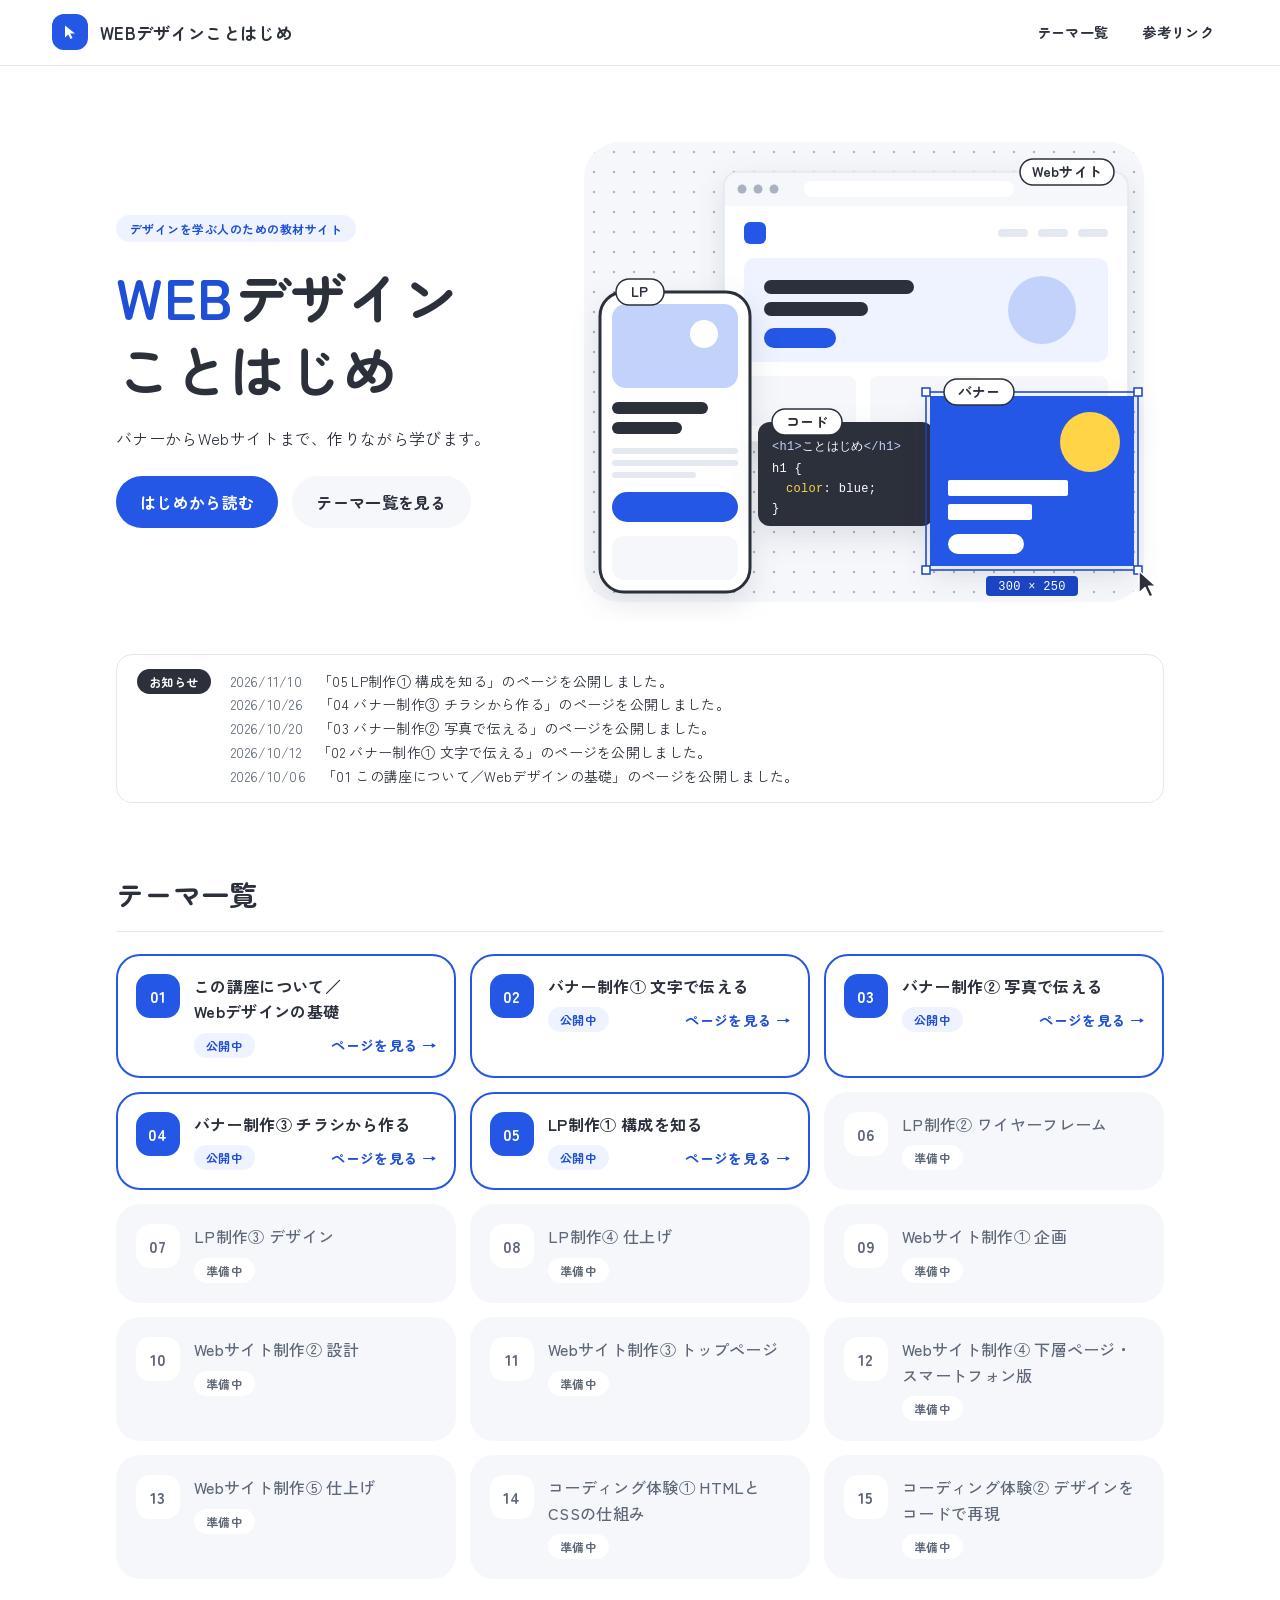
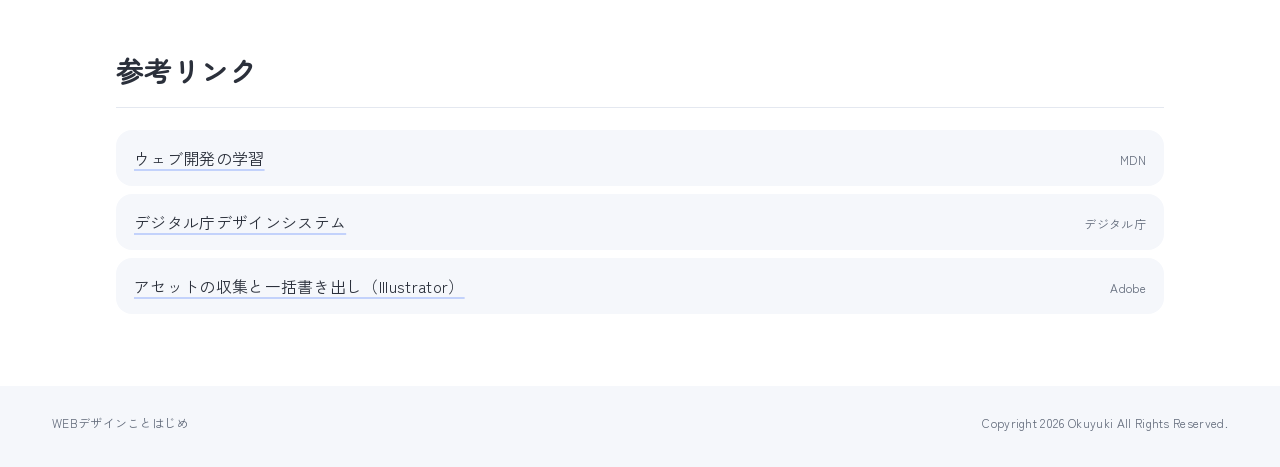
<file: index.html>
<!doctype html>
<html lang="ja">
<head>
<meta charset="utf-8">
<meta name="viewport" content="width=device-width, initial-scale=1, viewport-fit=cover">
<meta name="robots" content="noindex, nofollow">
<title>WEBデザインことはじめ</title>
<meta name="description" content="デザインを学ぶ人のための、Webデザインの教材サイト">
<link rel="preconnect" href="https://fonts.googleapis.com">
<link rel="preconnect" href="https://fonts.gstatic.com" crossorigin>
<link rel="stylesheet" href="https://fonts.googleapis.com/css2?family=Zen+Kaku+Gothic+New:wght@400;500;700&family=Zen+Maru+Gothic:wght@500;700&display=swap">
<link rel="stylesheet" href="style.css">
</head>
<body>

<header class="site-head">
  <div class="inner">
    <a class="site-name" href="./">
      <span class="mark"><svg viewBox="0 0 16 16" aria-hidden="true" focusable="false"><path d="M3 1.5v12l3.3-3 2.2 4.6 2-1-2.2-4.5H13z"/></svg></span>
      <span>WEBデザインことはじめ</span>
    </a>
    <nav class="head-nav" aria-label="サイト">
      <a href="#lessons">テーマ一覧</a>
      <a href="#links">参考リンク</a>
    </nav>
  </div>
</header>

<main>

  <!-- ===== ファーストビュー ===== -->
  <section class="hero">
    <div class="top-wrap">
      <div class="hero-card">
        <div class="hero-text">
          <p class="hero-eyebrow">デザインを学ぶ人のための教材サイト</p>
          <h1 class="hero-title"><span>WEB</span>デザイン<br>ことはじめ</h1>
          <p class="hero-lead">バナーからWebサイトまで、作りながら学びます。</p>
          <div class="hero-actions">
            <a class="btn" href="lesson01.html">はじめから読む</a>
            <a class="btn-ghost" href="#lessons">テーマ一覧を見る</a>
          </div>
        </div>

        <!-- 図：この講座で作る4つのもの。飾りなので、読み上げからは外す -->
        <div class="hero-visual">
          <svg viewBox="0 0 600 500" xmlns="http://www.w3.org/2000/svg" aria-hidden="true" focusable="false">
            <defs>
              <pattern id="dots" width="20" height="20" patternUnits="userSpaceOnUse">
                <circle cx="10" cy="10" r="1.2" class="v-faint"/>
              </pattern>
            </defs>

            <!-- 台紙 -->
            <rect x="20" y="20" width="560" height="460" rx="36" class="v-mist"/>
            <rect x="20" y="20" width="560" height="460" rx="36" fill="url(#dots)"/>

            <!-- Webサイト（ブラウザの画面） -->
            <g transform="translate(160 50)" class="v-shadow">
              <rect width="404" height="270" rx="14" class="v-paper"/>
              <path d="M0 14a14 14 0 0 1 14-14h376a14 14 0 0 1 14 14v20H0z" class="v-mist"/>
              <rect width="404" height="270" rx="14" class="v-outline"/>
              <circle cx="18" cy="17" r="4.5" class="v-faint"/>
              <circle cx="34" cy="17" r="4.5" class="v-faint"/>
              <circle cx="50" cy="17" r="4.5" class="v-faint"/>
              <rect x="80" y="9" width="210" height="16" rx="8" class="v-paper"/>
              <rect x="20" y="50" width="22" height="22" rx="6" class="v-accent"/>
              <rect x="274" y="57" width="30" height="8" rx="4" class="v-rule"/>
              <rect x="314" y="57" width="30" height="8" rx="4" class="v-rule"/>
              <rect x="354" y="57" width="30" height="8" rx="4" class="v-rule"/>
              <rect x="20" y="86" width="364" height="104" rx="10" class="v-tint"/>
              <rect x="40" y="108" width="150" height="14" rx="7" class="v-ink"/>
              <rect x="40" y="130" width="104" height="14" rx="7" class="v-ink"/>
              <rect x="40" y="156" width="72" height="20" rx="10" class="v-accent"/>
              <circle cx="318" cy="138" r="34" class="v-soft"/>
              <rect x="20" y="204" width="112" height="50" rx="8" class="v-mist"/>
              <rect x="146" y="204" width="112" height="50" rx="8" class="v-mist"/>
              <rect x="272" y="204" width="112" height="50" rx="8" class="v-mist"/>
            </g>
            <g class="v-label">
              <rect x="456" y="37" width="94" height="26" rx="13"/>
              <text x="503" y="55">Webサイト</text>
            </g>

            <!-- LP（スマートフォンの画面） -->
            <g transform="translate(36 170)" class="v-shadow">
              <rect width="150" height="300" rx="24" class="v-phone"/>
              <rect x="12" y="12" width="126" height="84" rx="14" class="v-soft"/>
              <circle cx="104" cy="42" r="14" class="v-paper"/>
              <rect x="12" y="110" width="96" height="12" rx="6" class="v-ink"/>
              <rect x="12" y="130" width="70" height="12" rx="6" class="v-ink"/>
              <rect x="12" y="156" width="126" height="6" rx="3" class="v-rule"/>
              <rect x="12" y="168" width="126" height="6" rx="3" class="v-rule"/>
              <rect x="12" y="180" width="84" height="6" rx="3" class="v-rule"/>
              <rect x="12" y="200" width="126" height="30" rx="15" class="v-accent"/>
              <rect x="12" y="244" width="126" height="44" rx="12" class="v-mist"/>
            </g>
            <g class="v-label">
              <rect x="52" y="157" width="48" height="26" rx="13"/>
              <text x="76" y="175">LP</text>
            </g>

            <!-- コード（HTMLとCSS） -->
            <g transform="translate(194 300)" class="v-shadow">
              <rect width="176" height="104" rx="12" class="v-ink"/>
              <text class="v-code" x="14" y="28"><tspan class="tag">&lt;h1&gt;</tspan>ことはじめ<tspan class="tag">&lt;/h1&gt;</tspan></text>
              <text class="v-code" x="14" y="50">h1 {</text>
              <text class="v-code" x="28" y="70"><tspan class="prop">color</tspan>: blue;</text>
              <text class="v-code" x="14" y="90">}</text>
            </g>
            <g class="v-label">
              <rect x="208" y="287" width="70" height="26" rx="13"/>
              <text x="243" y="305">コード</text>
            </g>

            <!-- バナー（300×250ピクセル）。まわりの線と四角は、選択中のしるし -->
            <g transform="translate(366 274)">
              <rect width="204" height="170" class="v-accent v-shadow"/>
              <circle cx="160" cy="46" r="30" class="v-sun"/>
              <rect x="18" y="84" width="120" height="16" rx="2" class="v-paper"/>
              <rect x="18" y="108" width="84" height="16" rx="2" class="v-paper"/>
              <rect x="18" y="138" width="76" height="20" rx="10" class="v-paper"/>
              <rect x="-4" y="-4" width="212" height="178" class="v-select"/>
              <rect x="-8" y="-8" width="8" height="8" class="v-handle"/>
              <rect x="204" y="-8" width="8" height="8" class="v-handle"/>
              <rect x="-8" y="170" width="8" height="8" class="v-handle"/>
              <rect x="204" y="170" width="8" height="8" class="v-handle"/>
              <rect x="56" y="180" width="92" height="20" rx="4" class="v-size"/>
              <text class="v-size-text" x="102" y="194">300 × 250</text>
              <path d="M0 0v22l6-5.5 4.5 9.5 3.5-1.6-4.4-9.2H17z" transform="translate(209 175)" class="v-cursor"/>
            </g>
            <g class="v-label">
              <rect x="380" y="257" width="70" height="26" rx="13"/>
              <text x="415" y="275">バナー</text>
            </g>
          </svg>
        </div>
      </div>
    </div>
  </section>

  <!-- ===== お知らせ ===== -->
  <section class="top-news">
    <div class="top-wrap">
      <div class="news">
        <span class="news-label">お知らせ</span>
        <ul>
          <li><time datetime="2026-11-10">2026/11/10</time><span>「05 LP制作① 構成を知る」のページを公開しました。</span></li>
          <li><time datetime="2026-10-26">2026/10/26</time><span>「04 バナー制作③ チラシから作る」のページを公開しました。</span></li>
          <li><time datetime="2026-10-20">2026/10/20</time><span>「03 バナー制作② 写真で伝える」のページを公開しました。</span></li>
          <li><time datetime="2026-10-12">2026/10/12</time><span>「02 バナー制作① 文字で伝える」のページを公開しました。</span></li>
          <li><time datetime="2026-10-06">2026/10/06</time><span>「01 この講座について／Webデザインの基礎」のページを公開しました。</span></li>
        </ul>
      </div>
    </div>
  </section>

  <!-- ===== テーマ一覧 =====
       ページを公開するときは、カードを次の形に書きかえる。
       <a class="course-card is-open" href="lesson01.html">
         <span class="cc-no">01</span>
         <span class="cc-body">
           <span class="cc-title">テーマ名</span>
           <span class="cc-foot"><span class="pill pill-accent">公開中</span><span class="cc-go">ページを見る</span></span>
         </span>
       </a>
  -->
  <section class="top-sec" id="lessons">
    <div class="top-wrap">
      <div class="top-head">
        <h2>テーマ一覧</h2>
      </div>

      <div class="course-grid">
        <a class="course-card is-open" href="lesson01.html">
          <span class="cc-no">01</span>
          <span class="cc-body">
            <span class="cc-title">この講座について／Webデザインの基礎</span>
            <span class="cc-foot"><span class="pill pill-accent">公開中</span><span class="cc-go">ページを見る</span></span>
          </span>
        </a>
        <a class="course-card is-open" href="lesson02.html">
          <span class="cc-no">02</span>
          <span class="cc-body">
            <span class="cc-title">バナー制作① 文字で伝える</span>
            <span class="cc-foot"><span class="pill pill-accent">公開中</span><span class="cc-go">ページを見る</span></span>
          </span>
        </a>
        <a class="course-card is-open" href="lesson03.html">
          <span class="cc-no">03</span>
          <span class="cc-body">
            <span class="cc-title">バナー制作② 写真で伝える</span>
            <span class="cc-foot"><span class="pill pill-accent">公開中</span><span class="cc-go">ページを見る</span></span>
          </span>
        </a>
        <a class="course-card is-open" href="lesson04.html">
          <span class="cc-no">04</span>
          <span class="cc-body">
            <span class="cc-title">バナー制作③ チラシから作る</span>
            <span class="cc-foot"><span class="pill pill-accent">公開中</span><span class="cc-go">ページを見る</span></span>
          </span>
        </a>
        <a class="course-card is-open" href="lesson05.html">
          <span class="cc-no">05</span>
          <span class="cc-body">
            <span class="cc-title">LP制作① 構成を知る</span>
            <span class="cc-foot"><span class="pill pill-accent">公開中</span><span class="cc-go">ページを見る</span></span>
          </span>
        </a>
        <div class="course-card is-soon">
          <span class="cc-no">06</span>
          <span class="cc-body">
            <span class="cc-title">LP制作② ワイヤーフレーム</span>
            <span class="cc-foot"><span class="pill pill-mute">準備中</span></span>
          </span>
        </div>
        <div class="course-card is-soon">
          <span class="cc-no">07</span>
          <span class="cc-body">
            <span class="cc-title">LP制作③ デザイン</span>
            <span class="cc-foot"><span class="pill pill-mute">準備中</span></span>
          </span>
        </div>
        <div class="course-card is-soon">
          <span class="cc-no">08</span>
          <span class="cc-body">
            <span class="cc-title">LP制作④ 仕上げ</span>
            <span class="cc-foot"><span class="pill pill-mute">準備中</span></span>
          </span>
        </div>
        <div class="course-card is-soon">
          <span class="cc-no">09</span>
          <span class="cc-body">
            <span class="cc-title">Webサイト制作① 企画</span>
            <span class="cc-foot"><span class="pill pill-mute">準備中</span></span>
          </span>
        </div>
        <div class="course-card is-soon">
          <span class="cc-no">10</span>
          <span class="cc-body">
            <span class="cc-title">Webサイト制作② 設計</span>
            <span class="cc-foot"><span class="pill pill-mute">準備中</span></span>
          </span>
        </div>
        <div class="course-card is-soon">
          <span class="cc-no">11</span>
          <span class="cc-body">
            <span class="cc-title">Webサイト制作③ トップページ</span>
            <span class="cc-foot"><span class="pill pill-mute">準備中</span></span>
          </span>
        </div>
        <div class="course-card is-soon">
          <span class="cc-no">12</span>
          <span class="cc-body">
            <span class="cc-title">Webサイト制作④ 下層ページ・スマートフォン版</span>
            <span class="cc-foot"><span class="pill pill-mute">準備中</span></span>
          </span>
        </div>
        <div class="course-card is-soon">
          <span class="cc-no">13</span>
          <span class="cc-body">
            <span class="cc-title">Webサイト制作⑤ 仕上げ</span>
            <span class="cc-foot"><span class="pill pill-mute">準備中</span></span>
          </span>
        </div>
        <div class="course-card is-soon">
          <span class="cc-no">14</span>
          <span class="cc-body">
            <span class="cc-title">コーディング体験① HTMLとCSSの仕組み</span>
            <span class="cc-foot"><span class="pill pill-mute">準備中</span></span>
          </span>
        </div>
        <div class="course-card is-soon">
          <span class="cc-no">15</span>
          <span class="cc-body">
            <span class="cc-title">コーディング体験② デザインをコードで再現</span>
            <span class="cc-foot"><span class="pill pill-mute">準備中</span></span>
          </span>
        </div>
      </div>
    </div>
  </section>

  <!-- ===== 参考リンク ===== -->
  <section class="top-sec" id="links">
    <div class="top-wrap">
      <div class="top-head">
        <h2>参考リンク</h2>
      </div>
      <ul class="links">
        <li><a href="https://developer.mozilla.org/ja/docs/Learn_web_development" target="_blank" rel="noopener">ウェブ開発の学習</a><span class="src">MDN</span></li>
        <li><a href="https://design.digital.go.jp/" target="_blank" rel="noopener">デジタル庁デザインシステム</a><span class="src">デジタル庁</span></li>
        <li><a href="https://helpx.adobe.com/jp/illustrator/using/collect-assets-export-for-screens.html" target="_blank" rel="noopener">アセットの収集と一括書き出し（Illustrator）</a><span class="src">Adobe</span></li>
      </ul>
    </div>
  </section>

</main>

<footer class="site-foot">
  <div class="inner">
    <span>WEBデザインことはじめ</span>
    <span>Copyright 2026 Okuyuki All Rights Reserved.</span>
  </div>
</footer>

<script src="js/budoux-ja.js"></script>
<script src="js/site.js"></script>
</body>
</html>
</file>
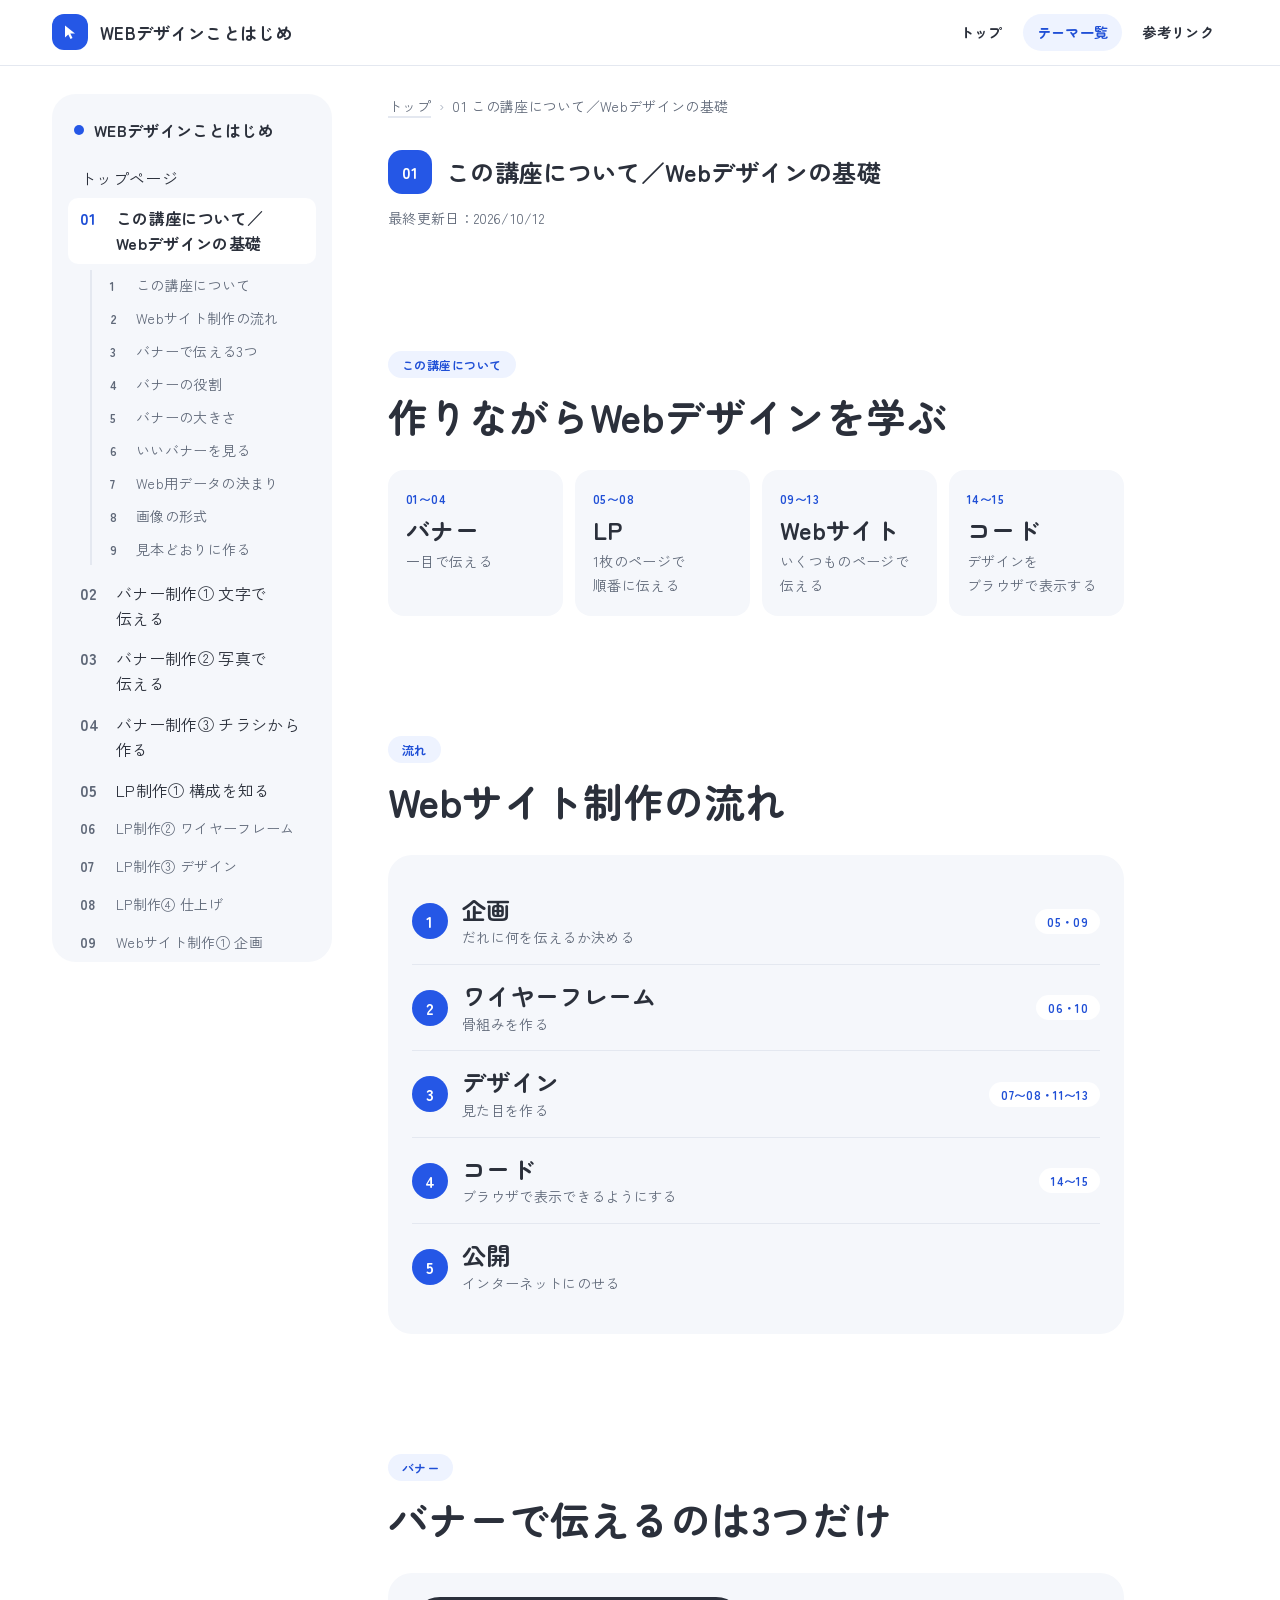
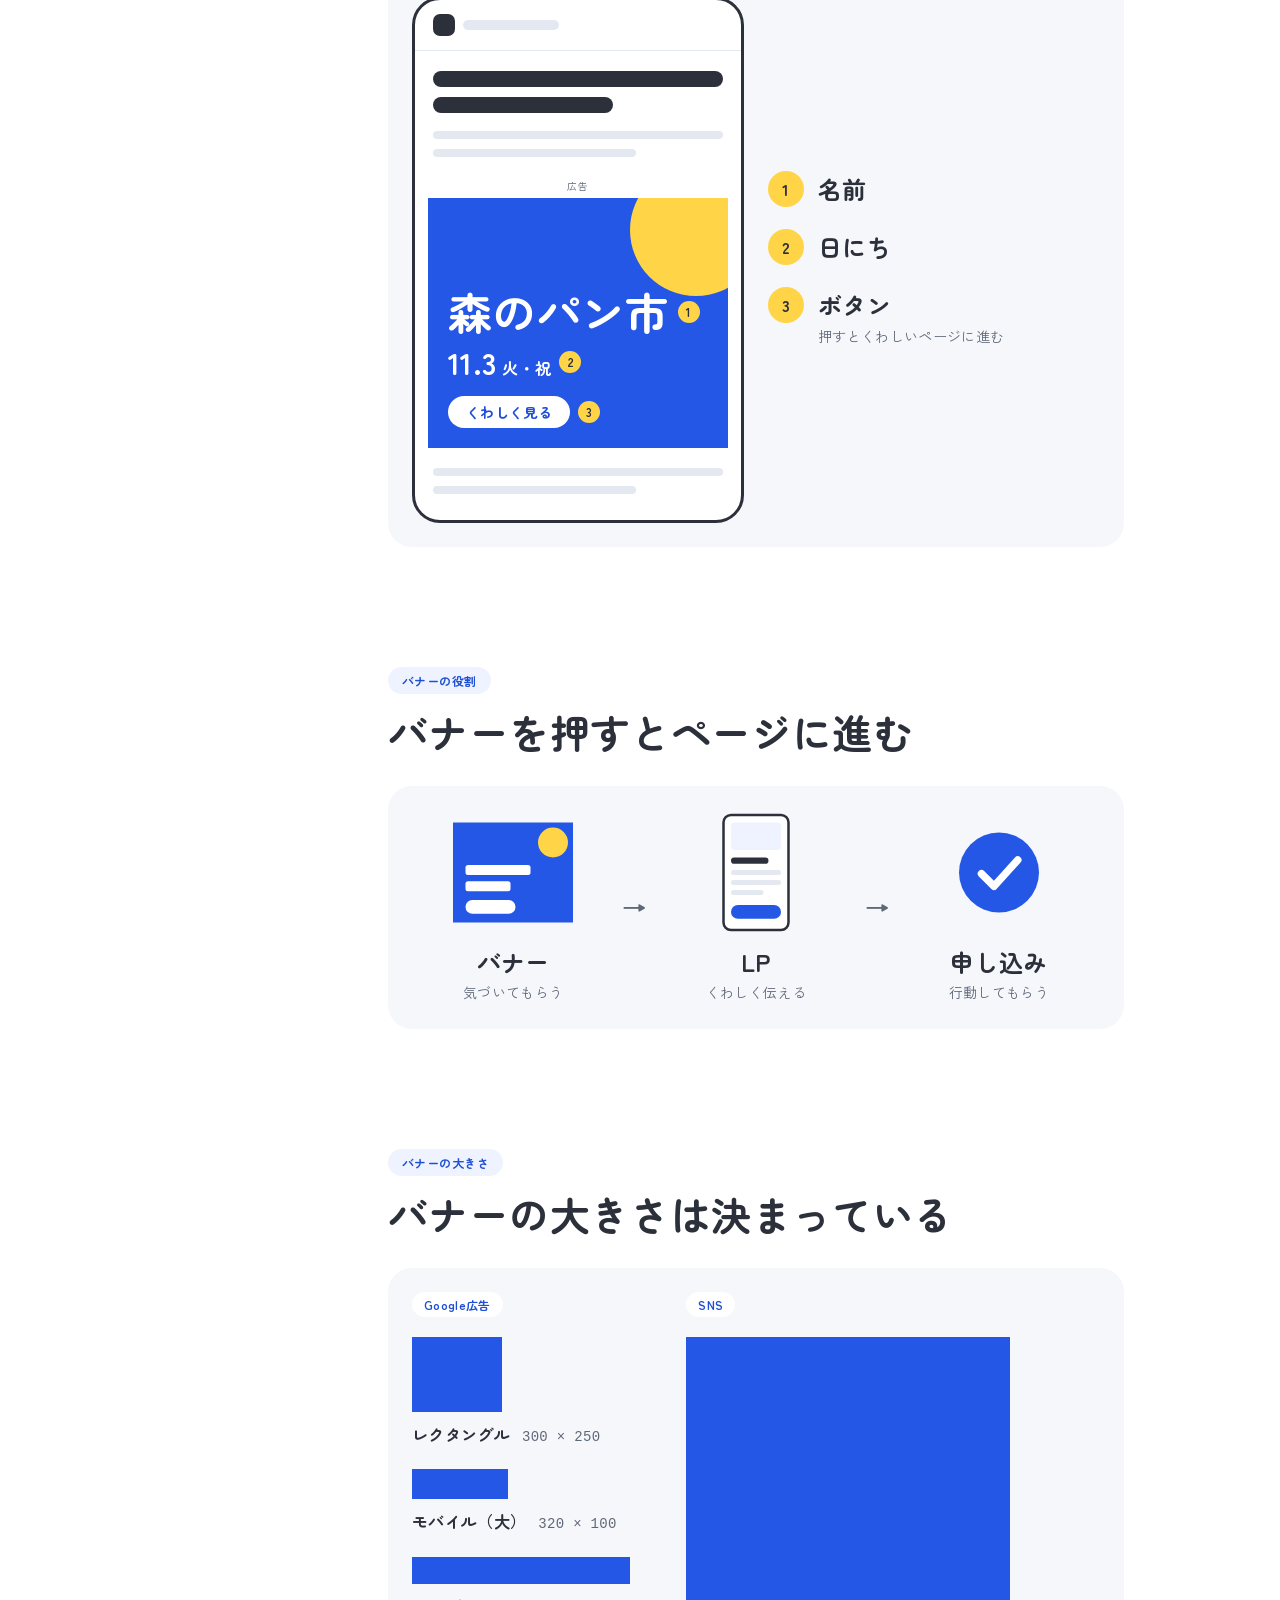
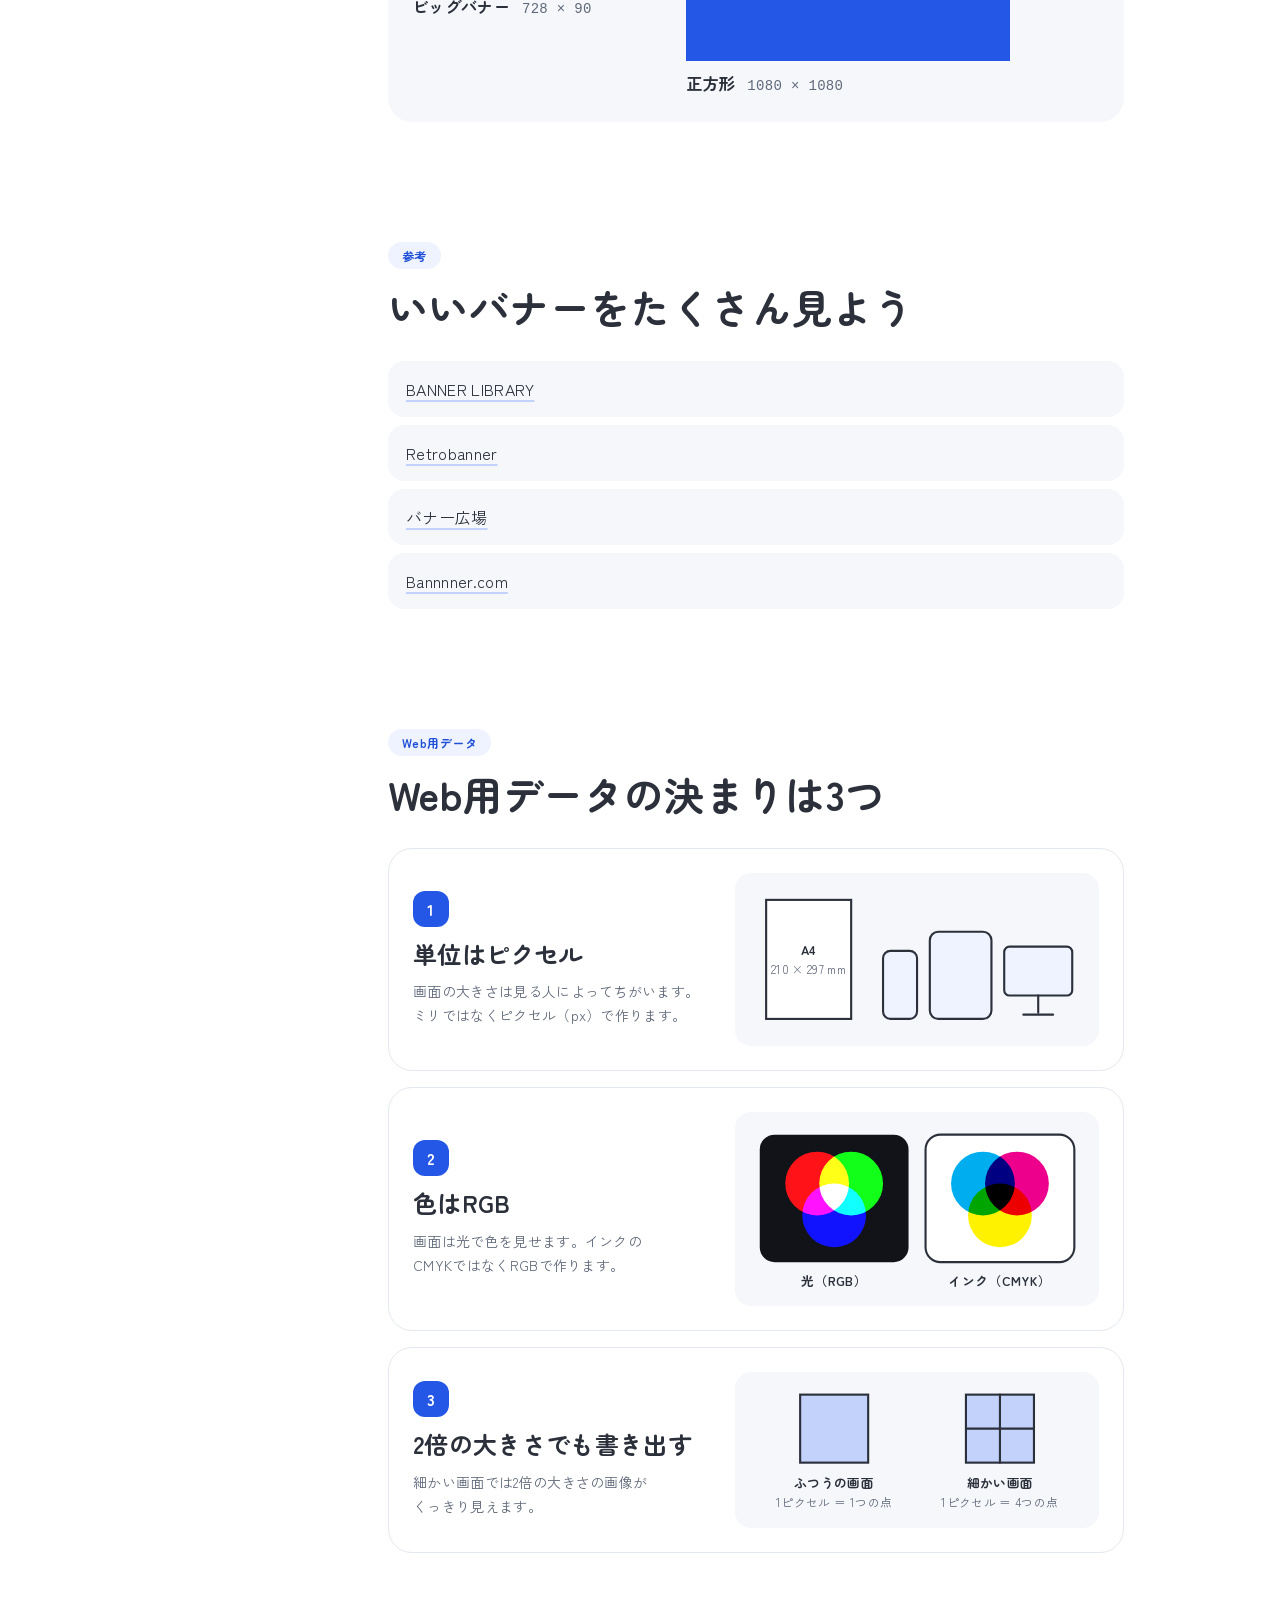
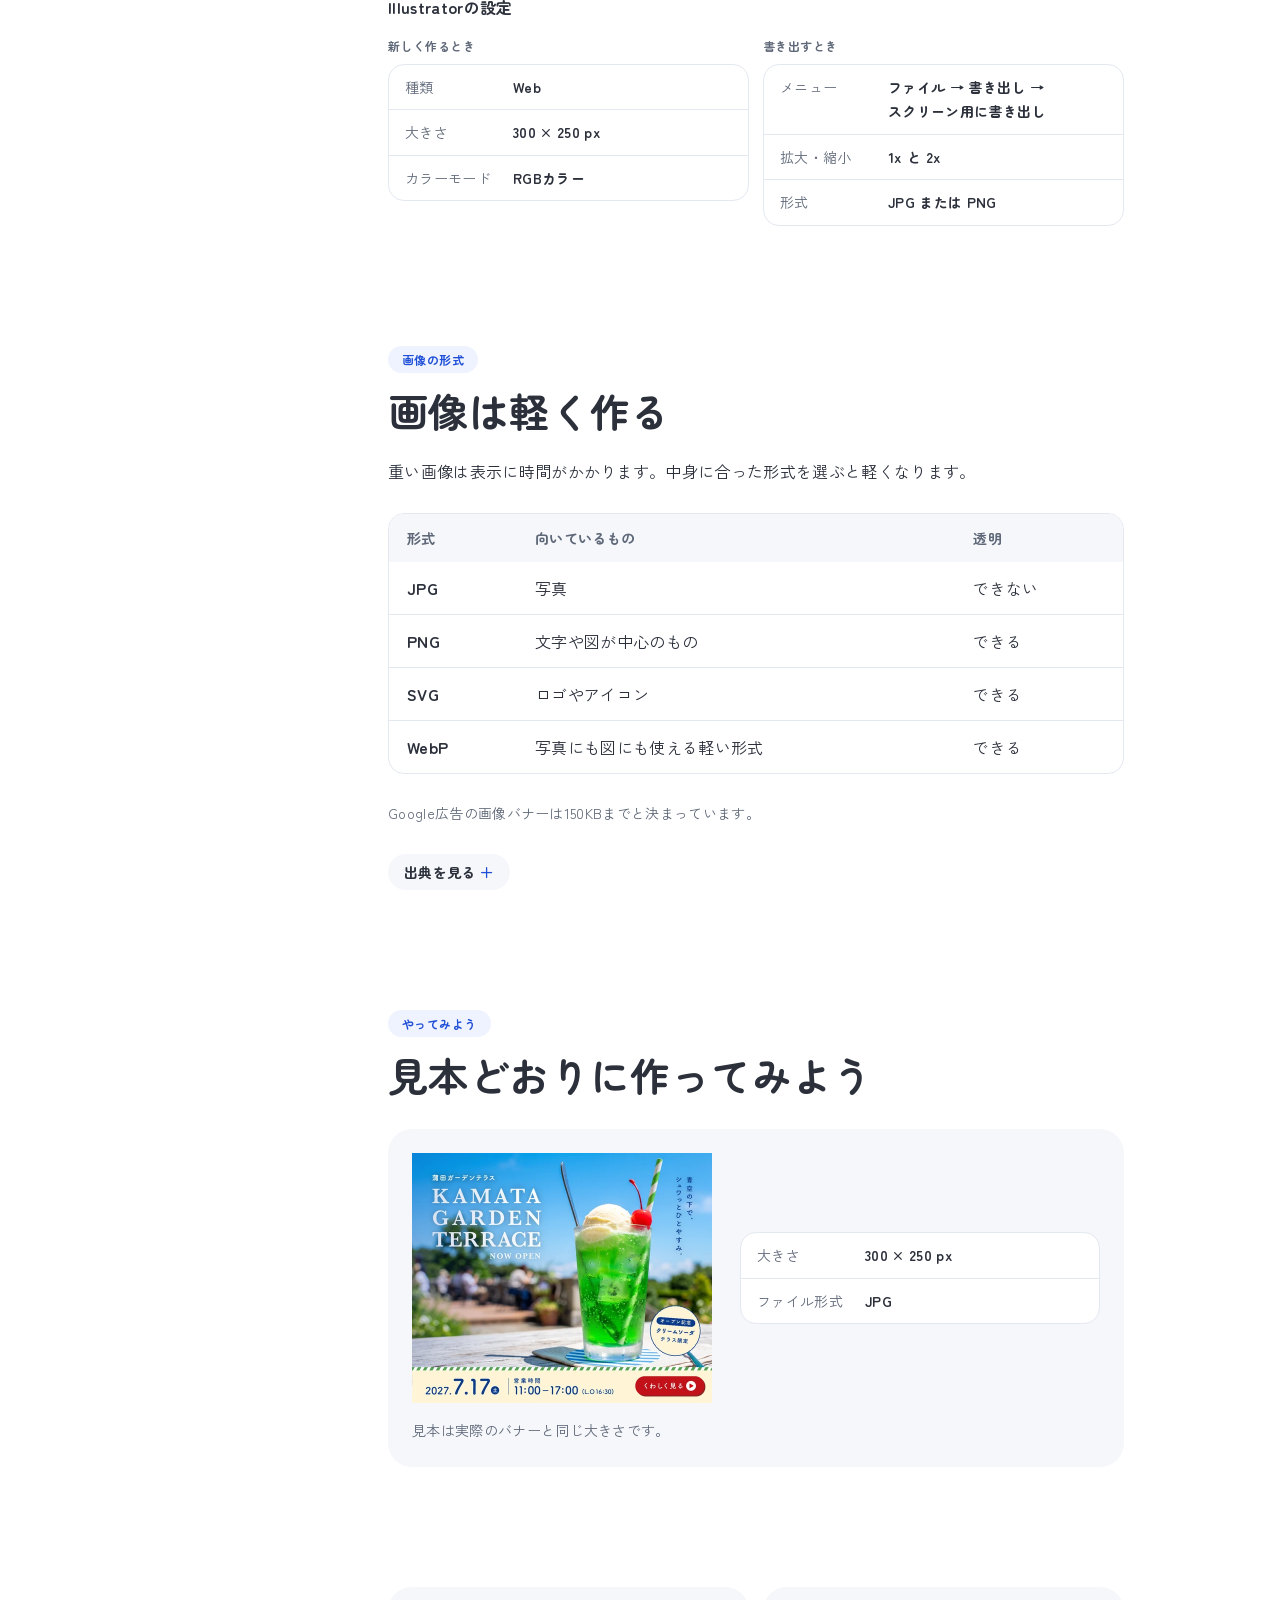
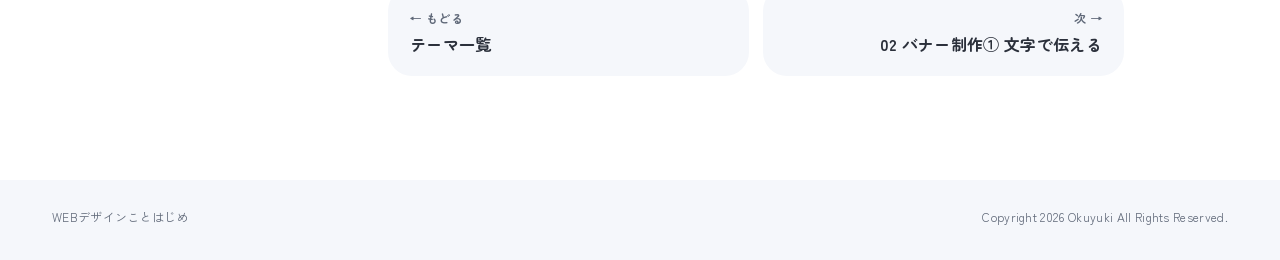
<file: lesson01.html>
<!doctype html>
<html lang="ja">
<head>
<meta charset="utf-8">
<meta name="viewport" content="width=device-width, initial-scale=1, viewport-fit=cover">
<meta name="robots" content="noindex, nofollow">
<title>この講座について／Webデザインの基礎｜WEBデザインことはじめ</title>
<meta name="description" content="バナーで伝えること、Web用データの3つの決まり、見本どおりのバナー作り">
<link rel="preconnect" href="https://fonts.googleapis.com">
<link rel="preconnect" href="https://fonts.gstatic.com" crossorigin>
<link rel="stylesheet" href="https://fonts.googleapis.com/css2?family=Zen+Kaku+Gothic+New:wght@400;500;700&family=Zen+Maru+Gothic:wght@500;700&display=swap">
<link rel="stylesheet" href="style.css">
</head>
<body>

<header class="site-head">
  <div class="inner">
    <a class="site-name" href="./">
      <span class="mark"><svg viewBox="0 0 16 16" aria-hidden="true" focusable="false"><path d="M3 1.5v12l3.3-3 2.2 4.6 2-1-2.2-4.5H13z"/></svg></span>
      <span>WEBデザインことはじめ</span>
    </a>
    <nav class="head-nav" aria-label="サイト">
      <a href="./">トップ</a>
      <a href="./#lessons" aria-current="page">テーマ一覧</a>
      <a href="./#links">参考リンク</a>
    </nav>
  </div>
</header>

<div class="layout">

  <!-- ===== 目次 ===== -->
  <details class="toc" open>
    <summary><span class="dot"></span>WEBデザインことはじめ<span class="toggle"></span></summary>
    <div class="toc-body">
      <a class="toc-top" href="./">トップページ</a>

      <div class="toc-item is-current">
        <a class="toc-head" href="lesson01.html" aria-current="page"><span class="toc-no">01</span><span class="toc-title">この講座について／Webデザインの基礎</span></a>
        <ul class="toc-parts">
          <li><a href="#about"><span class="n">1</span><span>この講座について</span></a></li>
          <li><a href="#flow"><span class="n">2</span><span>Webサイト制作の流れ</span></a></li>
          <li><a href="#banner"><span class="n">3</span><span>バナーで伝える3つ</span></a></li>
          <li><a href="#role"><span class="n">4</span><span>バナーの役割</span></a></li>
          <li><a href="#size"><span class="n">5</span><span>バナーの大きさ</span></a></li>
          <li><a href="#see"><span class="n">6</span><span>いいバナーを見る</span></a></li>
          <li><a href="#data"><span class="n">7</span><span>Web用データの決まり</span></a></li>
          <li><a href="#format"><span class="n">8</span><span>画像の形式</span></a></li>
          <li><a href="#make"><span class="n">9</span><span>見本どおりに作る</span></a></li>
        </ul>
      </div>
      <div class="toc-item"><a class="toc-head" href="lesson02.html"><span class="toc-no">02</span><span class="toc-title">バナー制作① 文字で伝える</span></a></div>
      <div class="toc-item"><a class="toc-head" href="lesson03.html"><span class="toc-no">03</span><span class="toc-title">バナー制作② 写真で伝える</span></a></div>
      <div class="toc-item"><a class="toc-head" href="lesson04.html"><span class="toc-no">04</span><span class="toc-title">バナー制作③ チラシから作る</span></a></div>
      <div class="toc-item"><a class="toc-head" href="lesson05.html"><span class="toc-no">05</span><span class="toc-title">LP制作① 構成を知る</span></a></div>
      <div class="toc-item is-soon"><span class="toc-head"><span class="toc-no">06</span><span class="toc-title">LP制作② ワイヤーフレーム</span></span></div>
      <div class="toc-item is-soon"><span class="toc-head"><span class="toc-no">07</span><span class="toc-title">LP制作③ デザイン</span></span></div>
      <div class="toc-item is-soon"><span class="toc-head"><span class="toc-no">08</span><span class="toc-title">LP制作④ 仕上げ</span></span></div>
      <div class="toc-item is-soon"><span class="toc-head"><span class="toc-no">09</span><span class="toc-title">Webサイト制作① 企画</span></span></div>
      <div class="toc-item is-soon"><span class="toc-head"><span class="toc-no">10</span><span class="toc-title">Webサイト制作② 設計</span></span></div>
      <div class="toc-item is-soon"><span class="toc-head"><span class="toc-no">11</span><span class="toc-title">Webサイト制作③ トップページ</span></span></div>
      <div class="toc-item is-soon"><span class="toc-head"><span class="toc-no">12</span><span class="toc-title">Webサイト制作④ 下層ページ・スマートフォン版</span></span></div>
      <div class="toc-item is-soon"><span class="toc-head"><span class="toc-no">13</span><span class="toc-title">Webサイト制作⑤ 仕上げ</span></span></div>
      <div class="toc-item is-soon"><span class="toc-head"><span class="toc-no">14</span><span class="toc-title">コーディング体験① HTMLとCSSの仕組み</span></span></div>
      <div class="toc-item is-soon"><span class="toc-head"><span class="toc-no">15</span><span class="toc-title">コーディング体験② デザインをコードで再現</span></span></div>
    </div>
  </details>

  <!-- ===== 本文 ===== -->
  <main class="main">
    <nav class="crumbs" aria-label="パンくずリスト"><a href="./">トップ</a><span>01 この講座について／Webデザインの基礎</span></nav>

    <header class="page-head">
      <span class="no">01</span>
      <h1 class="page-title">この講座について／Webデザインの基礎</h1>
    </header>
    <p class="dates">最終更新日：2026/10/12</p>

    <!-- ===== この講座について ===== -->
    <section class="part" id="about">
      <p class="part-label">この講座について</p>
      <h2 class="msg">作りながらWebデザインを学ぶ</h2>
      <ul class="tiles">
        <li><span class="k">01〜04</span><b>バナー</b><p>一目で伝える</p></li>
        <li><span class="k">05〜08</span><b>LP</b><p>1枚のページで順番に伝える</p></li>
        <li><span class="k">09〜13</span><b>Webサイト</b><p>いくつものページで伝える</p></li>
        <li><span class="k">14〜15</span><b>コード</b><p>デザインをブラウザで表示する</p></li>
      </ul>
    </section>

    <!-- ===== 流れ ===== -->
    <section class="part" id="flow">
      <p class="part-label">流れ</p>
      <h2 class="msg">Webサイト制作の流れ</h2>

      <figure class="fig">
        <ol class="flow">
          <li><b>企画</b><span>だれに何を伝えるか決める</span><em>05・09</em></li>
          <li><b>ワイヤーフレーム</b><span>骨組みを作る</span><em>06・10</em></li>
          <li><b>デザイン</b><span>見た目を作る</span><em>07〜08・11〜13</em></li>
          <li><b>コード</b><span>ブラウザで表示できるようにする</span><em>14〜15</em></li>
          <li><b>公開</b><span>インターネットにのせる</span></li>
        </ol>
      </figure>
    </section>

    <!-- ===== バナー ===== -->
    <section class="part" id="banner">
      <p class="part-label">バナー</p>
      <h2 class="msg">バナーで伝えるのは3つだけ</h2>

      <figure class="fig">
        <div class="duo">
          <div class="phone">
            <div class="ph-bar" aria-hidden="true"><i></i><span></span></div>
            <div class="ph-body">
              <span class="ph-h" aria-hidden="true"></span>
              <span class="ph-h is-short" aria-hidden="true"></span>
              <span class="ph-line" aria-hidden="true"></span>
              <span class="ph-line is-short" aria-hidden="true"></span>
              <div class="slot">
                <span class="slot-label">広告</span>
                <div class="bn" role="img" aria-label="バナー。1 イベントの名前「森のパン市」、2 日にち「11月3日 火曜・祝日」、3「くわしく見る」ボタン">
                  <span class="bn-sun"></span>
                  <span class="bn-row"><span class="bn-title">森のパン市</span><span class="bn-mark">1</span></span>
                  <span class="bn-row"><span class="bn-date"><b>11.3</b>火・祝</span><span class="bn-mark">2</span></span>
                  <span class="bn-row"><span class="bn-btn">くわしく見る</span><span class="bn-mark">3</span></span>
                </div>
              </div>
              <span class="ph-line" aria-hidden="true"></span>
              <span class="ph-line is-short" aria-hidden="true"></span>
            </div>
          </div>
          <ol class="three">
            <li><b>名前</b></li>
            <li><b>日にち</b></li>
            <li><b>ボタン</b><span>押すとくわしいページに進む</span></li>
          </ol>
        </div>
      </figure>
    </section>

    <!-- ===== バナーの役割 ===== -->
    <section class="part" id="role">
      <p class="part-label">バナーの役割</p>
      <h2 class="msg">バナーを押すとページに進む</h2>

      <figure class="fig">
        <div class="chain">
          <div class="chain-cell">
            <svg viewBox="0 0 120 100" aria-hidden="true" focusable="false">
              <rect x="12" y="10" width="96" height="80" class="g-accent"/>
              <circle cx="92" cy="26" r="12" class="g-sun"/>
              <rect x="22" y="44" width="52" height="8" rx="2" class="g-paper"/>
              <rect x="22" y="57" width="36" height="8" rx="2" class="g-paper"/>
              <rect x="22" y="72" width="40" height="11" rx="5.5" class="g-paper"/>
            </svg>
            <b>バナー</b>
            <span>気づいてもらう</span>
          </div>
          <span class="chain-arrow" aria-hidden="true">→</span>
          <div class="chain-cell">
            <svg viewBox="0 0 120 100" aria-hidden="true" focusable="false">
              <rect x="34" y="4" width="52" height="92" rx="6" class="g-sheet"/>
              <rect x="40" y="10" width="40" height="22" rx="3" class="g-tint"/>
              <rect x="40" y="38" width="30" height="5" rx="2.5" class="g-ink"/>
              <rect x="40" y="48" width="40" height="4" rx="2" class="g-rule"/>
              <rect x="40" y="56" width="40" height="4" rx="2" class="g-rule"/>
              <rect x="40" y="64" width="26" height="4" rx="2" class="g-rule"/>
              <rect x="40" y="76" width="40" height="11" rx="5.5" class="g-accent"/>
            </svg>
            <b>LP</b>
            <span>くわしく伝える</span>
          </div>
          <span class="chain-arrow" aria-hidden="true">→</span>
          <div class="chain-cell">
            <svg viewBox="0 0 120 100" aria-hidden="true" focusable="false">
              <circle cx="60" cy="50" r="32" class="g-accent"/>
              <path d="M46 51l10 10 19-21" class="g-check"/>
            </svg>
            <b>申し込み</b>
            <span>行動してもらう</span>
          </div>
        </div>
      </figure>
    </section>

    <!-- ===== バナーの大きさ ===== -->
    <section class="part" id="size">
      <p class="part-label">バナーの大きさ</p>
      <h2 class="msg">バナーの大きさは決まっている</h2>

      <figure class="fig">
        <div class="sizes">
          <div class="size-group">
            <p class="size-kind">Google広告</p>
            <div class="size"><span class="box is-rect"></span><b>レクタングル</b><span class="px">300 × 250</span></div>
            <div class="size"><span class="box is-mobile"></span><b>モバイル（大）</b><span class="px">320 × 100</span></div>
            <div class="size"><span class="box is-big"></span><b>ビッグバナー</b><span class="px">728 × 90</span></div>
          </div>
          <div class="size-group">
            <p class="size-kind">SNS</p>
            <div class="size"><span class="box is-square"></span><b>正方形</b><span class="px">1080 × 1080</span></div>
          </div>
        </div>
      </figure>
    </section>

    <!-- ===== 参考 ===== -->
    <section class="part" id="see">
      <p class="part-label">参考</p>
      <h2 class="msg">いいバナーをたくさん見よう</h2>

      <ul class="links">
        <li><a href="https://design-library.jp/" target="_blank" rel="noopener">BANNER LIBRARY</a></li>
        <li><a href="https://retrobanner.net/" target="_blank" rel="noopener">Retrobanner</a></li>
        <li><a href="https://banner-hiroba.com/" target="_blank" rel="noopener">バナー広場</a></li>
        <li><a href="https://bannnner.com/" target="_blank" rel="noopener">Bannnner.com</a></li>
      </ul>
    </section>

    <!-- ===== Web用データ ===== -->
    <section class="part" id="data">
      <p class="part-label">Web用データ</p>
      <h2 class="msg">Web用データの決まりは3つ</h2>

      <div class="rules">
        <article class="rule">
          <div class="rule-text">
            <span class="rule-no">1</span>
            <h3>単位はピクセル</h3>
            <p>画面の大きさは見る人によってちがいます。ミリではなくピクセル（px）で作ります。</p>
          </div>
          <div class="rule-fig">
            <svg viewBox="0 0 320 140" role="img" aria-label="A4の紙が1枚と、大きさのちがう3つの画面（スマートフォン、タブレット、パソコン）">
              <rect x="18" y="14" width="80" height="112" class="g-sheet"/>
              <text x="58" y="66" class="g-text">A4</text>
              <text x="58" y="84" class="g-sub">210 × 297 mm</text>
              <rect x="128" y="62" width="32" height="64" rx="7" class="g-screen"/>
              <rect x="172" y="44" width="58" height="82" rx="8" class="g-screen"/>
              <rect x="242" y="58" width="64" height="46" rx="5" class="g-screen"/>
              <path d="M274 104v16M260 122h28" class="g-line"/>
            </svg>
          </div>
        </article>

        <article class="rule">
          <div class="rule-text">
            <span class="rule-no">2</span>
            <h3>色はRGB</h3>
            <p>画面は光で色を見せます。インクのCMYKではなくRGBで作ります。</p>
          </div>
          <div class="rule-fig">
            <svg viewBox="0 0 320 160" role="img" aria-label="左は光の3色（赤・緑・青）。重なったところが白くなる。右はインクの3色（シアン・マゼンタ・イエロー）。重なったところが黒っぽくなる">
              <g class="g-blend g-rgb">
                <rect x="12" y="10" width="140" height="120" rx="14" class="g-dark"/>
                <circle cx="66" cy="56" r="30" class="g-r"/>
                <circle cx="98" cy="56" r="30" class="g-g"/>
                <circle cx="82" cy="86" r="30" class="g-b"/>
              </g>
              <g class="g-blend g-cmy">
                <rect x="168" y="10" width="140" height="120" rx="14" class="g-sheet"/>
                <circle cx="222" cy="56" r="30" class="g-c"/>
                <circle cx="254" cy="56" r="30" class="g-m"/>
                <circle cx="238" cy="86" r="30" class="g-y"/>
              </g>
              <text x="82" y="152" class="g-text">光（RGB）</text>
              <text x="238" y="152" class="g-text">インク（CMYK）</text>
            </svg>
          </div>
        </article>

        <article class="rule">
          <div class="rule-text">
            <span class="rule-no">3</span>
            <h3>2倍の大きさでも書き出す</h3>
            <p>細かい画面では2倍の大きさの画像がくっきり見えます。</p>
          </div>
          <div class="rule-fig">
            <svg viewBox="0 0 320 124" role="img" aria-label="ふつうの画面は、1ピクセルを1つの点で表示する。細かい画面は、1ピクセルを4つの点で表示する">
          <rect x="50" y="10" width="64" height="64" class="g-px"/>
          <text x="82" y="98" class="g-text">ふつうの画面</text>
          <text x="82" y="116" class="g-sub">1ピクセル ＝ 1つの点</text>
          <rect x="206" y="10" width="64" height="64" class="g-px"/>
          <path d="M238 10v64M206 42h64" class="g-line"/>
          <text x="238" y="98" class="g-text">細かい画面</text>
          <text x="238" y="116" class="g-sub">1ピクセル ＝ 4つの点</text>
        </svg>
          </div>
        </article>
      </div>

      <div class="ref">
        <p class="ref-h">Illustratorの設定</p>
        <div class="ref-cols">
          <div class="ref-col">
            <p class="ref-k">新しく作るとき</p>
            <dl class="spec">
              <div><dt>種類</dt><dd>Web</dd></div>
              <div><dt>大きさ</dt><dd>300 × 250 px</dd></div>
              <div><dt>カラーモード</dt><dd>RGBカラー</dd></div>
            </dl>
          </div>
          <div class="ref-col">
            <p class="ref-k">書き出すとき</p>
            <dl class="spec">
              <div><dt>メニュー</dt><dd>ファイル → 書き出し → スクリーン用に書き出し</dd></div>
              <div><dt>拡大・縮小</dt><dd>1x と 2x</dd></div>
              <div><dt>形式</dt><dd>JPG または PNG</dd></div>
            </dl>
          </div>
        </div>
      </div>
    </section>

    <!-- ===== 画像の形式 ===== -->
    <section class="part" id="format">
      <p class="part-label">画像の形式</p>
      <h2 class="msg">画像は軽く作る</h2>
      <p class="say">重い画像は表示に時間がかかります。中身に合った形式を選ぶと軽くなります。</p>

      <div class="tbl-wrap">
        <table class="tbl">
          <thead>
            <tr><th scope="col">形式</th><th scope="col">向いているもの</th><th scope="col">透明</th></tr>
          </thead>
          <tbody>
            <tr><th scope="row">JPG</th><td>写真</td><td>できない</td></tr>
            <tr><th scope="row">PNG</th><td>文字や図が中心のもの</td><td>できる</td></tr>
            <tr><th scope="row">SVG</th><td>ロゴやアイコン</td><td>できる</td></tr>
            <tr><th scope="row">WebP</th><td>写真にも図にも使える軽い形式</td><td>できる</td></tr>
          </tbody>
        </table>
      </div>
      <p class="aside">Google広告の画像バナーは150KBまでと決まっています。</p>

      <details class="more">
        <summary>出典を見る</summary>
        <ul class="links">
          <li><a href="https://support.google.com/google-ads/answer/1722096?hl=ja" target="_blank" rel="noopener">アップロード型ディスプレイ広告の仕様</a><span class="src">Google 広告 ヘルプ</span></li>
          <li><a href="https://developer.mozilla.org/ja/docs/Web/Media/Guides/Formats/Image_types" target="_blank" rel="noopener">画像ファイルの種類と形式ガイド</a><span class="src">MDN</span></li>
          <li><a href="https://web.dev/articles/high-dpi?hl=ja" target="_blank" rel="noopener">可変ピクセル密度向けの高 DPI 画像</a><span class="src">web.dev（Google）</span></li>
          <li><a href="https://helpx.adobe.com/jp/illustrator/using/collect-assets-export-for-screens.html" target="_blank" rel="noopener">アセットの収集と一括書き出し</a><span class="src">Adobe</span></li>
        </ul>
      </details>
    </section>

    <!-- ===== 見本どおりに作る ===== -->
    <section class="part" id="make">
      <p class="part-label">やってみよう</p>
      <h2 class="msg">見本どおりに作ってみよう</h2>

      <figure class="fig">
        <div class="remake">
          <img class="sample" src="images/sample-banner.webp" width="300" height="250" alt="見本のバナー。蒲田ガーデンテラス KAMATA GARDEN TERRACE NOW OPEN。青空の下で、シュワっとひとやすみ。オープン記念 クリームソーダ テラス限定。2027年7月17日 土曜、営業時間 11時から17時、くわしく見るボタン。青空とクリームソーダの写真">
          <dl class="spec">
            <div><dt>大きさ</dt><dd>300 × 250 px</dd></div>
            <div><dt>ファイル形式</dt><dd>JPG</dd></div>
          </dl>
        </div>
        <figcaption>見本は実際のバナーと同じ大きさです。</figcaption>
      </figure>
    </section>

    <nav class="pager" aria-label="ページ送り">
      <a class="pg pg-prev" href="./#lessons"><span class="pg-k">もどる</span><span class="pg-t">テーマ一覧</span></a>
      <a class="pg pg-next" href="lesson02.html"><span class="pg-k">次</span><span class="pg-t">02 バナー制作① 文字で伝える</span></a>
    </nav>
  </main>
</div>

<footer class="site-foot">
  <div class="inner">
    <span>WEBデザインことはじめ</span>
    <span>Copyright 2026 Okuyuki All Rights Reserved.</span>
  </div>
</footer>

<script src="js/budoux-ja.js"></script>
<script src="js/site.js"></script>
</body>
</html>
</file>
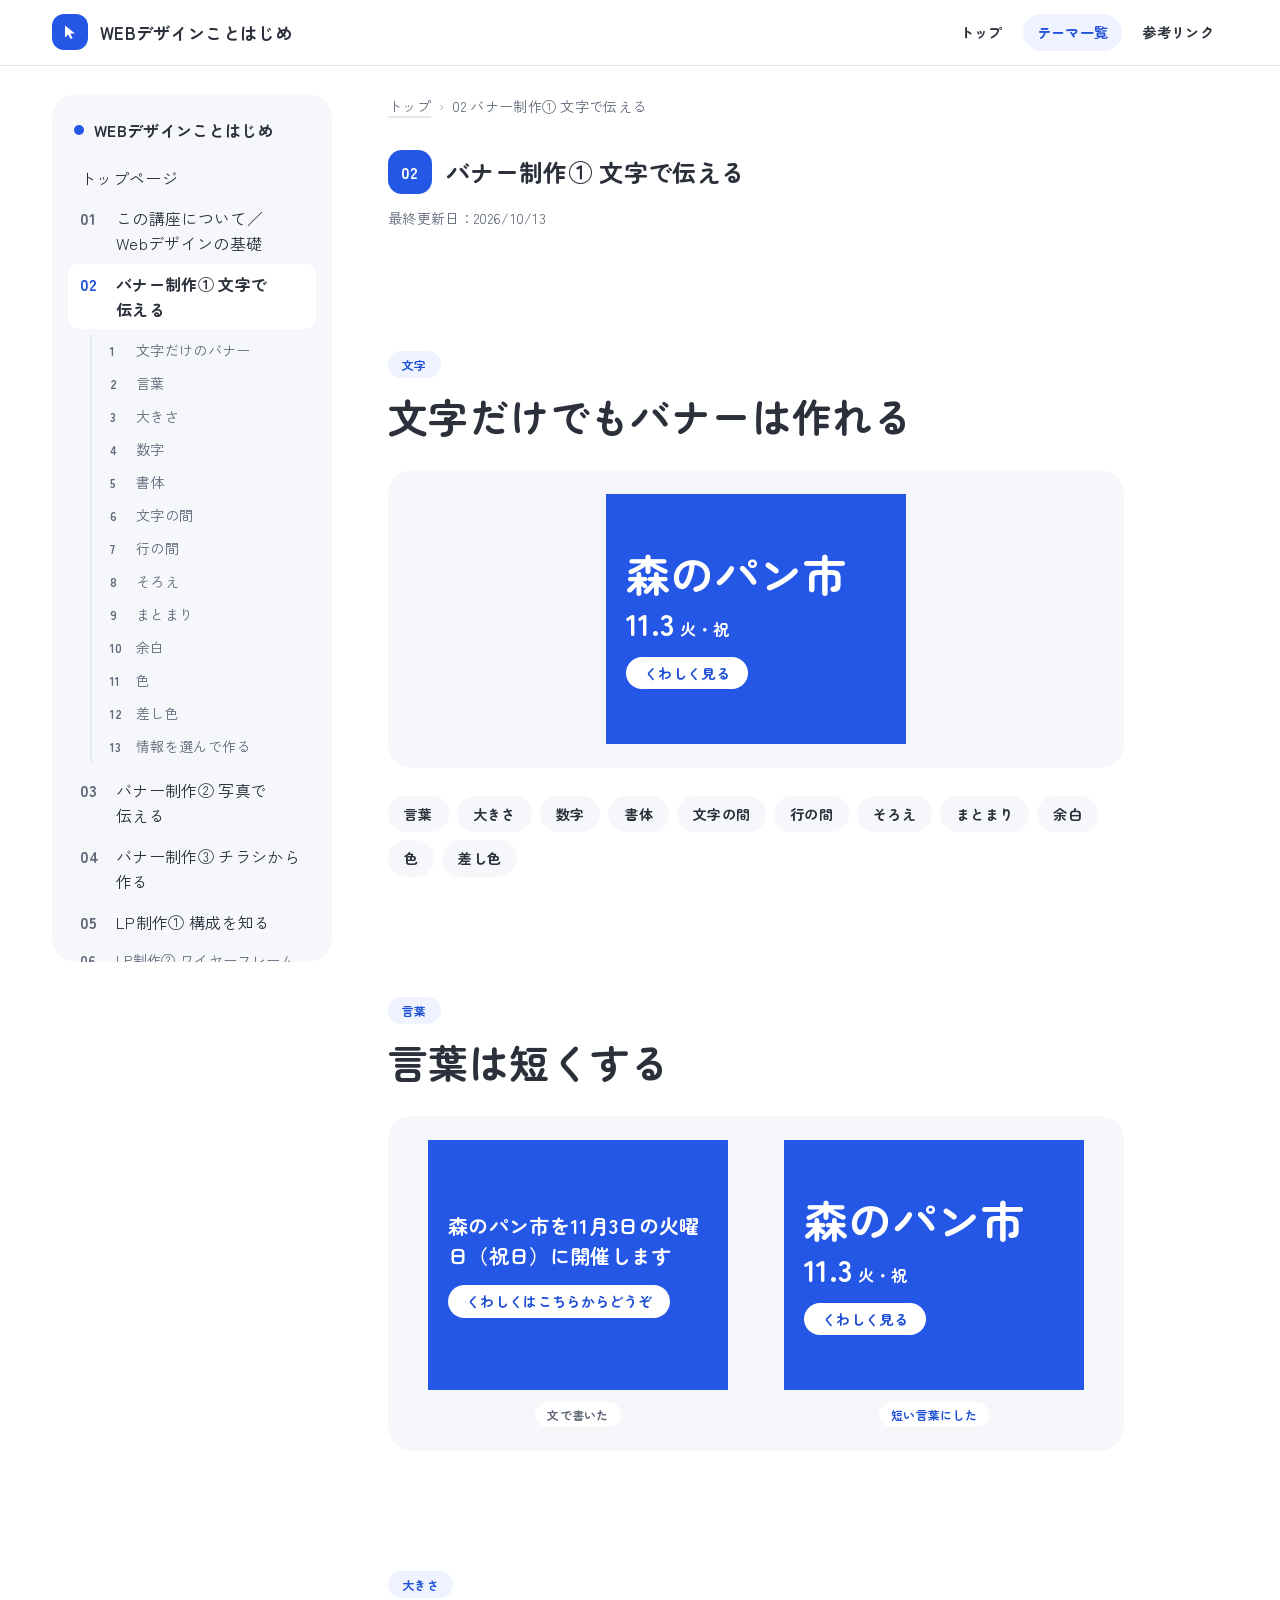
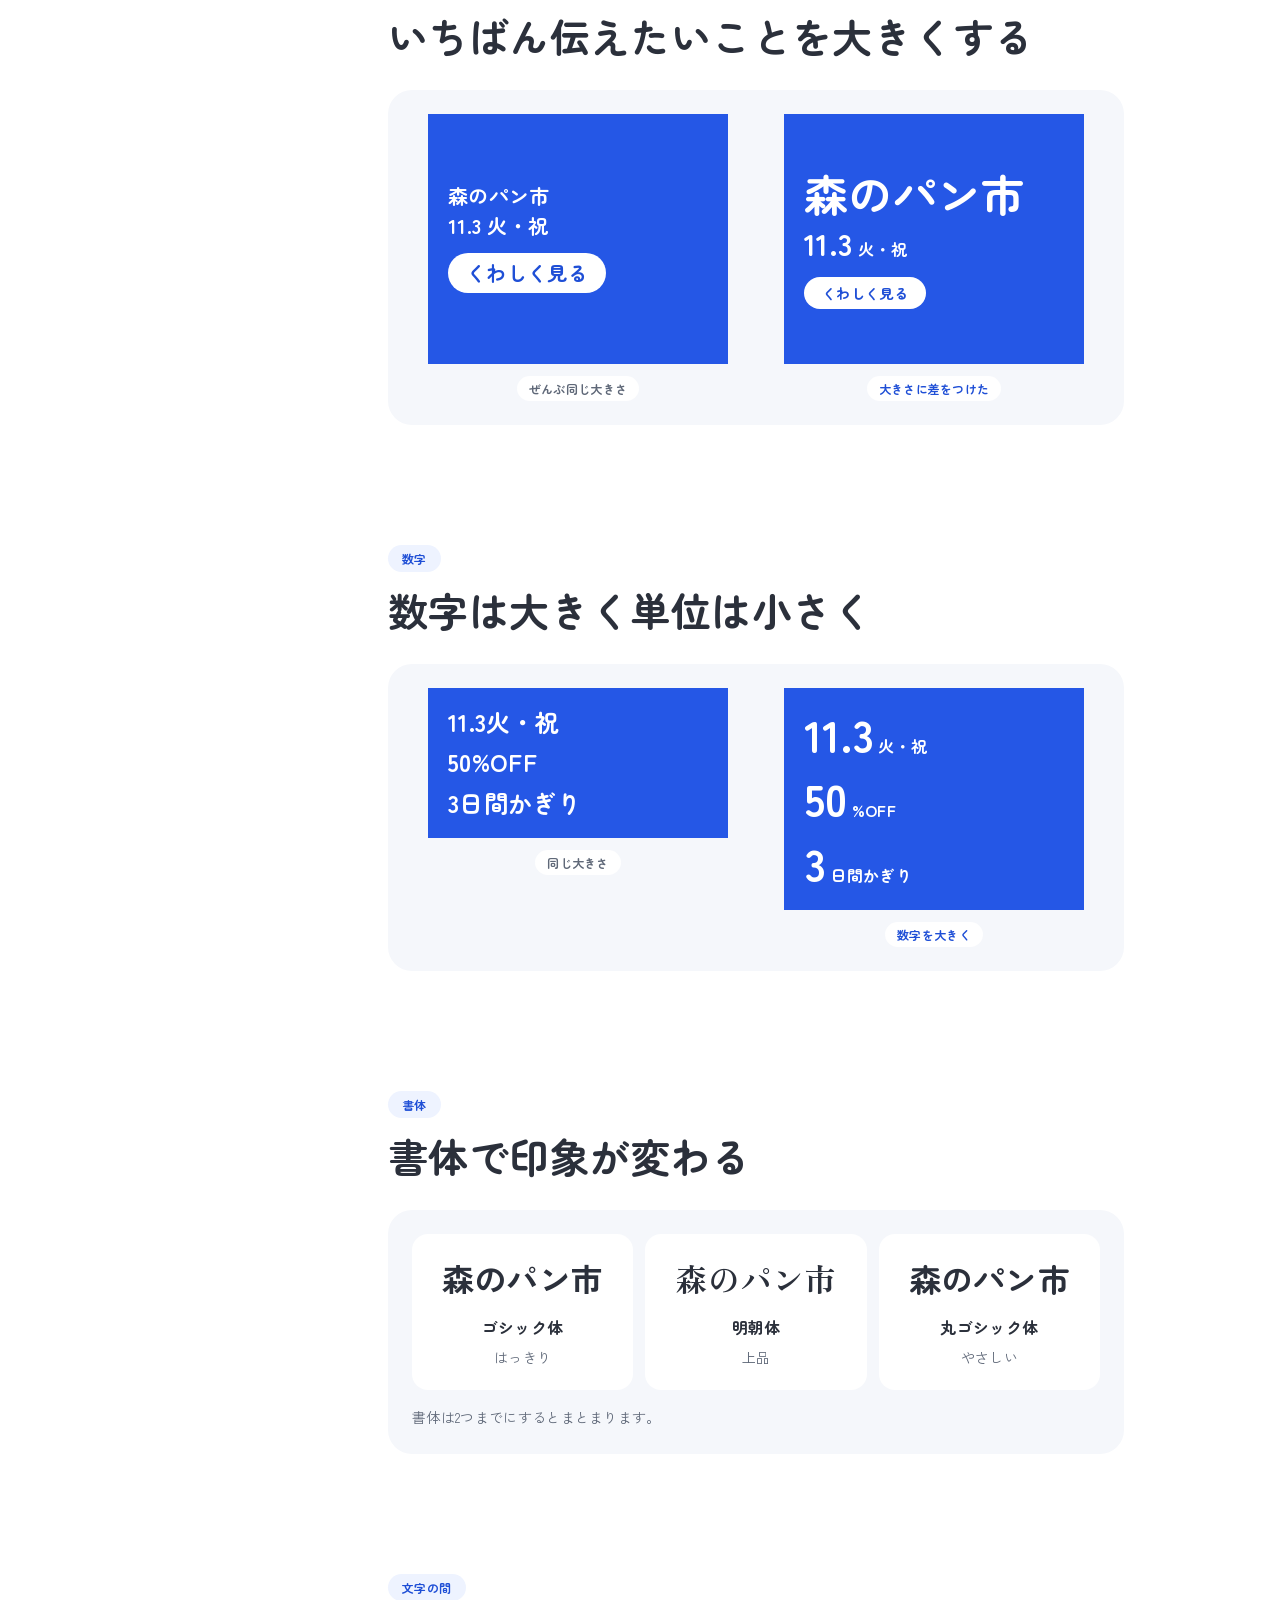
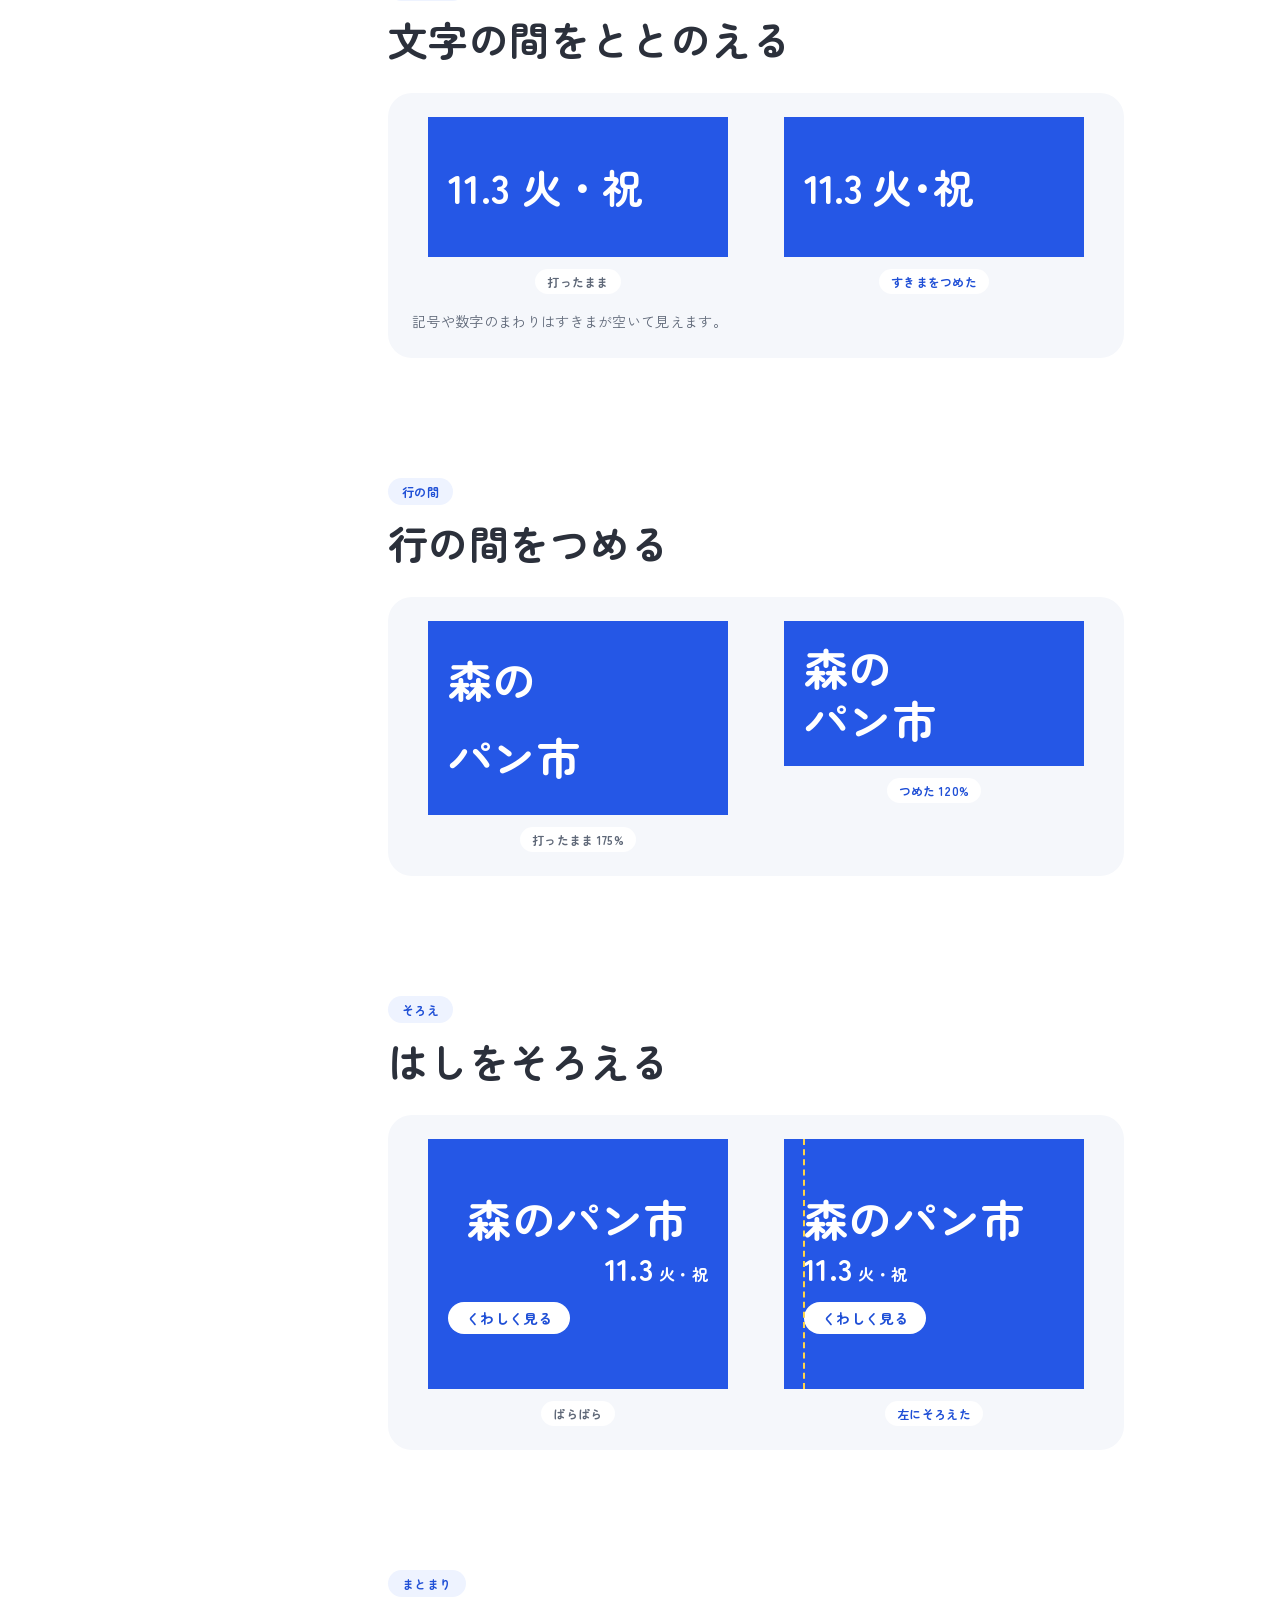
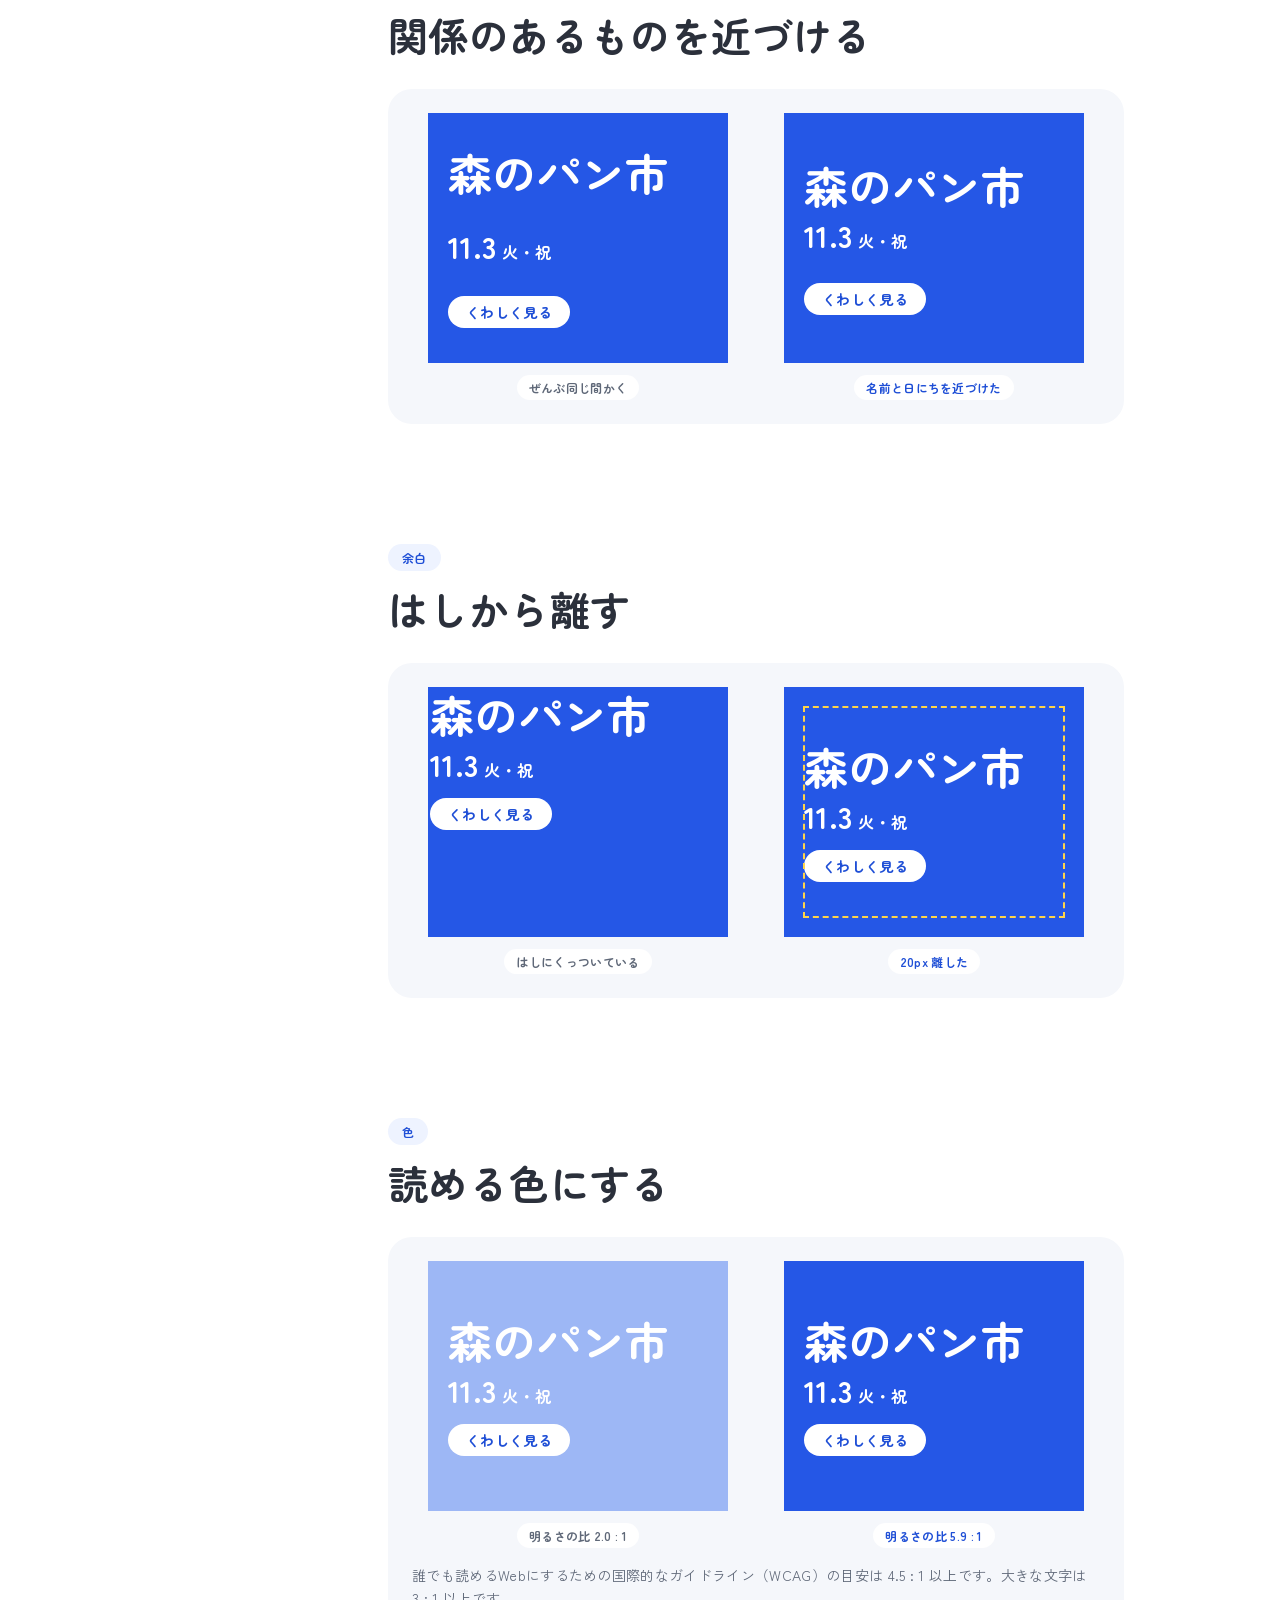
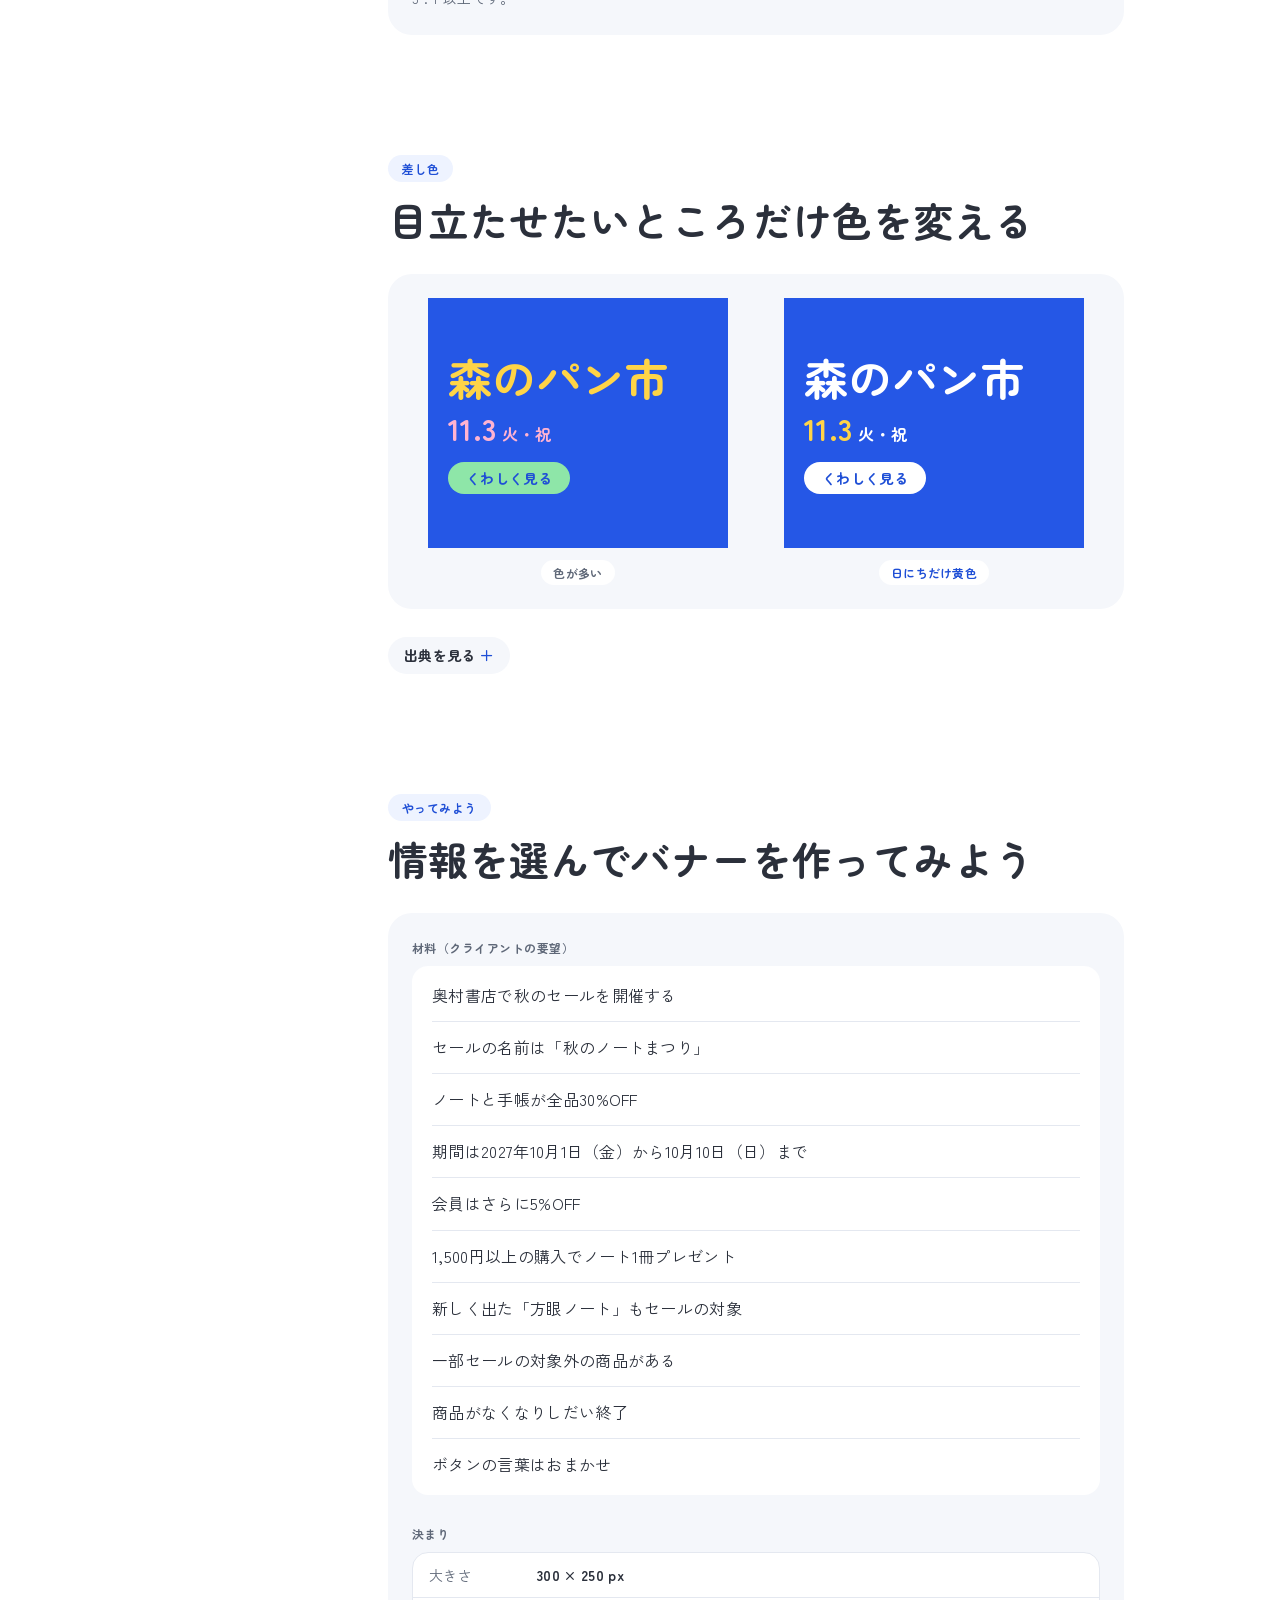
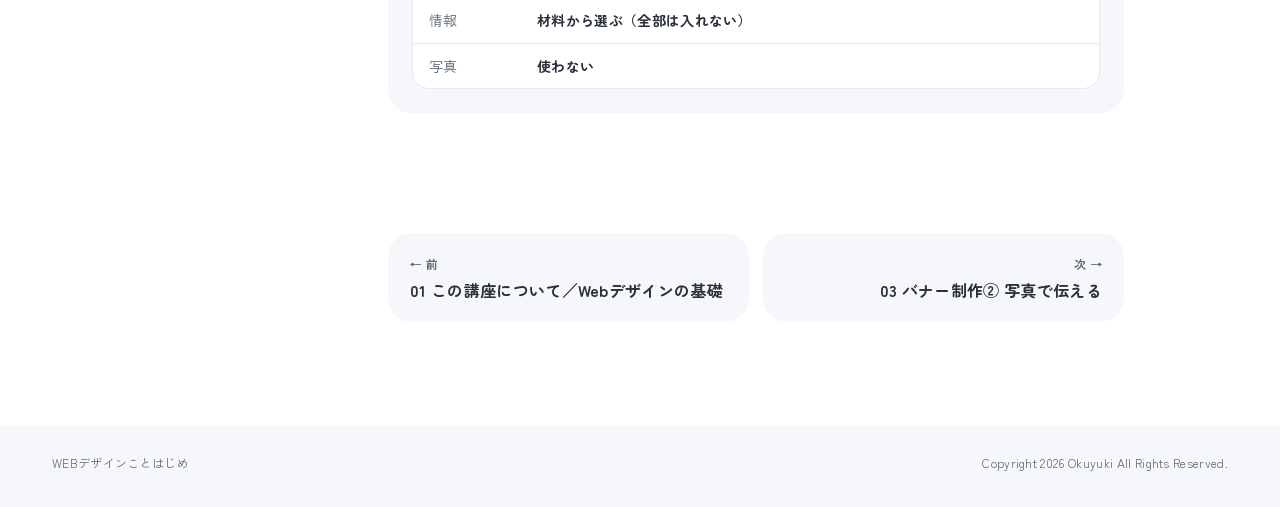
<file: lesson02.html>
<!doctype html>
<html lang="ja">
<head>
<meta charset="utf-8">
<meta name="viewport" content="width=device-width, initial-scale=1, viewport-fit=cover">
<meta name="robots" content="noindex, nofollow">
<title>バナー制作① 文字で伝える｜WEBデザインことはじめ</title>
<meta name="description" content="文字の大きさ、書体、文字の間、そろえ、色。文字だけで伝わるバナーの作り方">
<link rel="preconnect" href="https://fonts.googleapis.com">
<link rel="preconnect" href="https://fonts.gstatic.com" crossorigin>
<link rel="stylesheet" href="https://fonts.googleapis.com/css2?family=Zen+Kaku+Gothic+New:wght@400;500;700&family=Zen+Maru+Gothic:wght@500;700&family=Zen+Old+Mincho:wght@700&display=swap">
<link rel="stylesheet" href="style.css">
</head>
<body>

<header class="site-head">
  <div class="inner">
    <a class="site-name" href="./">
      <span class="mark"><svg viewBox="0 0 16 16" aria-hidden="true" focusable="false"><path d="M3 1.5v12l3.3-3 2.2 4.6 2-1-2.2-4.5H13z"/></svg></span>
      <span>WEBデザインことはじめ</span>
    </a>
    <nav class="head-nav" aria-label="サイト">
      <a href="./">トップ</a>
      <a href="./#lessons" aria-current="page">テーマ一覧</a>
      <a href="./#links">参考リンク</a>
    </nav>
  </div>
</header>

<div class="layout">

  <!-- ===== 目次 ===== -->
  <details class="toc" open>
    <summary><span class="dot"></span>WEBデザインことはじめ<span class="toggle"></span></summary>
    <div class="toc-body">
      <a class="toc-top" href="./">トップページ</a>

      <div class="toc-item"><a class="toc-head" href="lesson01.html"><span class="toc-no">01</span><span class="toc-title">この講座について／Webデザインの基礎</span></a></div>
      <div class="toc-item is-current">
        <a class="toc-head" href="lesson02.html" aria-current="page"><span class="toc-no">02</span><span class="toc-title">バナー制作① 文字で伝える</span></a>
        <ul class="toc-parts">
          <li><a href="#text"><span class="n">1</span><span>文字だけのバナー</span></a></li>
          <li><a href="#words"><span class="n">2</span><span>言葉</span></a></li>
          <li><a href="#size"><span class="n">3</span><span>大きさ</span></a></li>
          <li><a href="#number"><span class="n">4</span><span>数字</span></a></li>
          <li><a href="#font"><span class="n">5</span><span>書体</span></a></li>
          <li><a href="#space"><span class="n">6</span><span>文字の間</span></a></li>
          <li><a href="#line"><span class="n">7</span><span>行の間</span></a></li>
          <li><a href="#align"><span class="n">8</span><span>そろえ</span></a></li>
          <li><a href="#group"><span class="n">9</span><span>まとまり</span></a></li>
          <li><a href="#margin"><span class="n">10</span><span>余白</span></a></li>
          <li><a href="#color"><span class="n">11</span><span>色</span></a></li>
          <li><a href="#accent"><span class="n">12</span><span>差し色</span></a></li>
          <li><a href="#make"><span class="n">13</span><span>情報を選んで作る</span></a></li>
        </ul>
      </div>
      <div class="toc-item"><a class="toc-head" href="lesson03.html"><span class="toc-no">03</span><span class="toc-title">バナー制作② 写真で伝える</span></a></div>
      <div class="toc-item"><a class="toc-head" href="lesson04.html"><span class="toc-no">04</span><span class="toc-title">バナー制作③ チラシから作る</span></a></div>
      <div class="toc-item"><a class="toc-head" href="lesson05.html"><span class="toc-no">05</span><span class="toc-title">LP制作① 構成を知る</span></a></div>
      <div class="toc-item is-soon"><span class="toc-head"><span class="toc-no">06</span><span class="toc-title">LP制作② ワイヤーフレーム</span></span></div>
      <div class="toc-item is-soon"><span class="toc-head"><span class="toc-no">07</span><span class="toc-title">LP制作③ デザイン</span></span></div>
      <div class="toc-item is-soon"><span class="toc-head"><span class="toc-no">08</span><span class="toc-title">LP制作④ 仕上げ</span></span></div>
      <div class="toc-item is-soon"><span class="toc-head"><span class="toc-no">09</span><span class="toc-title">Webサイト制作① 企画</span></span></div>
      <div class="toc-item is-soon"><span class="toc-head"><span class="toc-no">10</span><span class="toc-title">Webサイト制作② 設計</span></span></div>
      <div class="toc-item is-soon"><span class="toc-head"><span class="toc-no">11</span><span class="toc-title">Webサイト制作③ トップページ</span></span></div>
      <div class="toc-item is-soon"><span class="toc-head"><span class="toc-no">12</span><span class="toc-title">Webサイト制作④ 下層ページ・スマートフォン版</span></span></div>
      <div class="toc-item is-soon"><span class="toc-head"><span class="toc-no">13</span><span class="toc-title">Webサイト制作⑤ 仕上げ</span></span></div>
      <div class="toc-item is-soon"><span class="toc-head"><span class="toc-no">14</span><span class="toc-title">コーディング体験① HTMLとCSSの仕組み</span></span></div>
      <div class="toc-item is-soon"><span class="toc-head"><span class="toc-no">15</span><span class="toc-title">コーディング体験② デザインをコードで再現</span></span></div>
    </div>
  </details>

  <!-- ===== 本文 ===== -->
  <main class="main">
    <nav class="crumbs" aria-label="パンくずリスト"><a href="./">トップ</a><span>02 バナー制作① 文字で伝える</span></nav>

    <header class="page-head">
      <span class="no">02</span>
      <h1 class="page-title">バナー制作① 文字で伝える</h1>
    </header>
    <p class="dates">最終更新日：2026/10/13</p>

    <!-- ===== 文字だけのバナー ===== -->
    <section class="part" id="text">
      <p class="part-label">文字</p>
      <h2 class="msg">文字だけでもバナーは作れる</h2>

      <figure class="fig is-center">
        <div class="bn is-text" role="img" aria-label="文字だけのバナー。森のパン市、11月3日 火曜・祝日、くわしく見るボタン">
              <span class="bn-title">森のパン市</span>
              <span class="bn-date"><b>11.3</b>火・祝</span>
              <span class="bn-btn">くわしく見る</span>
            </div>
      </figure>

      <ul class="jump">
        <li><a href="#words">言葉</a></li>
        <li><a href="#size">大きさ</a></li>
        <li><a href="#number">数字</a></li>
        <li><a href="#font">書体</a></li>
        <li><a href="#space">文字の間</a></li>
        <li><a href="#line">行の間</a></li>
        <li><a href="#align">そろえ</a></li>
        <li><a href="#group">まとまり</a></li>
        <li><a href="#margin">余白</a></li>
        <li><a href="#color">色</a></li>
        <li><a href="#accent">差し色</a></li>
      </ul>
    </section>

    <!-- ===== 言葉 ===== -->
    <section class="part" id="words">
      <p class="part-label">言葉</p>
      <h2 class="msg">言葉は短くする</h2>

      <figure class="fig">
        <div class="pair">
          <div class="pair-cell">
            <div class="bn is-text" role="img" aria-label="文で書いたバナー。森のパン市を11月3日の火曜日（祝日）に開催します。くわしくはこちらからどうぞ">
              <span class="bn-long">森のパン市を11月3日の火曜日（祝日）に開催します</span>
              <span class="bn-btn">くわしくはこちらからどうぞ</span>
            </div>
            <span class="cap">文で書いた</span>
          </div>
          <div class="pair-cell">
            <div class="bn is-text" role="img" aria-label="短い言葉にしたバナー。森のパン市、11.3 火・祝、くわしく見る">
              <span class="bn-title">森のパン市</span>
              <span class="bn-date"><b>11.3</b>火・祝</span>
              <span class="bn-btn">くわしく見る</span>
            </div>
            <span class="cap is-after">短い言葉にした</span>
          </div>
        </div>
      </figure>
    </section>

    <!-- ===== 大きさ ===== -->
    <section class="part" id="size">
      <p class="part-label">大きさ</p>
      <h2 class="msg">いちばん伝えたいことを大きくする</h2>

      <figure class="fig">
        <div class="pair">
          <div class="pair-cell">
            <div class="bn is-text is-flat" role="img" aria-label="名前も日にちもボタンも、ぜんぶ同じ大きさの文字で作ったバナー">
              <span class="bn-title">森のパン市</span>
              <span class="bn-date"><b>11.3</b>火・祝</span>
              <span class="bn-btn">くわしく見る</span>
            </div>
            <span class="cap">ぜんぶ同じ大きさ</span>
          </div>
          <div class="pair-cell">
            <div class="bn is-text" role="img" aria-label="名前をいちばん大きく、日にちを次に大きく、ボタンを小さくしたバナー">
              <span class="bn-title">森のパン市</span>
              <span class="bn-date"><b>11.3</b>火・祝</span>
              <span class="bn-btn">くわしく見る</span>
            </div>
            <span class="cap is-after">大きさに差をつけた</span>
          </div>
        </div>
      </figure>
    </section>

    <!-- ===== 数字 ===== -->
    <section class="part" id="number">
      <p class="part-label">数字</p>
      <h2 class="msg">数字は大きく単位は小さく</h2>

      <figure class="fig">
        <div class="pair">
          <div class="pair-cell">
            <div class="board is-flat" role="img" aria-label="数字も単位も同じ大きさ。11.3 火・祝、50%OFF、3日間かぎり">
              <span class="num"><b>11.3</b>火・祝</span>
              <span class="num"><b>50</b>%OFF</span>
              <span class="num"><b>3</b>日間かぎり</span>
            </div>
            <span class="cap">同じ大きさ</span>
          </div>
          <div class="pair-cell">
            <div class="board" role="img" aria-label="数字だけを大きくしたもの。11.3 火・祝、50%OFF、3日間かぎり">
              <span class="num"><b>11.3</b>火・祝</span>
              <span class="num"><b>50</b>%OFF</span>
              <span class="num"><b>3</b>日間かぎり</span>
            </div>
            <span class="cap is-after">数字を大きく</span>
          </div>
        </div>
      </figure>
    </section>

    <!-- ===== 書体 ===== -->
    <section class="part" id="font">
      <p class="part-label">書体</p>
      <h2 class="msg">書体で印象が変わる</h2>

      <figure class="fig">
        <div class="faces">
          <div class="face is-gothic"><span class="face-word">森のパン市</span><b>ゴシック体</b><span>はっきり</span></div>
          <div class="face is-mincho"><span class="face-word">森のパン市</span><b>明朝体</b><span>上品</span></div>
          <div class="face is-maru"><span class="face-word">森のパン市</span><b>丸ゴシック体</b><span>やさしい</span></div>
        </div>
        <figcaption>書体は2つまでにするとまとまります。</figcaption>
      </figure>
    </section>

    <!-- ===== 文字の間 ===== -->
    <section class="part" id="space">
      <p class="part-label">文字の間</p>
      <h2 class="msg">文字の間をととのえる</h2>

      <figure class="fig">
        <div class="pair">
          <div class="pair-cell">
            <div class="board" role="img" aria-label="11.3 火・祝。打ったままの文字。記号のまわりが空いている">
              <span class="big">11.3 火・祝</span>
            </div>
            <span class="cap">打ったまま</span>
          </div>
          <div class="pair-cell">
            <div class="board" role="img" aria-label="11.3 火・祝。記号のまわりのすきまをつめた文字">
              <span class="big is-tight">11.3 火<i>・</i>祝</span>
            </div>
            <span class="cap is-after">すきまをつめた</span>
          </div>
        </div>
        <figcaption>記号や数字のまわりはすきまが空いて見えます。</figcaption>
      </figure>
    </section>

    <!-- ===== 行の間 ===== -->
    <section class="part" id="line">
      <p class="part-label">行の間</p>
      <h2 class="msg">行の間をつめる</h2>

      <figure class="fig">
        <div class="pair">
          <div class="pair-cell">
            <div class="board" role="img" aria-label="2行の文字「森の パン市」。行の間が広く、2行がはなれて見える">
              <span class="lines">森の<br>パン市</span>
            </div>
            <span class="cap">打ったまま 175%</span>
          </div>
          <div class="pair-cell">
            <div class="board" role="img" aria-label="2行の文字「森の パン市」。行の間をつめて、ひとまとまりに見える">
              <span class="lines is-tight">森の<br>パン市</span>
            </div>
            <span class="cap is-after">つめた 120%</span>
          </div>
        </div>
      </figure>
    </section>

    <!-- ===== そろえ ===== -->
    <section class="part" id="align">
      <p class="part-label">そろえ</p>
      <h2 class="msg">はしをそろえる</h2>

      <figure class="fig">
        <div class="pair">
          <div class="pair-cell">
            <div class="bn is-text is-ragged" role="img" aria-label="名前は中央、日にちは右、ボタンは左。置く場所がばらばらのバナー">
              <span class="bn-title">森のパン市</span>
              <span class="bn-date"><b>11.3</b>火・祝</span>
              <span class="bn-btn">くわしく見る</span>
            </div>
            <span class="cap">ばらばら</span>
          </div>
          <div class="pair-cell">
            <div class="bn is-text is-guide" role="img" aria-label="名前も日にちもボタンも、左はしを同じ線にそろえたバナー">
              <span class="bn-title">森のパン市</span>
              <span class="bn-date"><b>11.3</b>火・祝</span>
              <span class="bn-btn">くわしく見る</span>
            </div>
            <span class="cap is-after">左にそろえた</span>
          </div>
        </div>
      </figure>
    </section>

    <!-- ===== まとまり ===== -->
    <section class="part" id="group">
      <p class="part-label">まとまり</p>
      <h2 class="msg">関係のあるものを近づける</h2>

      <figure class="fig">
        <div class="pair">
          <div class="pair-cell">
            <div class="bn is-text is-even" role="img" aria-label="名前、日にち、ボタンを同じ間かくで置いたバナー">
              <span class="bn-title">森のパン市</span>
              <span class="bn-date"><b>11.3</b>火・祝</span>
              <span class="bn-btn">くわしく見る</span>
            </div>
            <span class="cap">ぜんぶ同じ間かく</span>
          </div>
          <div class="pair-cell">
            <div class="bn is-text is-grouped" role="img" aria-label="名前と日にちを近づけて、ボタンを少し離したバナー">
              <span class="bn-title">森のパン市</span>
              <span class="bn-date"><b>11.3</b>火・祝</span>
              <span class="bn-btn">くわしく見る</span>
            </div>
            <span class="cap is-after">名前と日にちを近づけた</span>
          </div>
        </div>
      </figure>
    </section>

    <!-- ===== 余白 ===== -->
    <section class="part" id="margin">
      <p class="part-label">余白</p>
      <h2 class="msg">はしから離す</h2>

      <figure class="fig">
        <div class="pair">
          <div class="pair-cell">
            <div class="bn is-text is-edge" role="img" aria-label="文字がバナーの左上のはしにくっついているバナー">
              <span class="bn-title">森のパン市</span>
              <span class="bn-date"><b>11.3</b>火・祝</span>
              <span class="bn-btn">くわしく見る</span>
            </div>
            <span class="cap">はしにくっついている</span>
          </div>
          <div class="pair-cell">
            <div class="bn is-text is-frame" role="img" aria-label="文字をバナーのはしから20ピクセル離したバナー">
              <span class="bn-title">森のパン市</span>
              <span class="bn-date"><b>11.3</b>火・祝</span>
              <span class="bn-btn">くわしく見る</span>
            </div>
            <span class="cap is-after">20px 離した</span>
          </div>
        </div>
      </figure>
    </section>

    <!-- ===== 色 ===== -->
    <section class="part" id="color">
      <p class="part-label">色</p>
      <h2 class="msg">読める色にする</h2>

      <figure class="fig">
        <div class="pair">
          <div class="pair-cell">
            <div class="bn is-text is-pale" role="img" aria-label="うすい青の背景に白い文字。文字が読みにくいバナー">
              <span class="bn-title">森のパン市</span>
              <span class="bn-date"><b>11.3</b>火・祝</span>
              <span class="bn-btn">くわしく見る</span>
            </div>
            <span class="cap">明るさの比 2.0 : 1</span>
          </div>
          <div class="pair-cell">
            <div class="bn is-text" role="img" aria-label="こい青の背景に白い文字。文字が読みやすいバナー">
              <span class="bn-title">森のパン市</span>
              <span class="bn-date"><b>11.3</b>火・祝</span>
              <span class="bn-btn">くわしく見る</span>
            </div>
            <span class="cap is-after">明るさの比 5.9 : 1</span>
          </div>
        </div>
        <figcaption>誰でも読めるWebにするための国際的なガイドライン（WCAG）の目安は <span class="nb">4.5 : 1</span> 以上です。大きな文字は <span class="nb">3 : 1</span> 以上です。</figcaption>
      </figure>
    </section>

    <!-- ===== 差し色 ===== -->
    <section class="part" id="accent">
      <p class="part-label">差し色</p>
      <h2 class="msg">目立たせたいところだけ色を変える</h2>

      <figure class="fig">
        <div class="pair">
          <div class="pair-cell">
            <div class="bn is-text is-many" role="img" aria-label="名前は黄色、日にちはピンク、ボタンは緑。色が多いバナー">
              <span class="bn-title">森のパン市</span>
              <span class="bn-date"><b>11.3</b>火・祝</span>
              <span class="bn-btn">くわしく見る</span>
            </div>
            <span class="cap">色が多い</span>
          </div>
          <div class="pair-cell">
            <div class="bn is-text is-accent" role="img" aria-label="日にちの数字だけを黄色にしたバナー">
              <span class="bn-title">森のパン市</span>
              <span class="bn-date"><b>11.3</b>火・祝</span>
              <span class="bn-btn">くわしく見る</span>
            </div>
            <span class="cap is-after">日にちだけ黄色</span>
          </div>
        </div>
      </figure>

      <details class="more">
        <summary>出典を見る</summary>
        <ul class="links">
          <li><a href="https://helpx.adobe.com/jp/illustrator/using/line-character-spacing.html" target="_blank" rel="noopener">行間隔と文字間隔</a><span class="src">Adobe</span></li>
          <li><a href="https://waic.jp/translations/WCAG22/#contrast-minimum" target="_blank" rel="noopener">WCAG 2.2 達成基準 1.4.3 コントラスト（最低限）</a><span class="src">ウェブアクセシビリティ基盤委員会</span></li>
          <li><a href="https://color.adobe.com/ja/create/color-contrast-analyzer" target="_blank" rel="noopener">カラーコントラストチェッカー</a><span class="src">Adobe</span></li>
        </ul>
      </details>
    </section>

    <!-- ===== 文字だけで作る ===== -->
    <section class="part" id="make">
      <p class="part-label">やってみよう</p>
      <h2 class="msg">情報を選んでバナーを作ってみよう</h2>

      <figure class="fig">
        <p class="ref-k">材料（クライアントの要望）</p>
        <ul class="memo">
          <li>奥村書店で秋のセールを開催する</li>
          <li>セールの名前は「秋のノートまつり」</li>
          <li>ノートと手帳が全品30%OFF</li>
          <li>期間は2027年10月1日（金）から10月10日（日）まで</li>
          <li>会員はさらに5%OFF</li>
          <li>1,500円以上の購入でノート1冊プレゼント</li>
          <li>新しく出た「方眼ノート」もセールの対象</li>
          <li>一部セールの対象外の商品がある</li>
          <li>商品がなくなりしだい終了</li>
          <li>ボタンの言葉はおまかせ</li>
        </ul>

        <p class="ref-k">決まり</p>
        <dl class="spec">
          <div><dt>大きさ</dt><dd>300 × 250 px</dd></div>
          <div><dt>情報</dt><dd>材料から選ぶ（全部は入れない）</dd></div>
          <div><dt>写真</dt><dd>使わない</dd></div>
        </dl>
      </figure>
    </section>

    <nav class="pager" aria-label="ページ送り">
      <a class="pg pg-prev" href="lesson01.html"><span class="pg-k">前</span><span class="pg-t">01 この講座について／Webデザインの基礎</span></a>
      <a class="pg pg-next" href="lesson03.html"><span class="pg-k">次</span><span class="pg-t">03 バナー制作② 写真で伝える</span></a>
    </nav>
  </main>
</div>

<footer class="site-foot">
  <div class="inner">
    <span>WEBデザインことはじめ</span>
    <span>Copyright 2026 Okuyuki All Rights Reserved.</span>
  </div>
</footer>

<script src="js/budoux-ja.js"></script>
<script src="js/site.js"></script>
</body>
</html>
</file>
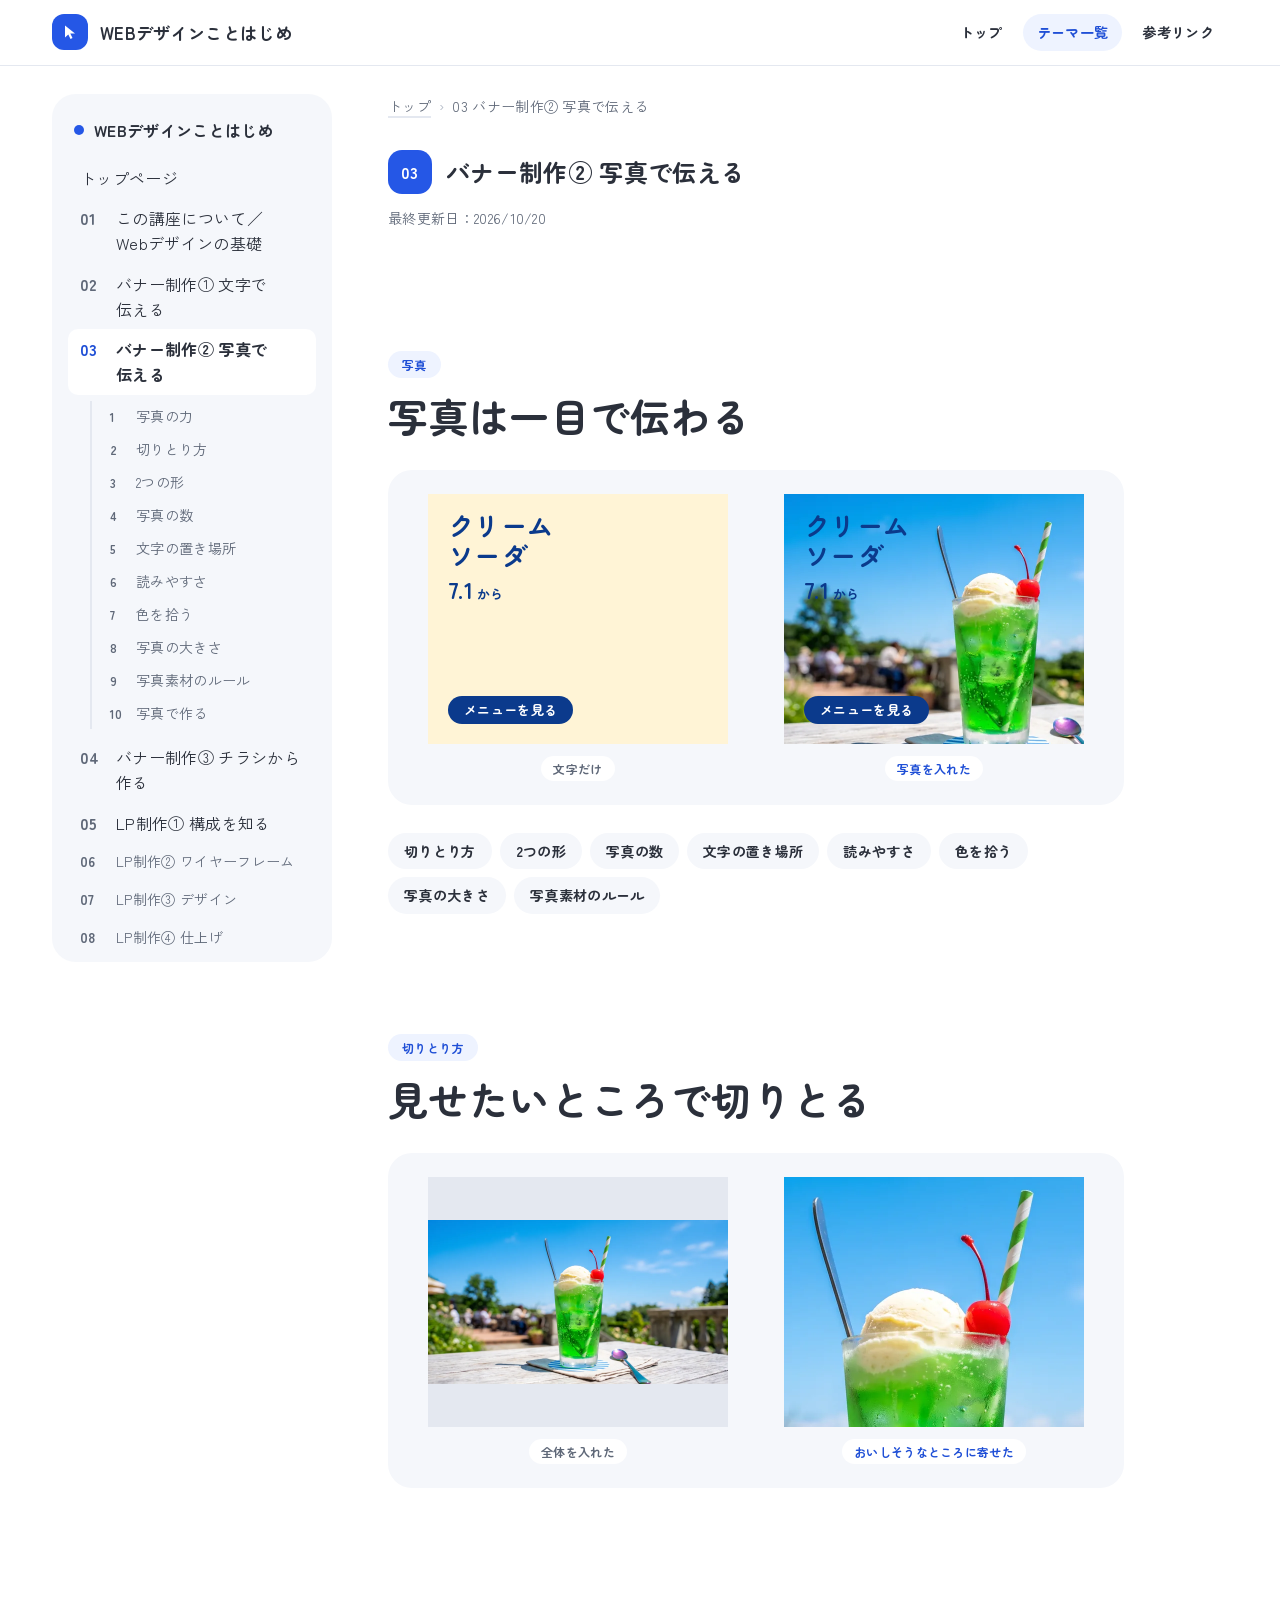
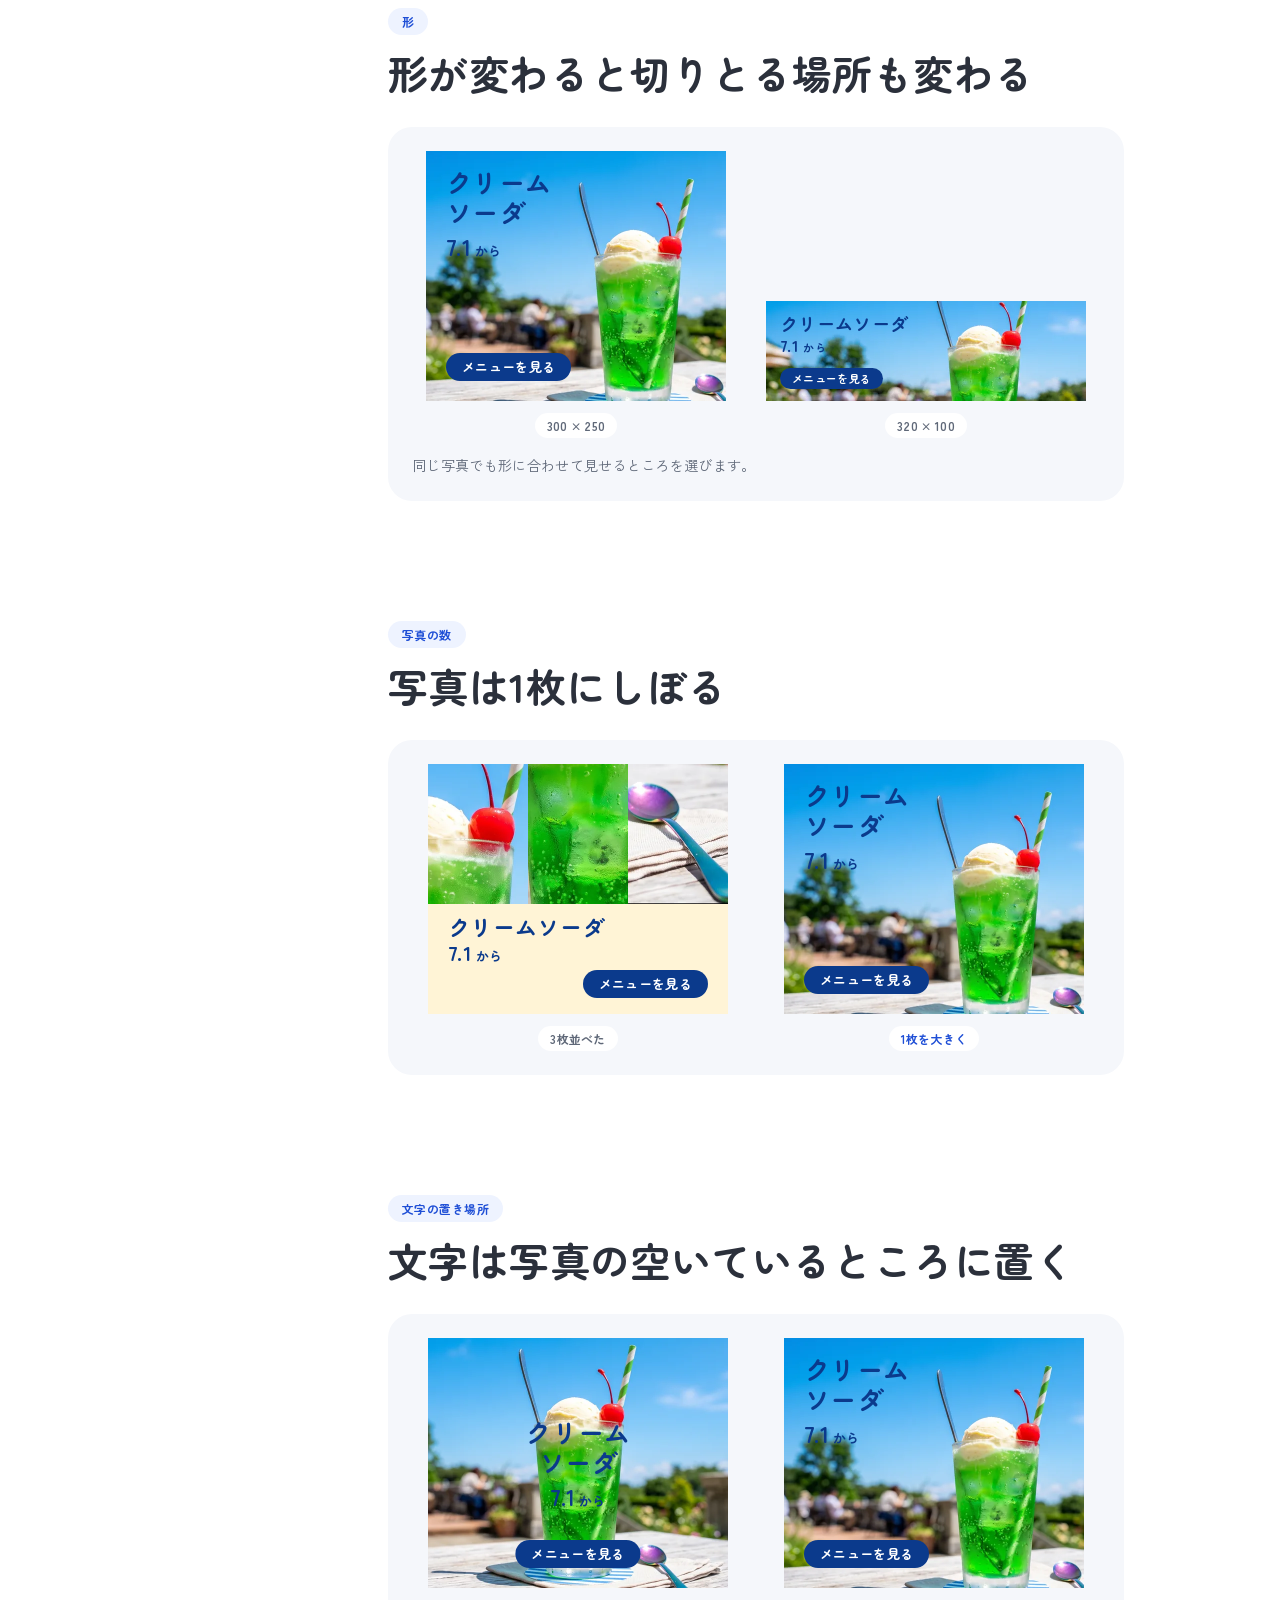
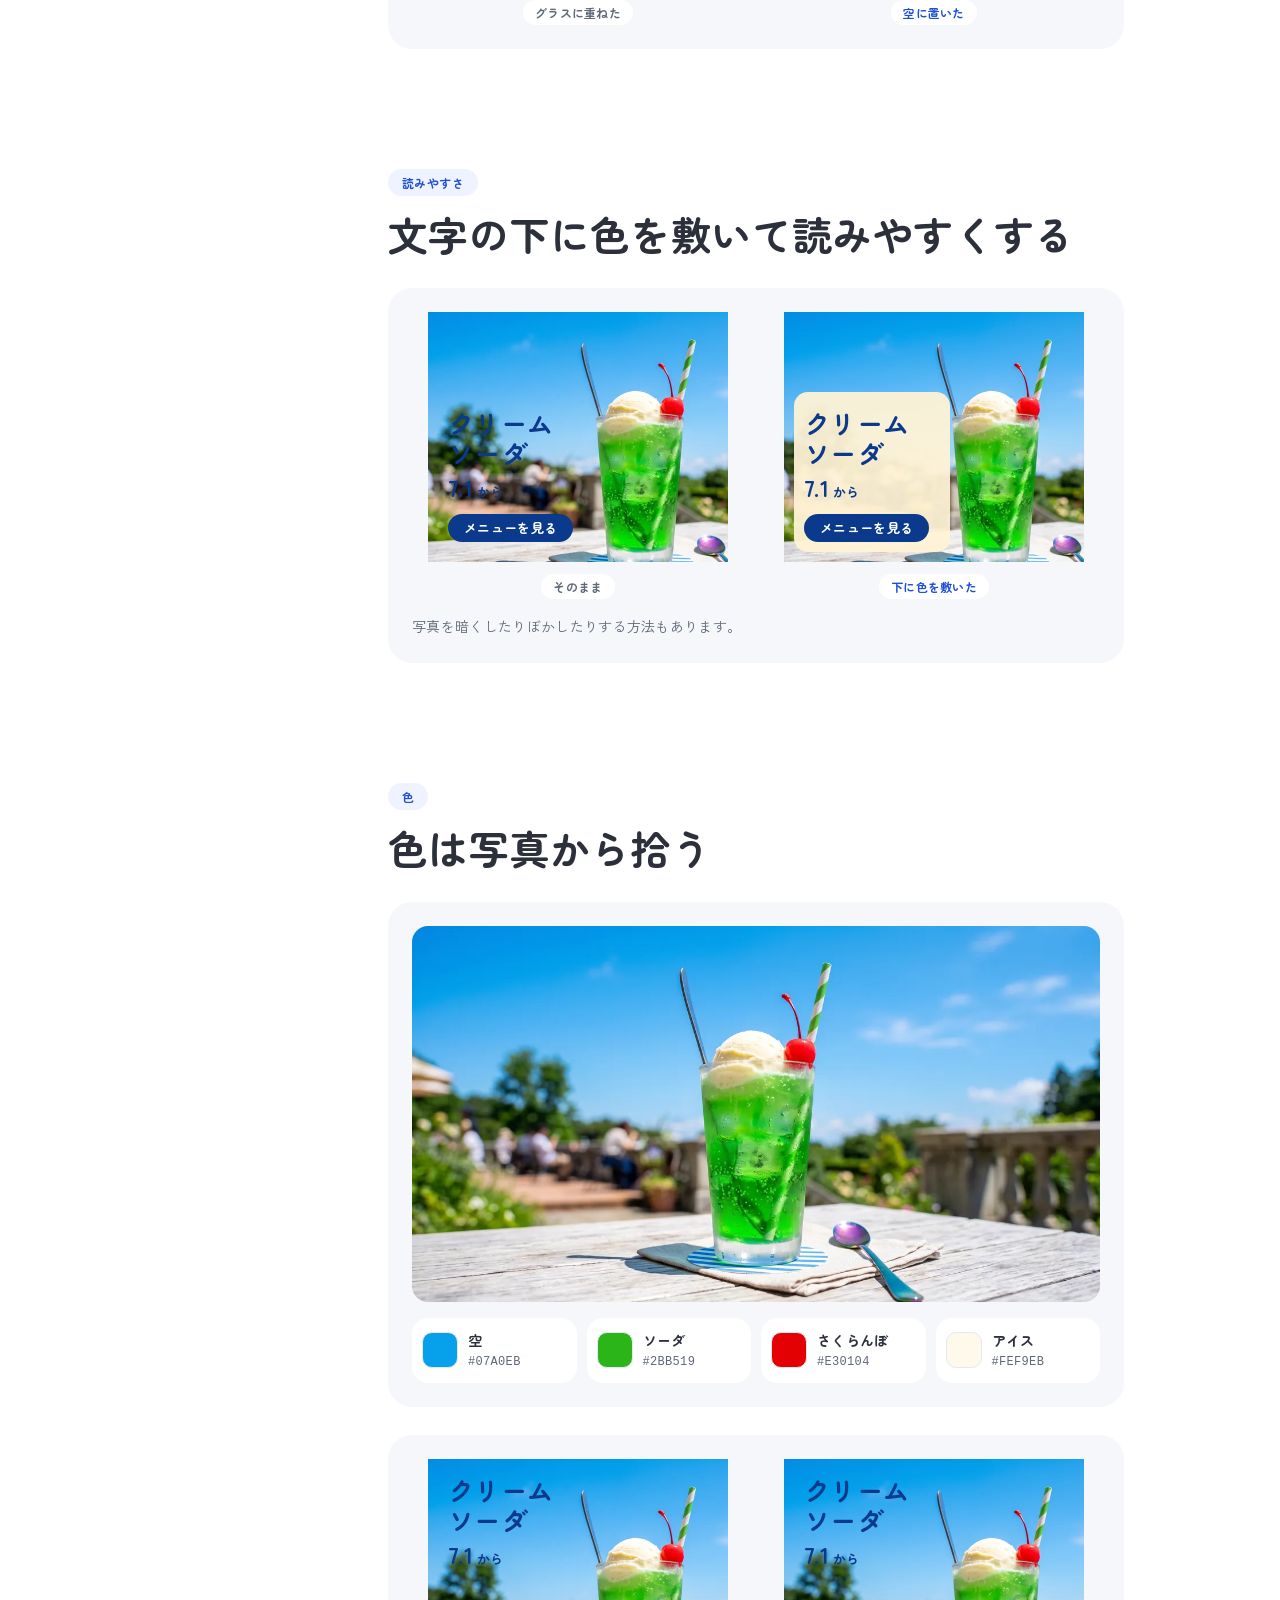
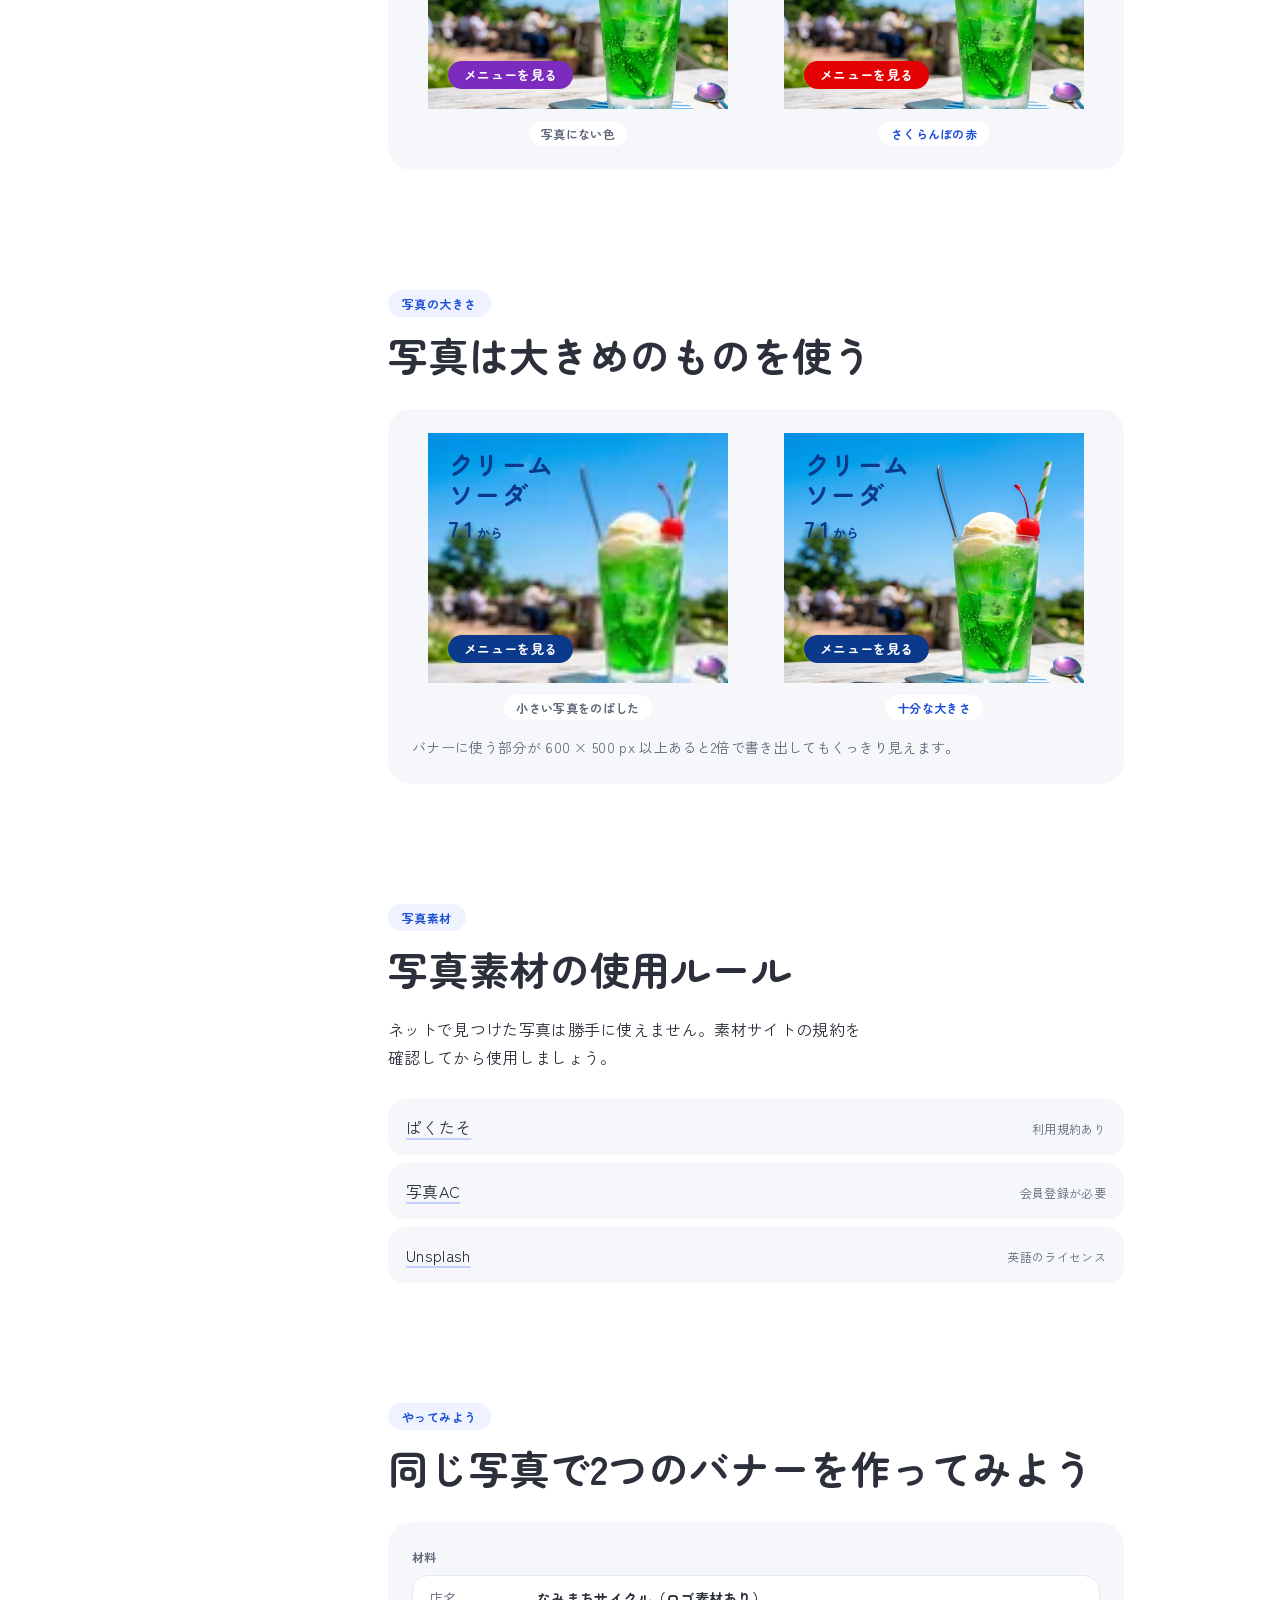
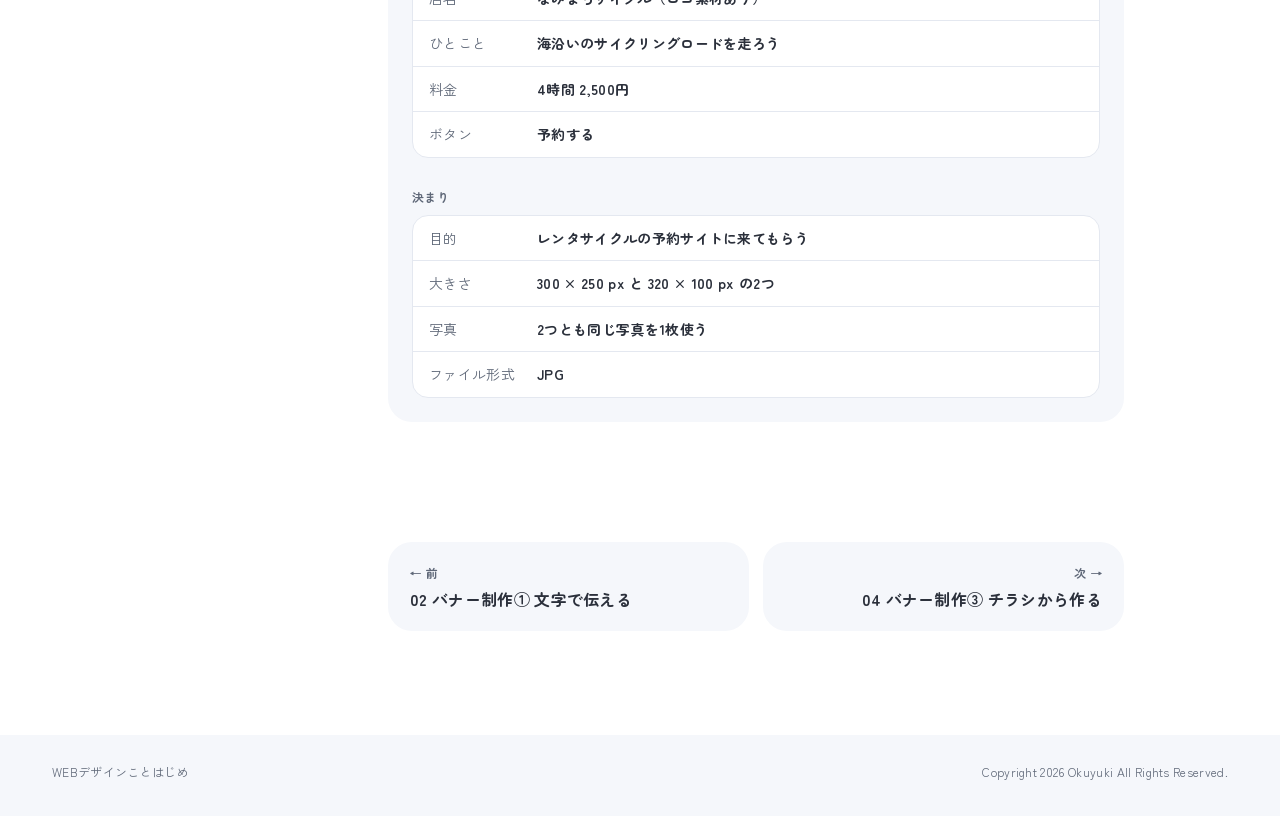
<file: lesson03.html>
<!doctype html>
<html lang="ja">
<head>
<meta charset="utf-8">
<meta name="viewport" content="width=device-width, initial-scale=1, viewport-fit=cover">
<meta name="robots" content="noindex, nofollow">
<title>バナー制作② 写真で伝える｜WEBデザインことはじめ</title>
<meta name="description" content="写真の切りとり方、形に合わせた切りとり、文字の置き場所、写真から色を拾う。写真で伝わるバナーの作り方">
<link rel="preconnect" href="https://fonts.googleapis.com">
<link rel="preconnect" href="https://fonts.gstatic.com" crossorigin>
<link rel="stylesheet" href="https://fonts.googleapis.com/css2?family=Zen+Kaku+Gothic+New:wght@400;500;700&family=Zen+Maru+Gothic:wght@500;700&display=swap">
<link rel="stylesheet" href="style.css">
</head>
<body>

<header class="site-head">
  <div class="inner">
    <a class="site-name" href="./">
      <span class="mark"><svg viewBox="0 0 16 16" aria-hidden="true" focusable="false"><path d="M3 1.5v12l3.3-3 2.2 4.6 2-1-2.2-4.5H13z"/></svg></span>
      <span>WEBデザインことはじめ</span>
    </a>
    <nav class="head-nav" aria-label="サイト">
      <a href="./">トップ</a>
      <a href="./#lessons" aria-current="page">テーマ一覧</a>
      <a href="./#links">参考リンク</a>
    </nav>
  </div>
</header>

<div class="layout">

  <!-- ===== 目次 ===== -->
  <details class="toc" open>
    <summary><span class="dot"></span>WEBデザインことはじめ<span class="toggle"></span></summary>
    <div class="toc-body">
      <a class="toc-top" href="./">トップページ</a>

      <div class="toc-item"><a class="toc-head" href="lesson01.html"><span class="toc-no">01</span><span class="toc-title">この講座について／Webデザインの基礎</span></a></div>
      <div class="toc-item"><a class="toc-head" href="lesson02.html"><span class="toc-no">02</span><span class="toc-title">バナー制作① 文字で伝える</span></a></div>
      <div class="toc-item is-current">
        <a class="toc-head" href="lesson03.html" aria-current="page"><span class="toc-no">03</span><span class="toc-title">バナー制作② 写真で伝える</span></a>
        <ul class="toc-parts">
          <li><a href="#photo"><span class="n">1</span><span>写真の力</span></a></li>
          <li><a href="#crop"><span class="n">2</span><span>切りとり方</span></a></li>
          <li><a href="#shape"><span class="n">3</span><span>2つの形</span></a></li>
          <li><a href="#one"><span class="n">4</span><span>写真の数</span></a></li>
          <li><a href="#place"><span class="n">5</span><span>文字の置き場所</span></a></li>
          <li><a href="#read"><span class="n">6</span><span>読みやすさ</span></a></li>
          <li><a href="#pick"><span class="n">7</span><span>色を拾う</span></a></li>
          <li><a href="#res"><span class="n">8</span><span>写真の大きさ</span></a></li>
          <li><a href="#owner"><span class="n">9</span><span>写真素材のルール</span></a></li>
          <li><a href="#make"><span class="n">10</span><span>写真で作る</span></a></li>
        </ul>
      </div>
      <div class="toc-item"><a class="toc-head" href="lesson04.html"><span class="toc-no">04</span><span class="toc-title">バナー制作③ チラシから作る</span></a></div>
      <div class="toc-item"><a class="toc-head" href="lesson05.html"><span class="toc-no">05</span><span class="toc-title">LP制作① 構成を知る</span></a></div>
      <div class="toc-item is-soon"><span class="toc-head"><span class="toc-no">06</span><span class="toc-title">LP制作② ワイヤーフレーム</span></span></div>
      <div class="toc-item is-soon"><span class="toc-head"><span class="toc-no">07</span><span class="toc-title">LP制作③ デザイン</span></span></div>
      <div class="toc-item is-soon"><span class="toc-head"><span class="toc-no">08</span><span class="toc-title">LP制作④ 仕上げ</span></span></div>
      <div class="toc-item is-soon"><span class="toc-head"><span class="toc-no">09</span><span class="toc-title">Webサイト制作① 企画</span></span></div>
      <div class="toc-item is-soon"><span class="toc-head"><span class="toc-no">10</span><span class="toc-title">Webサイト制作② 設計</span></span></div>
      <div class="toc-item is-soon"><span class="toc-head"><span class="toc-no">11</span><span class="toc-title">Webサイト制作③ トップページ</span></span></div>
      <div class="toc-item is-soon"><span class="toc-head"><span class="toc-no">12</span><span class="toc-title">Webサイト制作④ 下層ページ・スマートフォン版</span></span></div>
      <div class="toc-item is-soon"><span class="toc-head"><span class="toc-no">13</span><span class="toc-title">Webサイト制作⑤ 仕上げ</span></span></div>
      <div class="toc-item is-soon"><span class="toc-head"><span class="toc-no">14</span><span class="toc-title">コーディング体験① HTMLとCSSの仕組み</span></span></div>
      <div class="toc-item is-soon"><span class="toc-head"><span class="toc-no">15</span><span class="toc-title">コーディング体験② デザインをコードで再現</span></span></div>
    </div>
  </details>

  <!-- ===== 本文 ===== -->
  <main class="main">
    <nav class="crumbs" aria-label="パンくずリスト"><a href="./">トップ</a><span>03 バナー制作② 写真で伝える</span></nav>

    <header class="page-head">
      <span class="no">03</span>
      <h1 class="page-title">バナー制作② 写真で伝える</h1>
    </header>
    <p class="dates">最終更新日：2026/10/20</p>

    <!-- ===== 写真 ===== -->
    <section class="part" id="photo">
      <p class="part-label">写真</p>
      <h2 class="msg">写真は一目で伝わる</h2>

      <figure class="fig">
        <div class="pair">
          <div class="pair-cell">
            <div class="pb" role="img" aria-label="文字だけのバナー。クリームソーダ、7月1日から、メニューを見るボタン">
              <span class="pb-text"><span class="pb-title">クリーム<br>ソーダ</span><span class="pb-date"><b>7.1</b>から</span></span>
              <span class="pb-btn">メニューを見る</span>
            </div>
            <span class="cap">文字だけ</span>
          </div>
          <div class="pair-cell">
            <div class="pb" role="img" aria-label="クリームソーダの写真を入れたバナー。クリームソーダ、7月1日から、メニューを見るボタン">
              <img src="images/03-right.webp" width="300" height="250" alt="" decoding="async">
              <span class="pb-text"><span class="pb-title">クリーム<br>ソーダ</span><span class="pb-date"><b>7.1</b>から</span></span>
              <span class="pb-btn">メニューを見る</span>
            </div>
            <span class="cap is-after">写真を入れた</span>
          </div>
        </div>
      </figure>

      <ul class="jump">
        <li><a href="#crop">切りとり方</a></li>
        <li><a href="#shape">2つの形</a></li>
        <li><a href="#one">写真の数</a></li>
        <li><a href="#place">文字の置き場所</a></li>
        <li><a href="#read">読みやすさ</a></li>
        <li><a href="#pick">色を拾う</a></li>
        <li><a href="#res">写真の大きさ</a></li>
        <li><a href="#owner">写真素材のルール</a></li>
      </ul>
    </section>

    <!-- ===== 切りとり方 ===== -->
    <section class="part" id="crop">
      <p class="part-label">切りとり方</p>
      <h2 class="msg">見せたいところで切りとる</h2>

      <figure class="fig">
        <div class="pair">
          <div class="pair-cell">
            <div class="pb is-bare is-contain" role="img" aria-label="写真の全体をそのまま入れた。グラスが小さく上下があいている">
              <img src="images/03-photo.webp" width="600" height="327" alt="" decoding="async">
              
            </div>
            <span class="cap">全体を入れた</span>
          </div>
          <div class="pair-cell">
            <div class="pb is-bare" role="img" aria-label="アイスとさくらんぼに寄せて切りとった。おいしそうなところが大きく見える">
              <img src="images/03-close.webp" width="300" height="250" alt="" decoding="async">
              
            </div>
            <span class="cap is-after">おいしそうなところに寄せた</span>
          </div>
        </div>
      </figure>
    </section>

    <!-- ===== 2つの形 ===== -->
    <section class="part" id="shape">
      <p class="part-label">形</p>
      <h2 class="msg">形が変わると切りとる場所も変わる</h2>

      <figure class="fig">
        <div class="shapes">
          <div class="pair-cell">
            <div class="pb" role="img" aria-label="300 × 250 のバナー。グラス全体を右に入れて左の空に文字を置いた">
              <img src="images/03-right.webp" width="300" height="250" alt="" decoding="async">
              <span class="pb-text"><span class="pb-title">クリーム<br>ソーダ</span><span class="pb-date"><b>7.1</b>から</span></span>
              <span class="pb-btn">メニューを見る</span>
            </div>
            <span class="cap">300 × 250</span>
          </div>
          <div class="pair-cell">
            <div class="pb is-wide" role="img" aria-label="320 × 100 のバナー。同じ写真のアイスとさくらんぼのあたりを横長に切りとり左の空に文字を置いた">
              <img src="images/03-wide.webp" width="320" height="100" alt="" decoding="async">
              <span class="pb-text"><span class="pb-title">クリーム<br>ソーダ</span><span class="pb-date"><b>7.1</b>から</span></span>
              <span class="pb-btn">メニューを見る</span>
            </div>
            <span class="cap">320 × 100</span>
          </div>
        </div>
        <figcaption>同じ写真でも形に合わせて見せるところを選びます。</figcaption>
      </figure>
    </section>

    <!-- ===== 写真の数 ===== -->
    <section class="part" id="one">
      <p class="part-label">写真の数</p>
      <h2 class="msg">写真は1枚にしぼる</h2>

      <figure class="fig">
        <div class="pair">
          <div class="pair-cell">
            <div class="pb is-collage" role="img" aria-label="写真を3枚並べたバナー。さくらんぼ、ソーダ、スプーンの写真。どれが主役かわかりにくい">
              <span class="pb-row"><img src="images/03-p1.webp" width="100" height="140" alt="" decoding="async"><img src="images/03-p2.webp" width="100" height="140" alt="" decoding="async"><img src="images/03-p3.webp" width="100" height="140" alt="" decoding="async"></span>
              <span class="pb-text"><span class="pb-title">クリームソーダ</span><span class="pb-date"><b>7.1</b>から</span></span>
              <span class="pb-btn">メニューを見る</span>
            </div>
            <span class="cap">3枚並べた</span>
          </div>
          <div class="pair-cell">
            <div class="pb" role="img" aria-label="写真を1枚だけ大きく使ったバナー。グラスが主役とわかる">
              <img src="images/03-right.webp" width="300" height="250" alt="" decoding="async">
              <span class="pb-text"><span class="pb-title">クリーム<br>ソーダ</span><span class="pb-date"><b>7.1</b>から</span></span>
              <span class="pb-btn">メニューを見る</span>
            </div>
            <span class="cap is-after">1枚を大きく</span>
          </div>
        </div>
      </figure>
    </section>

    <!-- ===== 文字の置き場所 ===== -->
    <section class="part" id="place">
      <p class="part-label">文字の置き場所</p>
      <h2 class="msg">文字は写真の空いているところに置く</h2>

      <figure class="fig">
        <div class="pair">
          <div class="pair-cell">
            <div class="pb is-over" role="img" aria-label="文字をグラスの上に重ねたバナー。文字もグラスも見えにくい">
              <img src="images/03-center.webp" width="300" height="250" alt="" decoding="async">
              <span class="pb-text"><span class="pb-title">クリーム<br>ソーダ</span><span class="pb-date"><b>7.1</b>から</span></span>
              <span class="pb-btn">メニューを見る</span>
            </div>
            <span class="cap">グラスに重ねた</span>
          </div>
          <div class="pair-cell">
            <div class="pb" role="img" aria-label="文字を空の部分に置いたバナー。文字もグラスもよく見える">
              <img src="images/03-right.webp" width="300" height="250" alt="" decoding="async">
              <span class="pb-text"><span class="pb-title">クリーム<br>ソーダ</span><span class="pb-date"><b>7.1</b>から</span></span>
              <span class="pb-btn">メニューを見る</span>
            </div>
            <span class="cap is-after">空に置いた</span>
          </div>
        </div>
      </figure>
    </section>

    <!-- ===== 読みやすさ ===== -->
    <section class="part" id="read">
      <p class="part-label">読みやすさ</p>
      <h2 class="msg">文字の下に色を敷いて読みやすくする</h2>

      <figure class="fig">
        <div class="pair">
          <div class="pair-cell">
            <div class="pb is-low" role="img" aria-label="文字をテーブルや人のいるところに直接のせたバナー。文字が読みにくい">
              <img src="images/03-right.webp" width="300" height="250" alt="" decoding="async">
              <span class="pb-text"><span class="pb-title">クリーム<br>ソーダ</span><span class="pb-date"><b>7.1</b>から</span></span>
              <span class="pb-btn">メニューを見る</span>
            </div>
            <span class="cap">そのまま</span>
          </div>
          <div class="pair-cell">
            <div class="pb is-low is-band" role="img" aria-label="文字の下にクリーム色を敷いたバナー。文字が読みやすい">
              <img src="images/03-right.webp" width="300" height="250" alt="" decoding="async">
              <span class="pb-text"><span class="pb-title">クリーム<br>ソーダ</span><span class="pb-date"><b>7.1</b>から</span></span>
              <span class="pb-btn">メニューを見る</span>
            </div>
            <span class="cap is-after">下に色を敷いた</span>
          </div>
        </div>
        <figcaption>写真を暗くしたりぼかしたりする方法もあります。</figcaption>
      </figure>
    </section>

    <!-- ===== 色 ===== -->
    <section class="part" id="pick">
      <p class="part-label">色</p>
      <h2 class="msg">色は写真から拾う</h2>

      <figure class="fig">
        <img class="photo" src="images/03-photo.webp" width="600" height="327" alt="青空の下のテラスでクリームソーダを撮った写真" decoding="async">
        <ul class="swatches">
          <li><span class="sw" style="--c:#07A0EB"></span><b>空</b><span>#07A0EB</span></li>
          <li><span class="sw" style="--c:#2BB519"></span><b>ソーダ</b><span>#2BB519</span></li>
          <li><span class="sw" style="--c:#E30104"></span><b>さくらんぼ</b><span>#E30104</span></li>
          <li><span class="sw" style="--c:#FEF9EB"></span><b>アイス</b><span>#FEF9EB</span></li>
        </ul>
      </figure>

      <figure class="fig">
        <div class="pair">
          <div class="pair-cell">
            <div class="pb is-purple" role="img" aria-label="ボタンを写真にない紫にしたバナー">
              <img src="images/03-right.webp" width="300" height="250" alt="" decoding="async">
              <span class="pb-text"><span class="pb-title">クリーム<br>ソーダ</span><span class="pb-date"><b>7.1</b>から</span></span>
              <span class="pb-btn">メニューを見る</span>
            </div>
            <span class="cap">写真にない色</span>
          </div>
          <div class="pair-cell">
            <div class="pb is-cherry" role="img" aria-label="ボタンをさくらんぼの赤にしたバナー">
              <img src="images/03-right.webp" width="300" height="250" alt="" decoding="async">
              <span class="pb-text"><span class="pb-title">クリーム<br>ソーダ</span><span class="pb-date"><b>7.1</b>から</span></span>
              <span class="pb-btn">メニューを見る</span>
            </div>
            <span class="cap is-after">さくらんぼの赤</span>
          </div>
        </div>
      </figure>
    </section>

    <!-- ===== 写真の大きさ ===== -->
    <section class="part" id="res">
      <p class="part-label">写真の大きさ</p>
      <h2 class="msg">写真は大きめのものを使う</h2>

      <figure class="fig">
        <div class="pair">
          <div class="pair-cell">
            <div class="pb" role="img" aria-label="小さい写真を引きのばしたバナー。写真がぼやけている">
              <img src="images/03-small.webp" width="300" height="250" alt="" decoding="async">
              <span class="pb-text"><span class="pb-title">クリーム<br>ソーダ</span><span class="pb-date"><b>7.1</b>から</span></span>
              <span class="pb-btn">メニューを見る</span>
            </div>
            <span class="cap">小さい写真をのばした</span>
          </div>
          <div class="pair-cell">
            <div class="pb" role="img" aria-label="十分な大きさの写真を使ったバナー。写真がくっきりしている">
              <img src="images/03-right.webp" width="300" height="250" alt="" decoding="async">
              <span class="pb-text"><span class="pb-title">クリーム<br>ソーダ</span><span class="pb-date"><b>7.1</b>から</span></span>
              <span class="pb-btn">メニューを見る</span>
            </div>
            <span class="cap is-after">十分な大きさ</span>
          </div>
        </div>
        <figcaption>バナーに使う部分が <span class="nb">600 × 500 px</span> 以上あると2倍で書き出してもくっきり見えます。</figcaption>
      </figure>
    </section>

    <!-- ===== 写真素材のルール ===== -->
    <section class="part" id="owner">
      <p class="part-label">写真素材</p>
      <h2 class="msg">写真素材の使用ルール</h2>
      <p class="say">ネットで見つけた写真は勝手に使えません。素材サイトの規約を確認してから使用しましょう。</p>

      <ul class="links">
        <li><a href="https://www.pakutaso.com/" target="_blank" rel="noopener">ぱくたそ</a><span class="src">利用規約あり</span></li>
        <li><a href="https://www.photo-ac.com/" target="_blank" rel="noopener">写真AC</a><span class="src">会員登録が必要</span></li>
        <li><a href="https://unsplash.com/ja" target="_blank" rel="noopener">Unsplash</a><span class="src">英語のライセンス</span></li>
      </ul>
    </section>

    <!-- ===== 写真で作る ===== -->
    <section class="part" id="make">
      <p class="part-label">やってみよう</p>
      <h2 class="msg">同じ写真で2つのバナーを作ってみよう</h2>

      <figure class="fig">
        <p class="ref-k">材料</p>
        <dl class="spec">
          <div><dt>店名</dt><dd>なみまちサイクル（ロゴ素材あり）</dd></div>
          <div><dt>ひとこと</dt><dd>海沿いのサイクリングロードを走ろう</dd></div>
          <div><dt>料金</dt><dd>4時間 2,500円</dd></div>
          <div><dt>ボタン</dt><dd>予約する</dd></div>
        </dl>

        <p class="ref-k">決まり</p>
        <dl class="spec">
          <div><dt>目的</dt><dd>レンタサイクルの予約サイトに来てもらう</dd></div>
          <div><dt>大きさ</dt><dd>300 × 250 px と 320 × 100 px の2つ</dd></div>
          <div><dt>写真</dt><dd>2つとも同じ写真を1枚使う</dd></div>
          <div><dt>ファイル形式</dt><dd>JPG</dd></div>
        </dl>
      </figure>
    </section>

    <nav class="pager" aria-label="ページ送り">
      <a class="pg pg-prev" href="lesson02.html"><span class="pg-k">前</span><span class="pg-t">02 バナー制作① 文字で伝える</span></a>
      <a class="pg pg-next" href="lesson04.html"><span class="pg-k">次</span><span class="pg-t">04 バナー制作③ チラシから作る</span></a>
    </nav>
  </main>
</div>

<footer class="site-foot">
  <div class="inner">
    <span>WEBデザインことはじめ</span>
    <span>Copyright 2026 Okuyuki All Rights Reserved.</span>
  </div>
</footer>

<script src="js/budoux-ja.js"></script>
<script src="js/site.js"></script>
</body>
</html>
</file>
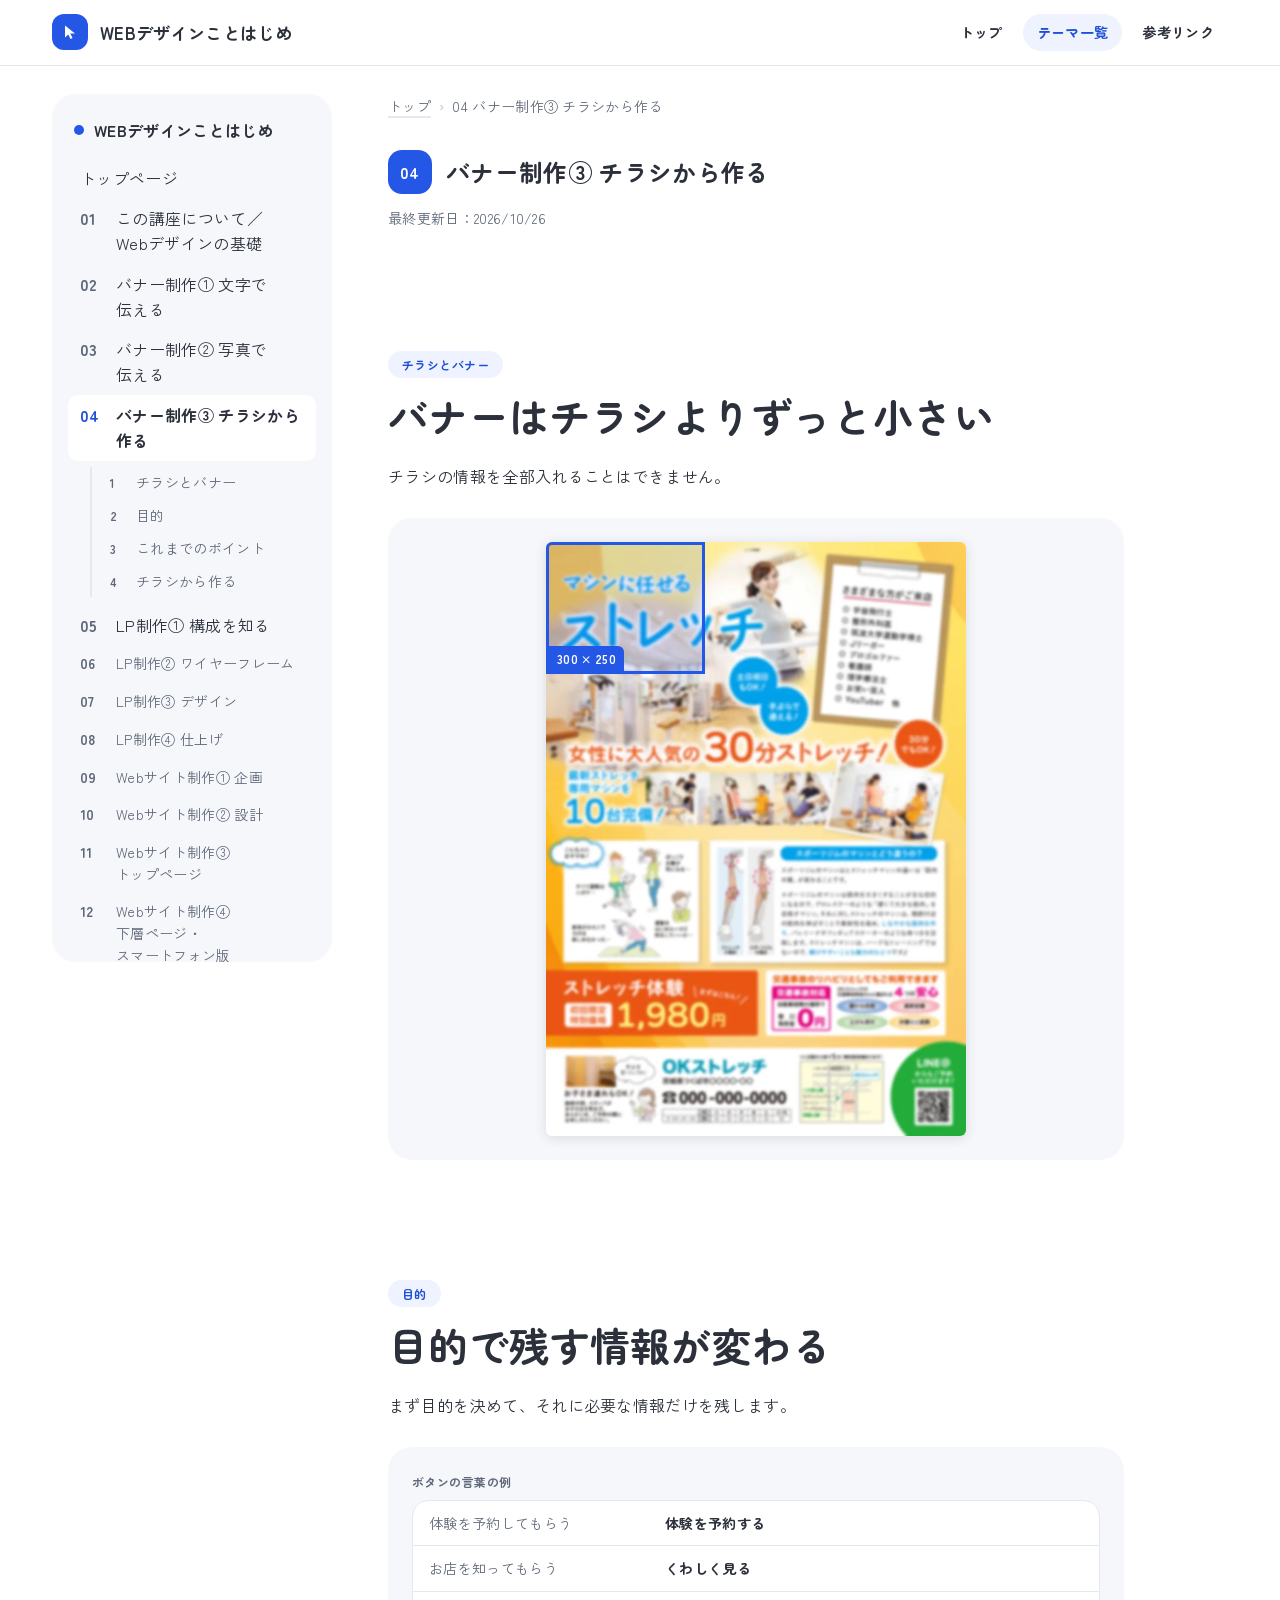
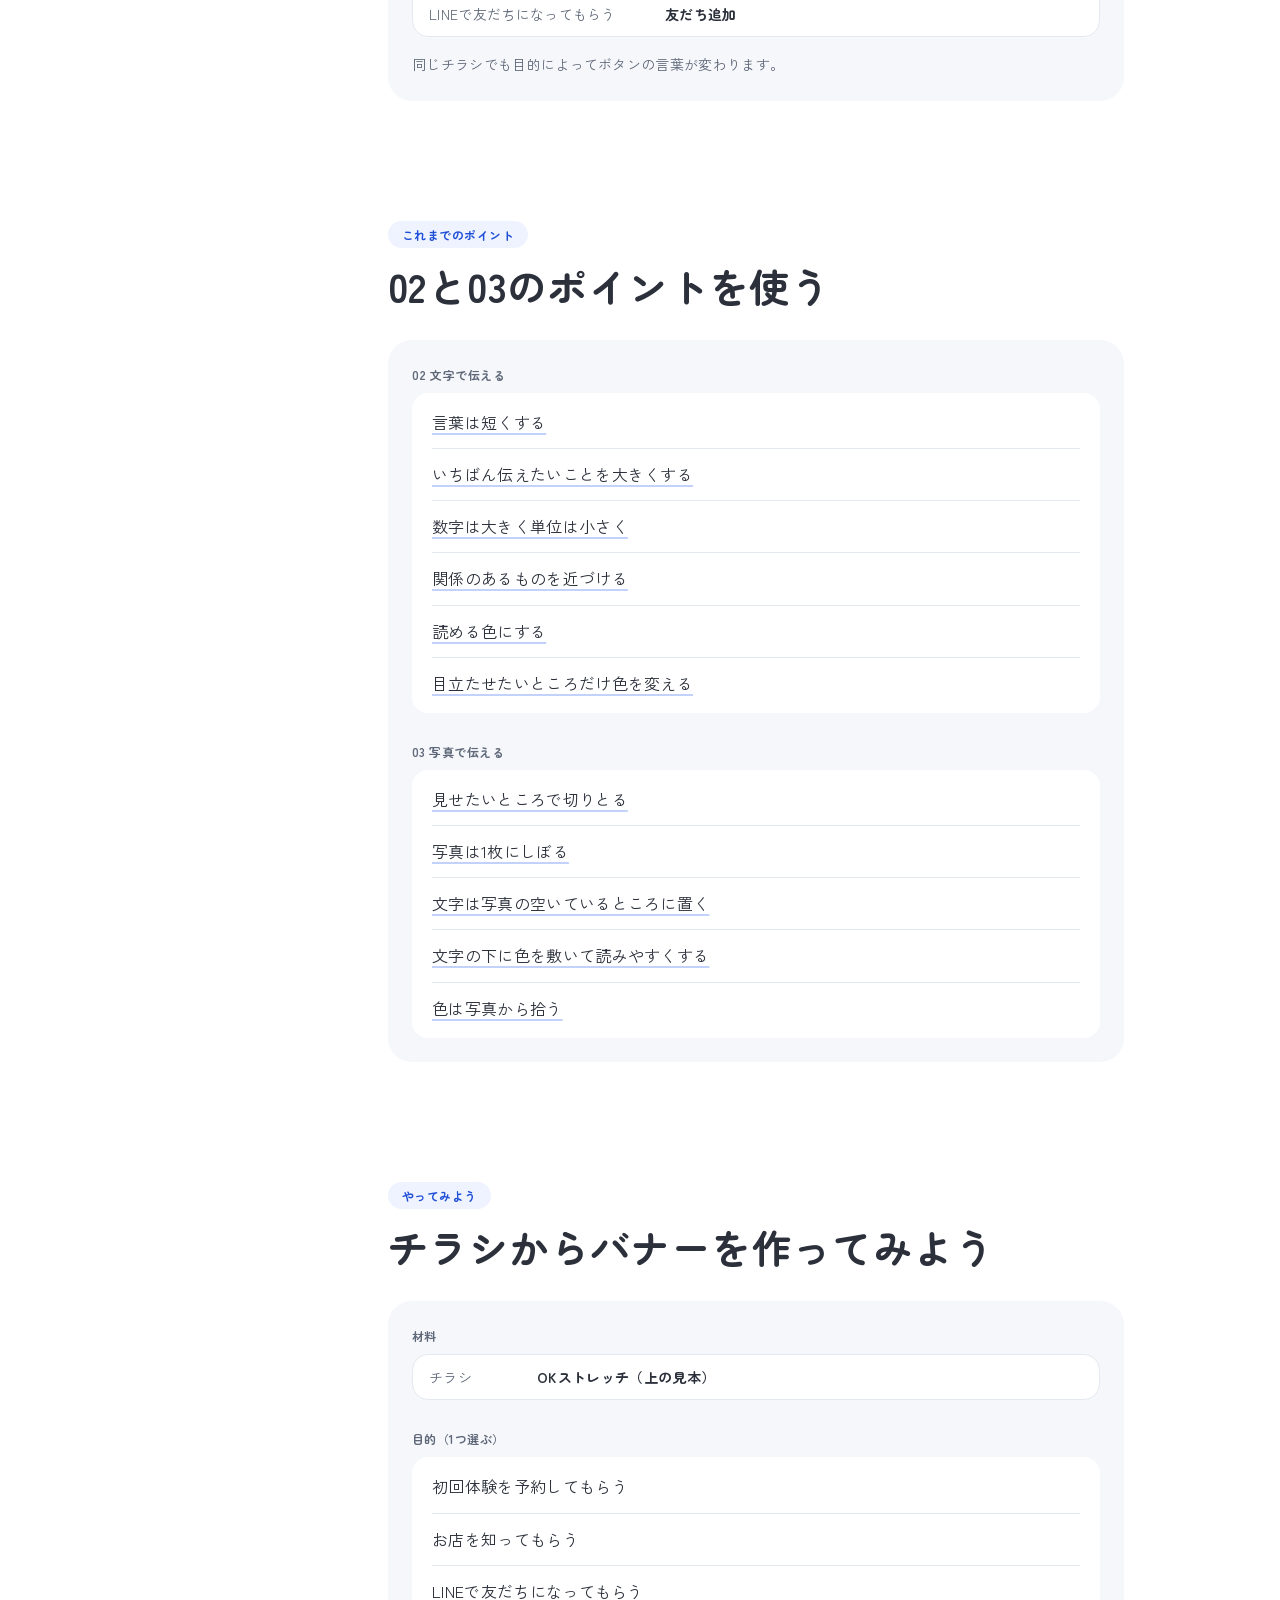
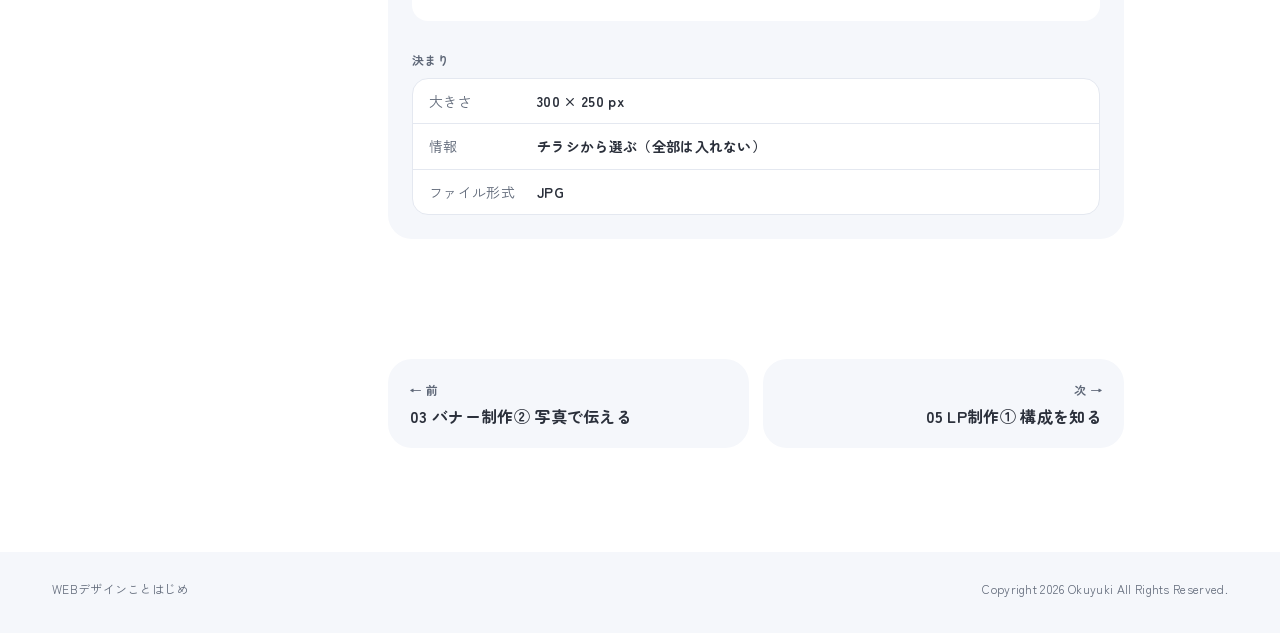
<file: lesson04.html>
<!doctype html>
<html lang="ja">
<head>
<meta charset="utf-8">
<meta name="viewport" content="width=device-width, initial-scale=1, viewport-fit=cover">
<meta name="robots" content="noindex, nofollow">
<title>バナー制作③ チラシから作る｜WEBデザインことはじめ</title>
<meta name="description" content="チラシとバナーの大きさのちがい、目的で情報を選ぶこと、これまでのポイントを使ってチラシからバナーを作る">
<link rel="preconnect" href="https://fonts.googleapis.com">
<link rel="preconnect" href="https://fonts.gstatic.com" crossorigin>
<link rel="stylesheet" href="https://fonts.googleapis.com/css2?family=Zen+Kaku+Gothic+New:wght@400;500;700&family=Zen+Maru+Gothic:wght@500;700&display=swap">
<link rel="stylesheet" href="style.css">
</head>
<body>

<header class="site-head">
  <div class="inner">
    <a class="site-name" href="./">
      <span class="mark"><svg viewBox="0 0 16 16" aria-hidden="true" focusable="false"><path d="M3 1.5v12l3.3-3 2.2 4.6 2-1-2.2-4.5H13z"/></svg></span>
      <span>WEBデザインことはじめ</span>
    </a>
    <nav class="head-nav" aria-label="サイト">
      <a href="./">トップ</a>
      <a href="./#lessons" aria-current="page">テーマ一覧</a>
      <a href="./#links">参考リンク</a>
    </nav>
  </div>
</header>

<div class="layout">

  <!-- ===== 目次 ===== -->
  <details class="toc" open>
    <summary><span class="dot"></span>WEBデザインことはじめ<span class="toggle"></span></summary>
    <div class="toc-body">
      <a class="toc-top" href="./">トップページ</a>

      <div class="toc-item"><a class="toc-head" href="lesson01.html"><span class="toc-no">01</span><span class="toc-title">この講座について／Webデザインの基礎</span></a></div>
      <div class="toc-item"><a class="toc-head" href="lesson02.html"><span class="toc-no">02</span><span class="toc-title">バナー制作① 文字で伝える</span></a></div>
      <div class="toc-item"><a class="toc-head" href="lesson03.html"><span class="toc-no">03</span><span class="toc-title">バナー制作② 写真で伝える</span></a></div>
      <div class="toc-item is-current">
        <a class="toc-head" href="lesson04.html" aria-current="page"><span class="toc-no">04</span><span class="toc-title">バナー制作③ チラシから作る</span></a>
        <ul class="toc-parts">
          <li><a href="#small"><span class="n">1</span><span>チラシとバナー</span></a></li>
          <li><a href="#goal"><span class="n">2</span><span>目的</span></a></li>
          <li><a href="#recap"><span class="n">3</span><span>これまでのポイント</span></a></li>
          <li><a href="#make"><span class="n">4</span><span>チラシから作る</span></a></li>
        </ul>
      </div>
      <div class="toc-item"><a class="toc-head" href="lesson05.html"><span class="toc-no">05</span><span class="toc-title">LP制作① 構成を知る</span></a></div>
      <div class="toc-item is-soon"><span class="toc-head"><span class="toc-no">06</span><span class="toc-title">LP制作② ワイヤーフレーム</span></span></div>
      <div class="toc-item is-soon"><span class="toc-head"><span class="toc-no">07</span><span class="toc-title">LP制作③ デザイン</span></span></div>
      <div class="toc-item is-soon"><span class="toc-head"><span class="toc-no">08</span><span class="toc-title">LP制作④ 仕上げ</span></span></div>
      <div class="toc-item is-soon"><span class="toc-head"><span class="toc-no">09</span><span class="toc-title">Webサイト制作① 企画</span></span></div>
      <div class="toc-item is-soon"><span class="toc-head"><span class="toc-no">10</span><span class="toc-title">Webサイト制作② 設計</span></span></div>
      <div class="toc-item is-soon"><span class="toc-head"><span class="toc-no">11</span><span class="toc-title">Webサイト制作③ トップページ</span></span></div>
      <div class="toc-item is-soon"><span class="toc-head"><span class="toc-no">12</span><span class="toc-title">Webサイト制作④ 下層ページ・スマートフォン版</span></span></div>
      <div class="toc-item is-soon"><span class="toc-head"><span class="toc-no">13</span><span class="toc-title">Webサイト制作⑤ 仕上げ</span></span></div>
      <div class="toc-item is-soon"><span class="toc-head"><span class="toc-no">14</span><span class="toc-title">コーディング体験① HTMLとCSSの仕組み</span></span></div>
      <div class="toc-item is-soon"><span class="toc-head"><span class="toc-no">15</span><span class="toc-title">コーディング体験② デザインをコードで再現</span></span></div>
    </div>
  </details>

  <!-- ===== 本文 ===== -->
  <main class="main">
    <nav class="crumbs" aria-label="パンくずリスト"><a href="./">トップ</a><span>04 バナー制作③ チラシから作る</span></nav>

    <header class="page-head">
      <span class="no">04</span>
      <h1 class="page-title">バナー制作③ チラシから作る</h1>
    </header>
    <p class="dates">最終更新日：2026/10/26</p>

    <!-- ===== 小ささ ===== -->
    <section class="part" id="small">
      <p class="part-label">チラシとバナー</p>
      <h2 class="msg">バナーはチラシよりずっと小さい</h2>
      <p class="say">チラシの情報を全部入れることはできません。</p>

      <figure class="fig">
        <div class="scale">
          <img class="flyer" src="images/04-flyer.webp" width="840" height="1188" alt="見本のチラシ。OKストレッチ。マシンに任せるストレッチ、女性に大人気の30分ストレッチ、専用マシン10台完備、初回限定ストレッチ体験1,980円などの情報と写真が入っている。左上に同じ縮尺の300 × 250 pxの枠が重なっていて、見出しのあたりしか入らない" decoding="async">
          <span class="scale-bn" aria-hidden="true"><span>300 × 250</span></span>
        </div>
      </figure>
    </section>

    <!-- ===== 目的 ===== -->
    <section class="part" id="goal">
      <p class="part-label">目的</p>
      <h2 class="msg">目的で残す情報が変わる</h2>
      <p class="say">まず目的を決めて、それに必要な情報だけを残します。</p>

      <figure class="fig">
        <p class="ref-k">ボタンの言葉の例</p>
        <dl class="spec is-wide">
          <div><dt>体験を予約してもらう</dt><dd>体験を予約する</dd></div>
          <div><dt>お店を知ってもらう</dt><dd>くわしく見る</dd></div>
          <div><dt>LINEで友だちになってもらう</dt><dd>友だち追加</dd></div>
        </dl>
        <figcaption>同じチラシでも目的によってボタンの言葉が変わります。</figcaption>
      </figure>
    </section>

    <!-- ===== これまでのポイント ===== -->
    <section class="part" id="recap">
      <p class="part-label">これまでのポイント</p>
      <h2 class="msg">02と03のポイントを使う</h2>

      <figure class="fig">
        <p class="ref-k">02 文字で伝える</p>
        <ul class="memo">
          <li><a href="lesson02.html#words">言葉は短くする</a></li>
          <li><a href="lesson02.html#size">いちばん伝えたいことを大きくする</a></li>
          <li><a href="lesson02.html#number">数字は大きく単位は小さく</a></li>
          <li><a href="lesson02.html#group">関係のあるものを近づける</a></li>
          <li><a href="lesson02.html#color">読める色にする</a></li>
          <li><a href="lesson02.html#accent">目立たせたいところだけ色を変える</a></li>
        </ul>

        <p class="ref-k">03 写真で伝える</p>
        <ul class="memo">
          <li><a href="lesson03.html#crop">見せたいところで切りとる</a></li>
          <li><a href="lesson03.html#one">写真は1枚にしぼる</a></li>
          <li><a href="lesson03.html#place">文字は写真の空いているところに置く</a></li>
          <li><a href="lesson03.html#read">文字の下に色を敷いて読みやすくする</a></li>
          <li><a href="lesson03.html#pick">色は写真から拾う</a></li>
        </ul>
      </figure>
    </section>

    <!-- ===== チラシから作る ===== -->
    <section class="part" id="make">
      <p class="part-label">やってみよう</p>
      <h2 class="msg">チラシからバナーを作ってみよう</h2>

      <figure class="fig">
        <p class="ref-k">材料</p>
        <dl class="spec">
          <div><dt>チラシ</dt><dd>OKストレッチ（上の見本）</dd></div>
        </dl>

        <p class="ref-k">目的（1つ選ぶ）</p>
        <ul class="memo">
          <li>初回体験を予約してもらう</li>
          <li>お店を知ってもらう</li>
          <li>LINEで友だちになってもらう</li>
        </ul>

        <p class="ref-k">決まり</p>
        <dl class="spec">
          <div><dt>大きさ</dt><dd>300 × 250 px</dd></div>
          <div><dt>情報</dt><dd>チラシから選ぶ（全部は入れない）</dd></div>
          <div><dt>ファイル形式</dt><dd>JPG</dd></div>
        </dl>
      </figure>
    </section>

    <nav class="pager" aria-label="ページ送り">
      <a class="pg pg-prev" href="lesson03.html"><span class="pg-k">前</span><span class="pg-t">03 バナー制作② 写真で伝える</span></a>
      <a class="pg pg-next" href="lesson05.html"><span class="pg-k">次</span><span class="pg-t">05 LP制作① 構成を知る</span></a>
    </nav>
  </main>
</div>

<footer class="site-foot">
  <div class="inner">
    <span>WEBデザインことはじめ</span>
    <span>Copyright 2026 Okuyuki All Rights Reserved.</span>
  </div>
</footer>

<script src="js/budoux-ja.js"></script>
<script src="js/site.js"></script>
</body>
</html>
</file>
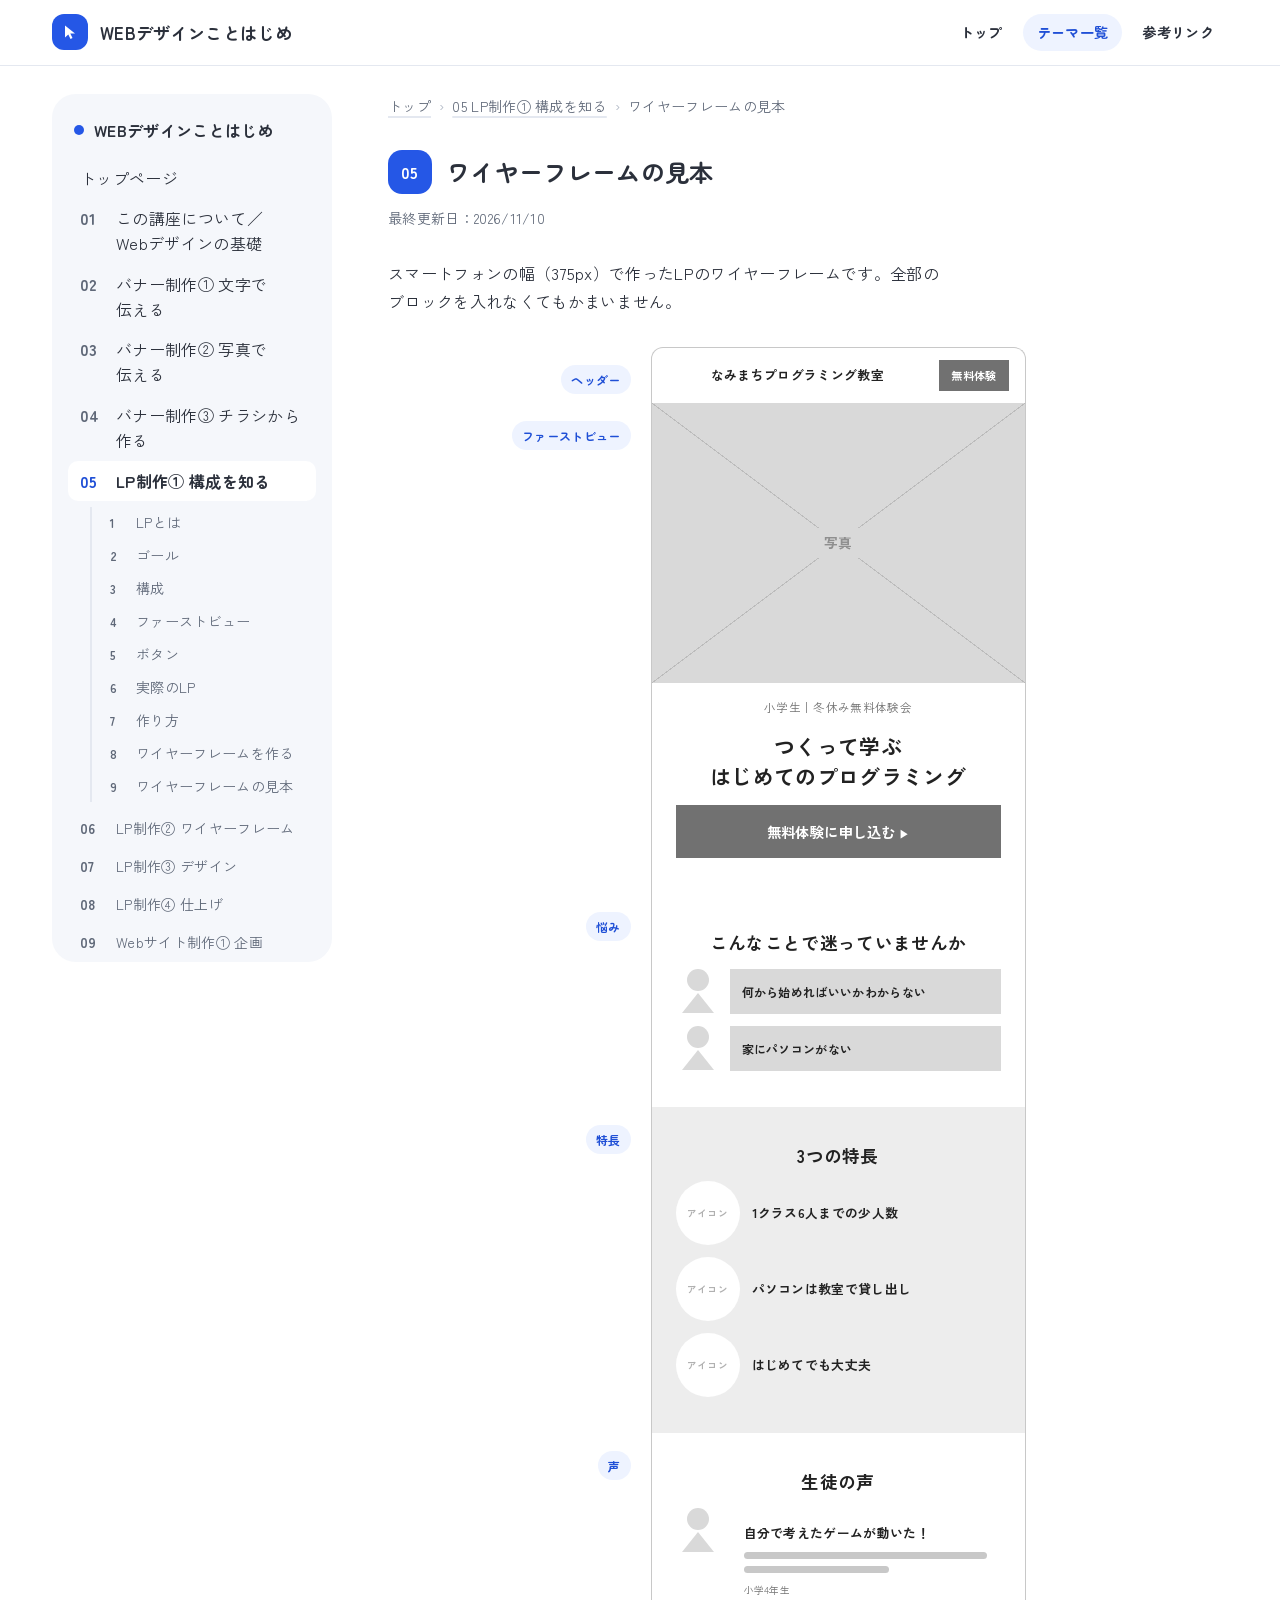
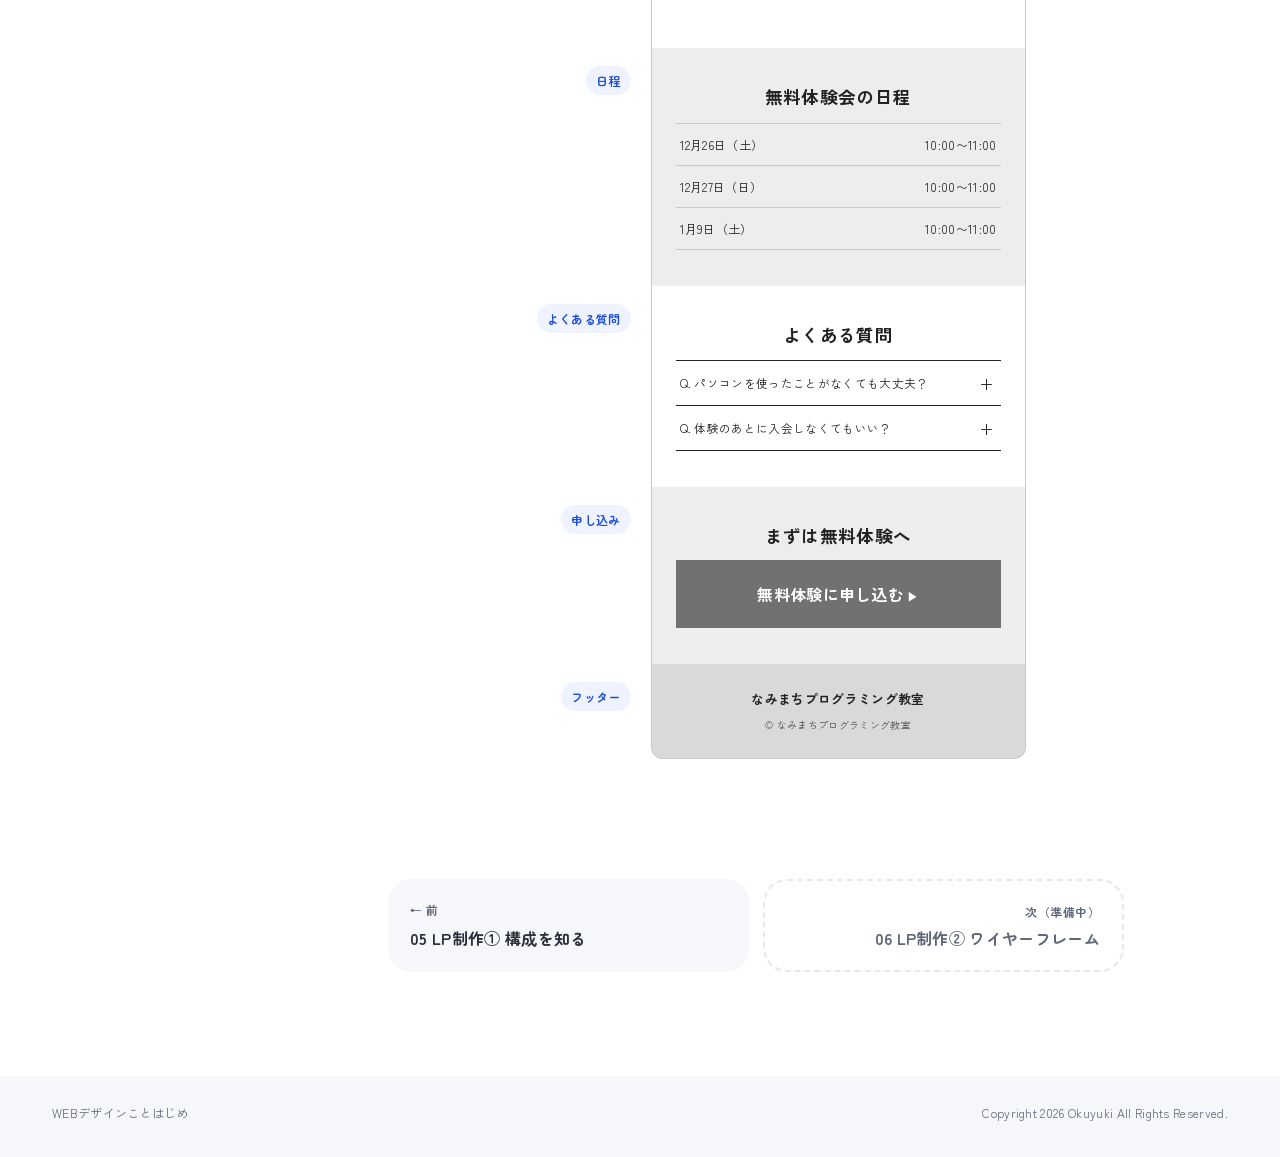
<file: lesson05-2.html>
<!doctype html>
<html lang="ja">
<head>
<meta charset="utf-8">
<meta name="viewport" content="width=device-width, initial-scale=1, viewport-fit=cover">
<meta name="robots" content="noindex, nofollow">
<title>ワイヤーフレームの見本｜LP制作① 構成を知る｜WEBデザインことはじめ</title>
<meta name="description" content="スマートフォンの幅で作ったLPのワイヤーフレームの見本">
<link rel="preconnect" href="https://fonts.googleapis.com">
<link rel="preconnect" href="https://fonts.gstatic.com" crossorigin>
<link rel="stylesheet" href="https://fonts.googleapis.com/css2?family=Zen+Kaku+Gothic+New:wght@400;500;700&family=Zen+Maru+Gothic:wght@500;700&display=swap">
<link rel="stylesheet" href="style.css">
</head>
<body>

<header class="site-head">
  <div class="inner">
    <a class="site-name" href="./">
      <span class="mark"><svg viewBox="0 0 16 16" aria-hidden="true" focusable="false"><path d="M3 1.5v12l3.3-3 2.2 4.6 2-1-2.2-4.5H13z"/></svg></span>
      <span>WEBデザインことはじめ</span>
    </a>
    <nav class="head-nav" aria-label="サイト">
      <a href="./">トップ</a>
      <a href="./#lessons" aria-current="page">テーマ一覧</a>
      <a href="./#links">参考リンク</a>
    </nav>
  </div>
</header>

<div class="layout">

  <!-- ===== 目次 ===== -->
  <details class="toc" open>
    <summary><span class="dot"></span>WEBデザインことはじめ<span class="toggle"></span></summary>
    <div class="toc-body">
      <a class="toc-top" href="./">トップページ</a>

      <div class="toc-item"><a class="toc-head" href="lesson01.html"><span class="toc-no">01</span><span class="toc-title">この講座について／Webデザインの基礎</span></a></div>
      <div class="toc-item"><a class="toc-head" href="lesson02.html"><span class="toc-no">02</span><span class="toc-title">バナー制作① 文字で伝える</span></a></div>
      <div class="toc-item"><a class="toc-head" href="lesson03.html"><span class="toc-no">03</span><span class="toc-title">バナー制作② 写真で伝える</span></a></div>
      <div class="toc-item"><a class="toc-head" href="lesson04.html"><span class="toc-no">04</span><span class="toc-title">バナー制作③ チラシから作る</span></a></div>
      <div class="toc-item is-current">
        <a class="toc-head" href="lesson05.html"><span class="toc-no">05</span><span class="toc-title">LP制作① 構成を知る</span></a>
        <ul class="toc-parts">
          <li><a href="lesson05.html#lp"><span class="n">1</span><span>LPとは</span></a></li>
          <li><a href="lesson05.html#goal"><span class="n">2</span><span>ゴール</span></a></li>
          <li><a href="lesson05.html#order"><span class="n">3</span><span>構成</span></a></li>
          <li><a href="lesson05.html#fv"><span class="n">4</span><span>ファーストビュー</span></a></li>
          <li><a href="lesson05.html#cta"><span class="n">5</span><span>ボタン</span></a></li>
          <li><a href="lesson05.html#real"><span class="n">6</span><span>実際のLP</span></a></li>
          <li><a href="lesson05.html#steps"><span class="n">7</span><span>作り方</span></a></li>
          <li><a href="lesson05.html#make"><span class="n">8</span><span>ワイヤーフレームを作る</span></a></li>
          <li><a href="lesson05-2.html" aria-current="page"><span class="n">9</span><span>ワイヤーフレームの見本</span></a></li>
        </ul>
      </div>
      <div class="toc-item is-soon"><span class="toc-head"><span class="toc-no">06</span><span class="toc-title">LP制作② ワイヤーフレーム</span></span></div>
      <div class="toc-item is-soon"><span class="toc-head"><span class="toc-no">07</span><span class="toc-title">LP制作③ デザイン</span></span></div>
      <div class="toc-item is-soon"><span class="toc-head"><span class="toc-no">08</span><span class="toc-title">LP制作④ 仕上げ</span></span></div>
      <div class="toc-item is-soon"><span class="toc-head"><span class="toc-no">09</span><span class="toc-title">Webサイト制作① 企画</span></span></div>
      <div class="toc-item is-soon"><span class="toc-head"><span class="toc-no">10</span><span class="toc-title">Webサイト制作② 設計</span></span></div>
      <div class="toc-item is-soon"><span class="toc-head"><span class="toc-no">11</span><span class="toc-title">Webサイト制作③ トップページ</span></span></div>
      <div class="toc-item is-soon"><span class="toc-head"><span class="toc-no">12</span><span class="toc-title">Webサイト制作④ 下層ページ・スマートフォン版</span></span></div>
      <div class="toc-item is-soon"><span class="toc-head"><span class="toc-no">13</span><span class="toc-title">Webサイト制作⑤ 仕上げ</span></span></div>
      <div class="toc-item is-soon"><span class="toc-head"><span class="toc-no">14</span><span class="toc-title">コーディング体験① HTMLとCSSの仕組み</span></span></div>
      <div class="toc-item is-soon"><span class="toc-head"><span class="toc-no">15</span><span class="toc-title">コーディング体験② デザインをコードで再現</span></span></div>
    </div>
  </details>

  <!-- ===== 本文 ===== -->
  <main class="main">
    <nav class="crumbs" aria-label="パンくずリスト"><a href="./">トップ</a><a href="lesson05.html">05 LP制作① 構成を知る</a><span>ワイヤーフレームの見本</span></nav>

    <header class="page-head">
      <span class="no">05</span>
      <h1 class="page-title">ワイヤーフレームの見本</h1>
    </header>
    <p class="dates">最終更新日：2026/11/10</p>

    <p class="say wf-intro">スマートフォンの幅（375px）で作ったLPのワイヤーフレームです。全部のブロックを入れなくてもかまいません。</p>

    <div class="wf-wrap">

      <div class="wf-row">
        <p class="wf-tag">ヘッダー</p>
        <div class="wf-sec wf-head">
          <span class="wf-logo">なみまちプログラミング教室</span>
          <span class="wf-btn is-s">無料体験</span>
        </div>
      </div>

      <div class="wf-row">
        <p class="wf-tag">ファーストビュー</p>
        <div class="wf-sec wf-fv">
          <div class="wf-img is-fv"><span>写真</span></div>
          <p class="wf-kicker">小学生｜冬休み無料体験会</p>
          <p class="wf-h1">つくって学ぶ<br>はじめてのプログラミング</p>
          <span class="wf-btn">無料体験に申し込む</span>
        </div>
      </div>

      <div class="wf-row">
        <p class="wf-tag">悩み</p>
        <div class="wf-sec">
          <p class="wf-h2">こんなことで迷っていませんか</p>
          <div class="wf-talk"><i class="wf-face"></i><span>何から始めればいいかわからない</span></div>
          <div class="wf-talk"><i class="wf-face"></i><span>家にパソコンがない</span></div>
        </div>
      </div>

      <div class="wf-row">
        <p class="wf-tag">特長</p>
        <div class="wf-sec is-gray">
          <p class="wf-h2">3つの特長</p>
          <div class="wf-feat"><i class="wf-icon">アイコン</i><b>1クラス6人までの少人数</b></div>
          <div class="wf-feat"><i class="wf-icon">アイコン</i><b>パソコンは教室で貸し出し</b></div>
          <div class="wf-feat"><i class="wf-icon">アイコン</i><b>はじめてでも大丈夫</b></div>
        </div>
      </div>

      <div class="wf-row">
        <p class="wf-tag">声</p>
        <div class="wf-sec">
          <p class="wf-h2">生徒の声</p>
          <div class="wf-voice"><i class="wf-face"></i><div><b>自分で考えたゲームが動いた！</b><div class="wf-lines"><i></i><i class="is-s"></i></div><small>小学4年生</small></div></div>
        </div>
      </div>

      <div class="wf-row">
        <p class="wf-tag">日程</p>
        <div class="wf-sec is-gray">
          <p class="wf-h2">無料体験会の日程</p>
          <ul class="wf-table">
            <li><span>12月26日（土）</span><span>10:00〜11:00</span></li>
            <li><span>12月27日（日）</span><span>10:00〜11:00</span></li>
            <li><span>1月9日（土）</span><span>10:00〜11:00</span></li>
          </ul>
        </div>
      </div>

      <div class="wf-row">
        <p class="wf-tag">よくある質問</p>
        <div class="wf-sec">
          <p class="wf-h2">よくある質問</p>
          <ul class="wf-faq">
            <li>Q. パソコンを使ったことがなくても大丈夫？</li>
            <li>Q. 体験のあとに入会しなくてもいい？</li>
          </ul>
        </div>
      </div>

      <div class="wf-row">
        <p class="wf-tag">申し込み</p>
        <div class="wf-sec wf-cta is-gray">
          <p class="wf-h2">まずは無料体験へ</p>
          <span class="wf-btn is-l">無料体験に申し込む</span>
        </div>
      </div>

      <div class="wf-row">
        <p class="wf-tag">フッター</p>
        <div class="wf-sec wf-foot">
          <span class="wf-logo">なみまちプログラミング教室</span>
          <small>© なみまちプログラミング教室</small>
        </div>
      </div>

    </div>

    <nav class="pager" aria-label="ページ送り">
      <a class="pg pg-prev" href="lesson05.html"><span class="pg-k">前</span><span class="pg-t">05 LP制作① 構成を知る</span></a>
      <div class="pg pg-next is-soon"><span class="pg-k">次（準備中）</span><span class="pg-t">06 LP制作② ワイヤーフレーム</span></div>
    </nav>
  </main>
</div>

<footer class="site-foot">
  <div class="inner">
    <span>WEBデザインことはじめ</span>
    <span>Copyright 2026 Okuyuki All Rights Reserved.</span>
  </div>
</footer>

<script src="js/budoux-ja.js"></script>
<script src="js/site.js"></script>
</body>
</html>
</file>
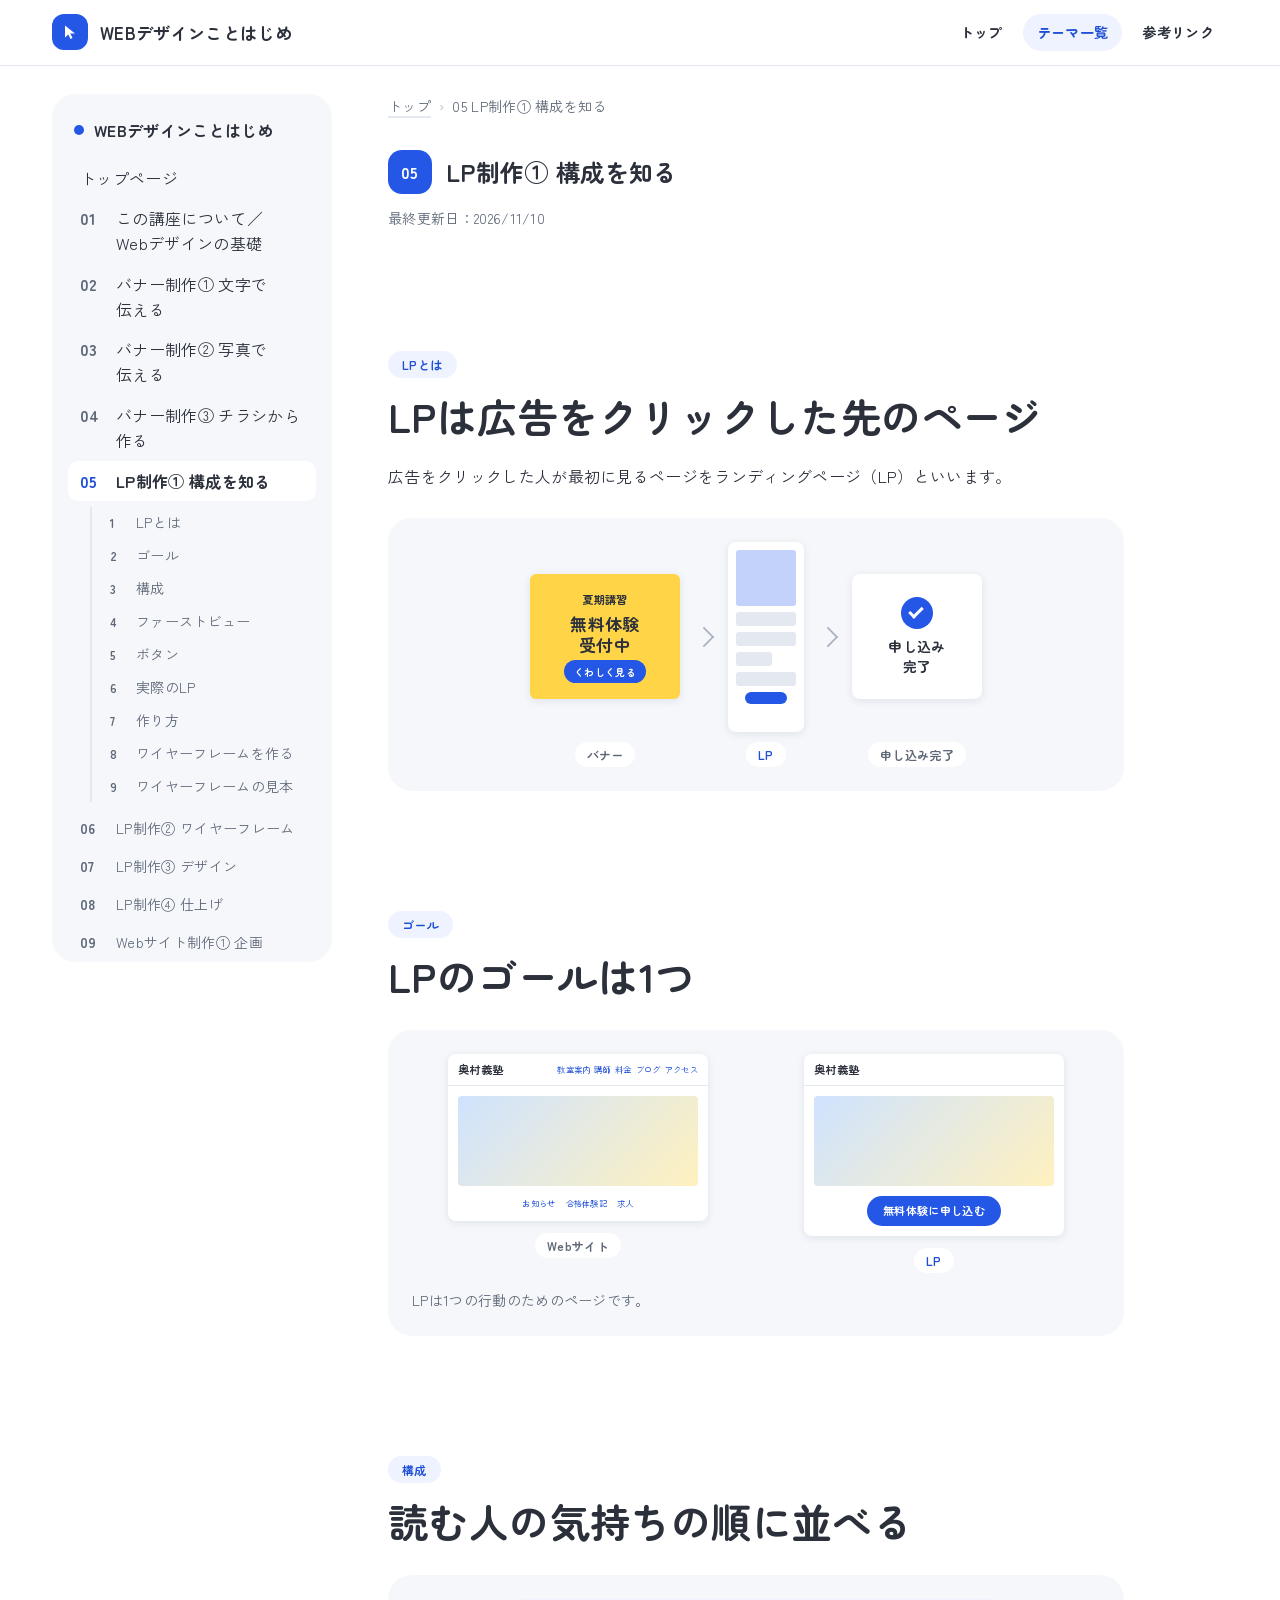
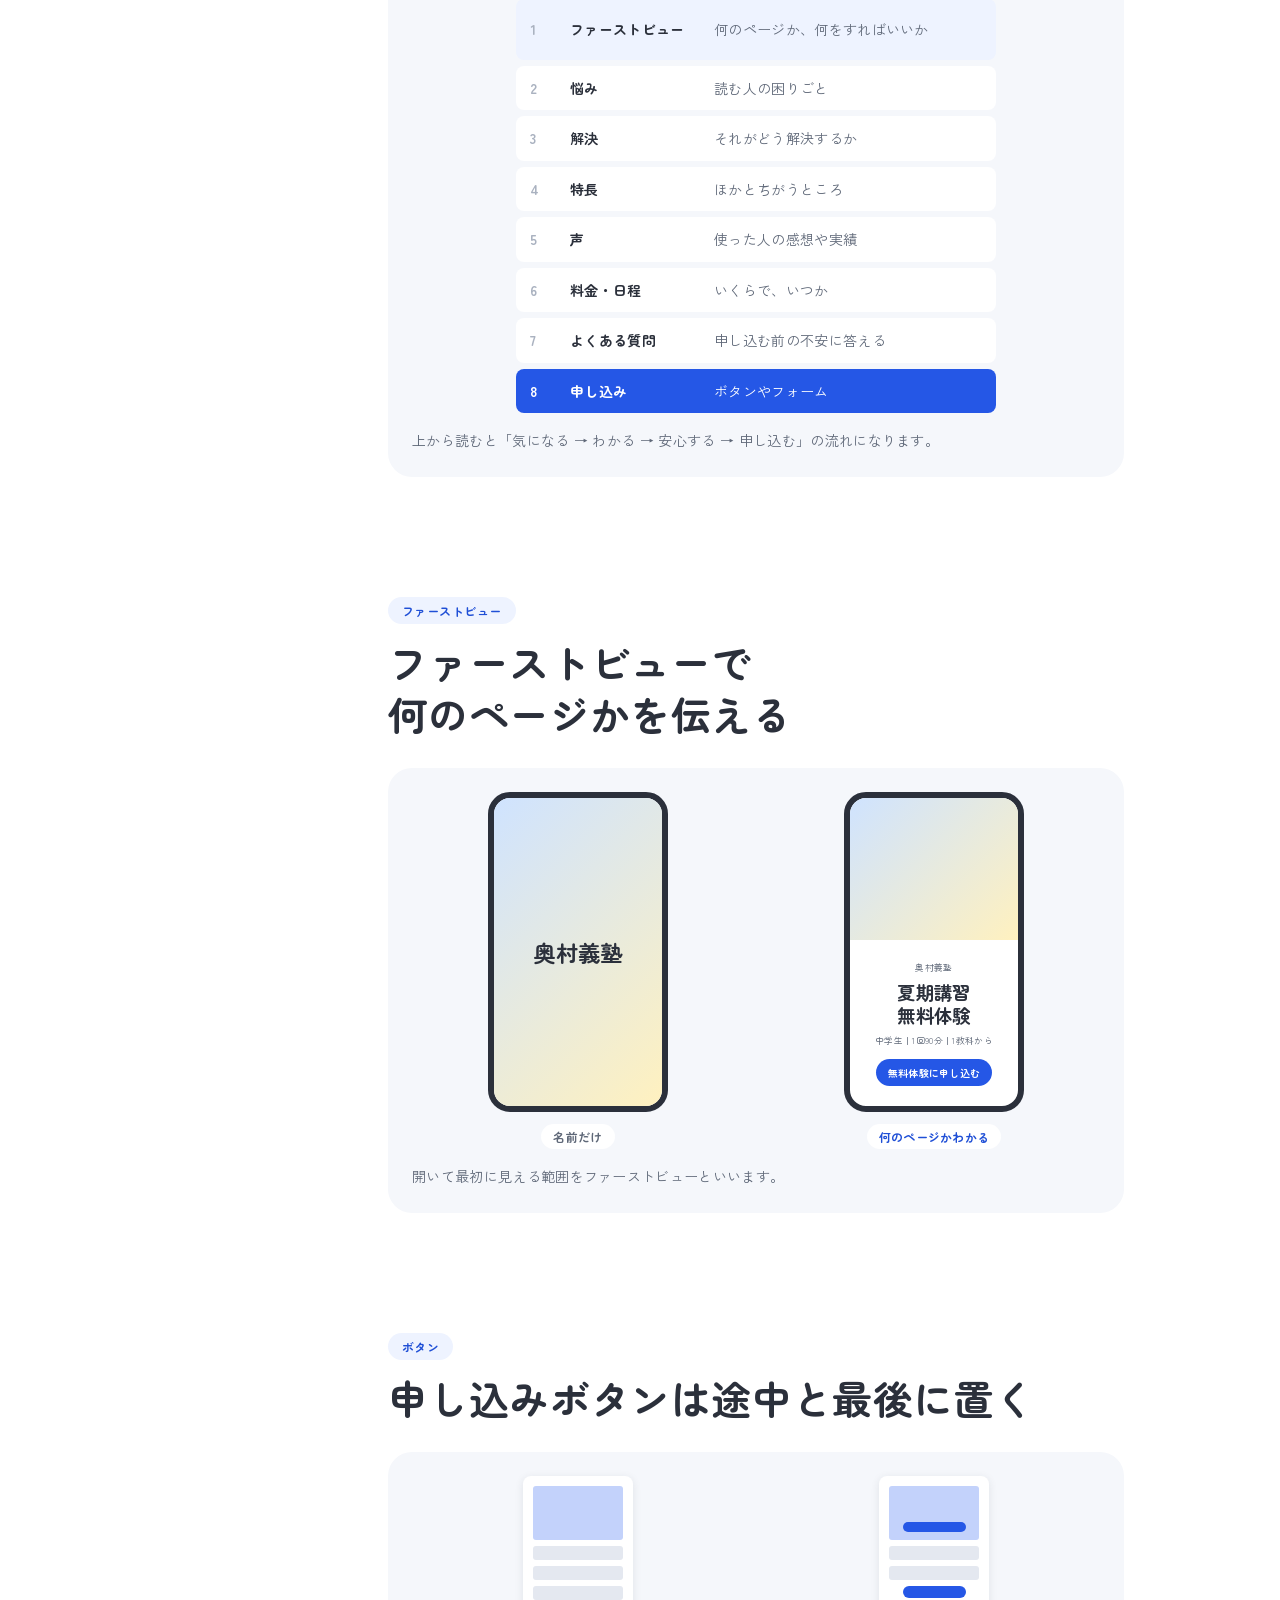
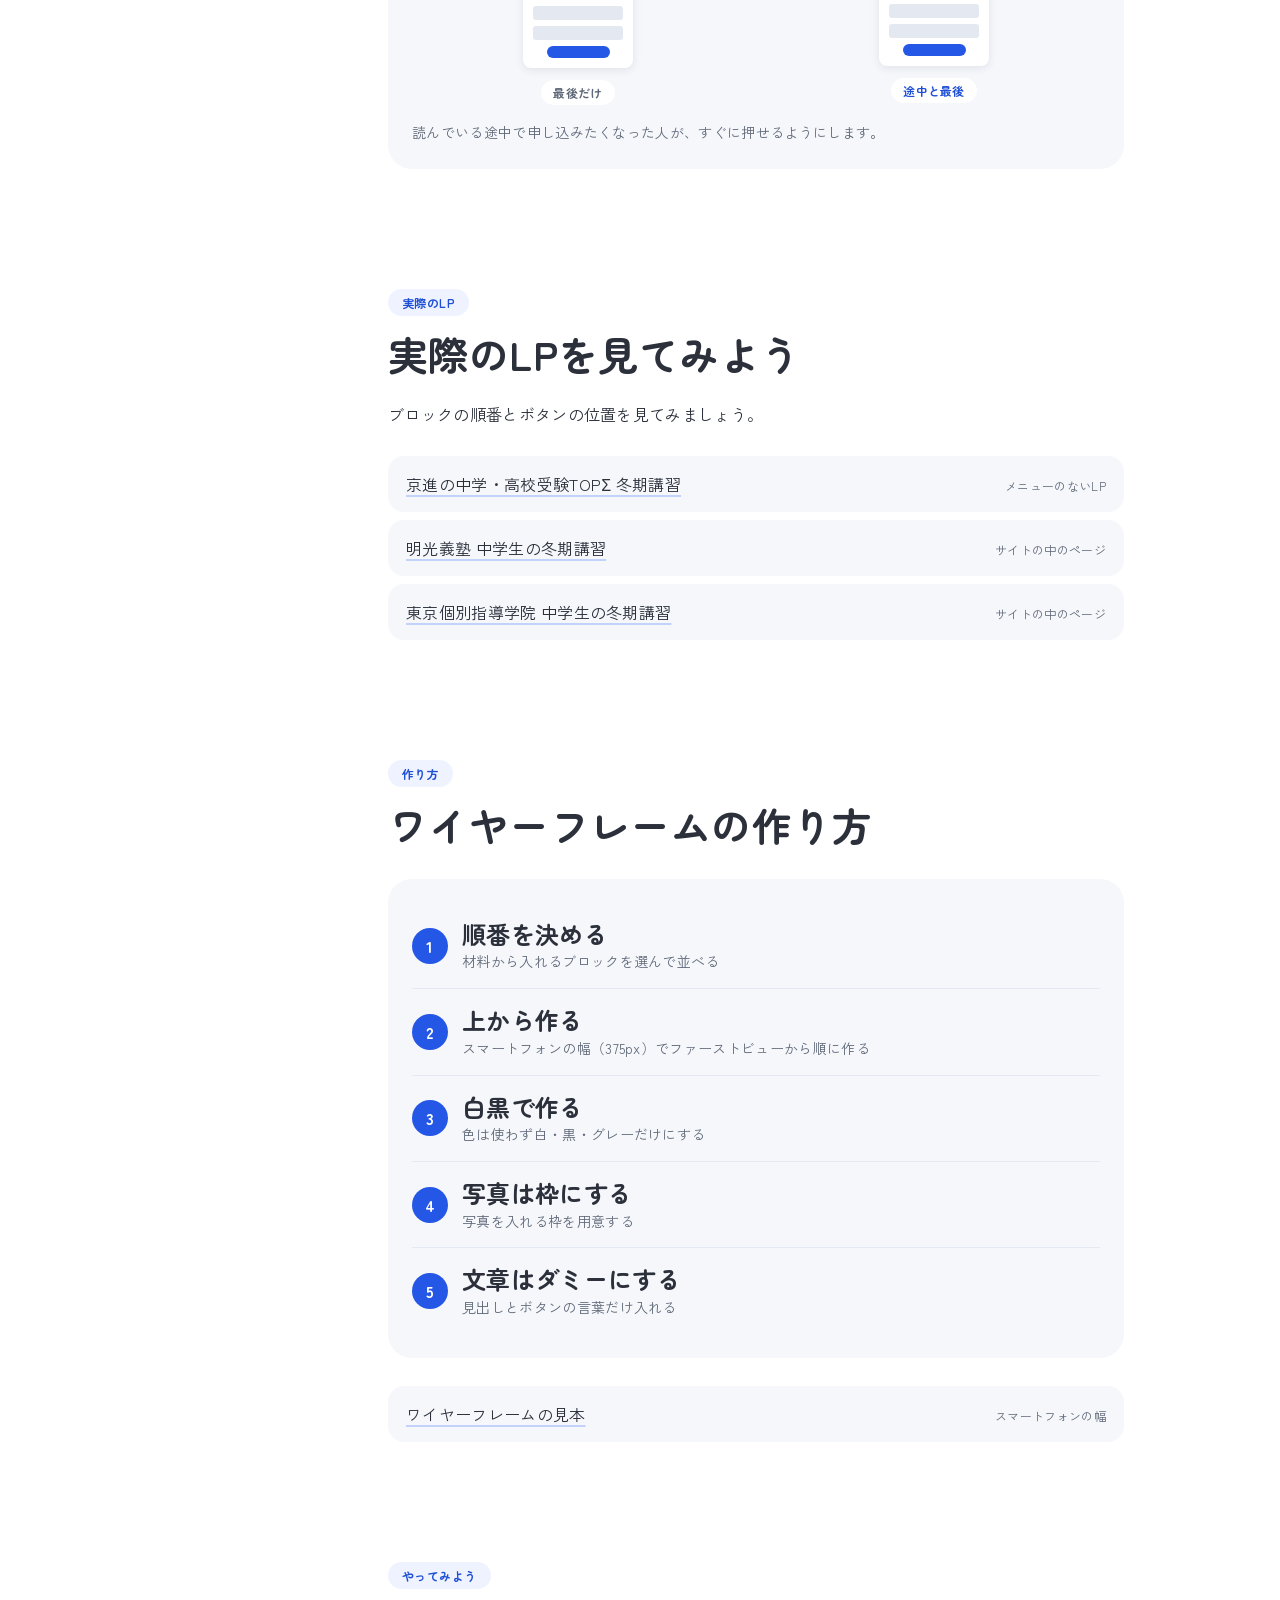
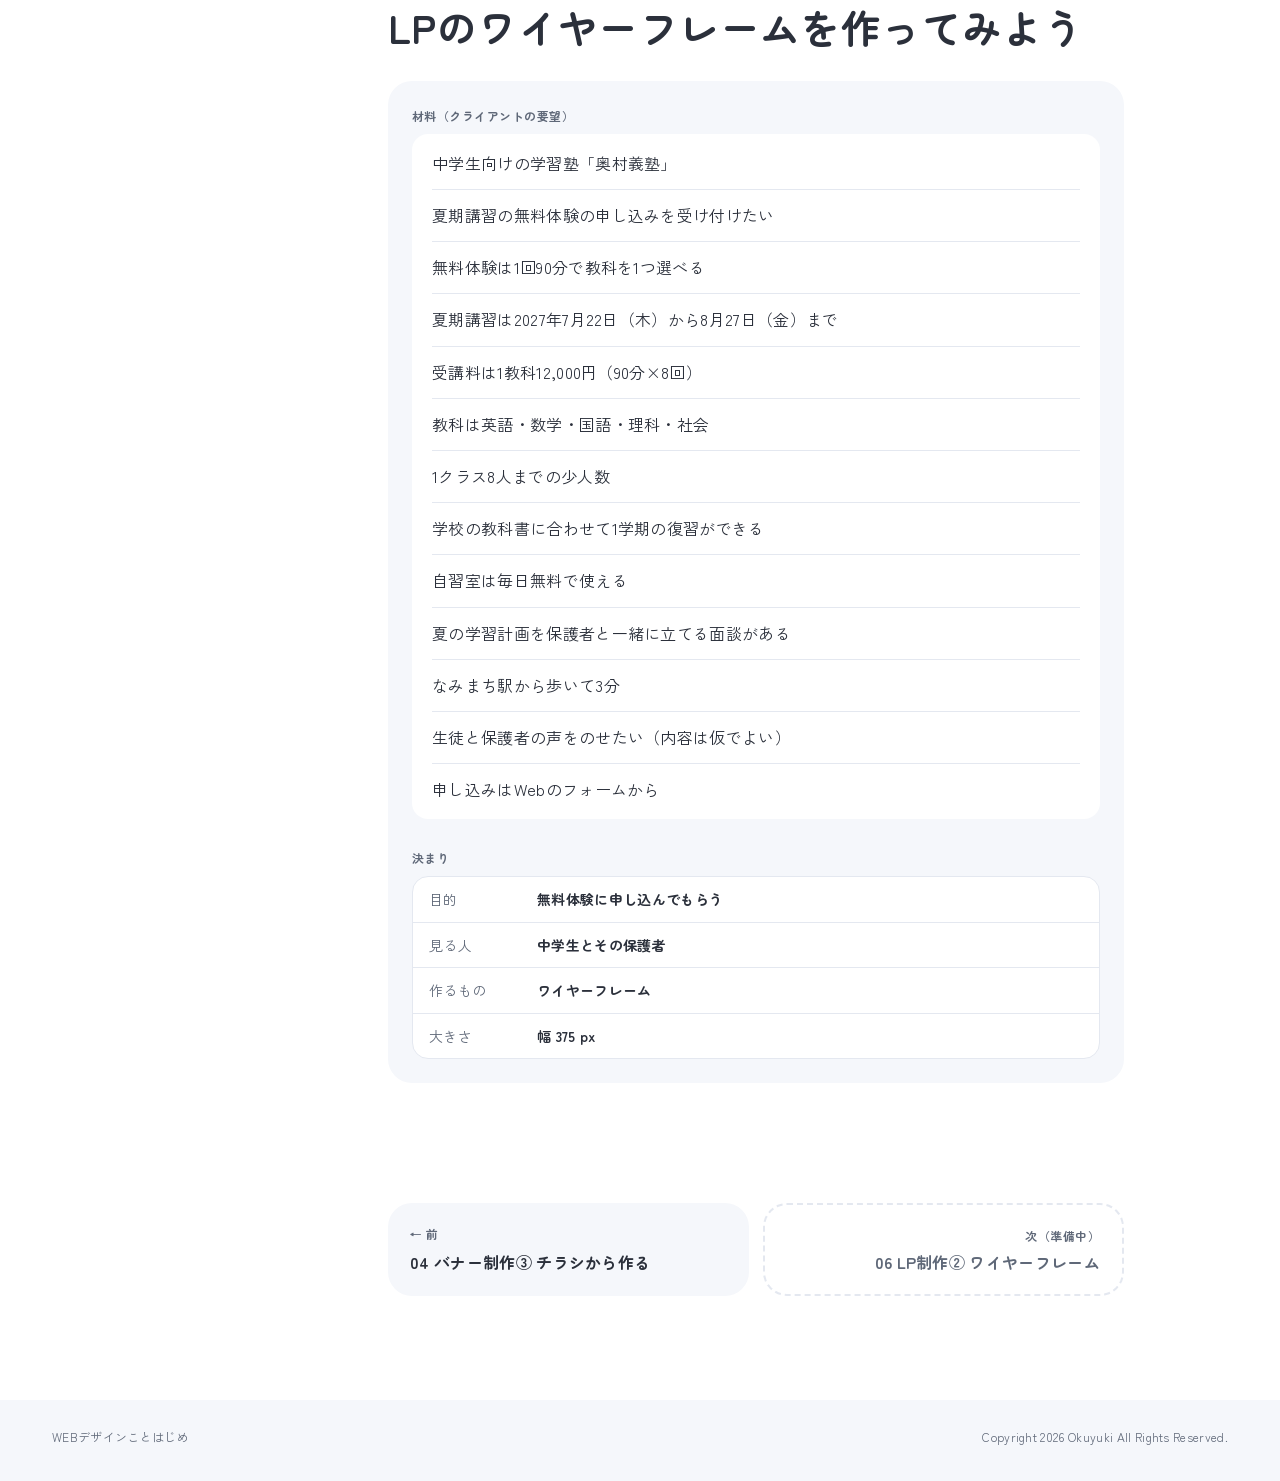
<file: lesson05.html>
<!doctype html>
<html lang="ja">
<head>
<meta charset="utf-8">
<meta name="viewport" content="width=device-width, initial-scale=1, viewport-fit=cover">
<meta name="robots" content="noindex, nofollow">
<title>LP制作① 構成を知る｜WEBデザインことはじめ</title>
<meta name="description" content="LPとは何か、LPのゴール、構成の順番、ファーストビュー、申し込みボタンの置き方">
<link rel="preconnect" href="https://fonts.googleapis.com">
<link rel="preconnect" href="https://fonts.gstatic.com" crossorigin>
<link rel="stylesheet" href="https://fonts.googleapis.com/css2?family=Zen+Kaku+Gothic+New:wght@400;500;700&family=Zen+Maru+Gothic:wght@500;700&display=swap">
<link rel="stylesheet" href="style.css">
</head>
<body>

<header class="site-head">
  <div class="inner">
    <a class="site-name" href="./">
      <span class="mark"><svg viewBox="0 0 16 16" aria-hidden="true" focusable="false"><path d="M3 1.5v12l3.3-3 2.2 4.6 2-1-2.2-4.5H13z"/></svg></span>
      <span>WEBデザインことはじめ</span>
    </a>
    <nav class="head-nav" aria-label="サイト">
      <a href="./">トップ</a>
      <a href="./#lessons" aria-current="page">テーマ一覧</a>
      <a href="./#links">参考リンク</a>
    </nav>
  </div>
</header>

<div class="layout">

  <!-- ===== 目次 ===== -->
  <details class="toc" open>
    <summary><span class="dot"></span>WEBデザインことはじめ<span class="toggle"></span></summary>
    <div class="toc-body">
      <a class="toc-top" href="./">トップページ</a>

      <div class="toc-item"><a class="toc-head" href="lesson01.html"><span class="toc-no">01</span><span class="toc-title">この講座について／Webデザインの基礎</span></a></div>
      <div class="toc-item"><a class="toc-head" href="lesson02.html"><span class="toc-no">02</span><span class="toc-title">バナー制作① 文字で伝える</span></a></div>
      <div class="toc-item"><a class="toc-head" href="lesson03.html"><span class="toc-no">03</span><span class="toc-title">バナー制作② 写真で伝える</span></a></div>
      <div class="toc-item"><a class="toc-head" href="lesson04.html"><span class="toc-no">04</span><span class="toc-title">バナー制作③ チラシから作る</span></a></div>
      <div class="toc-item is-current">
        <a class="toc-head" href="lesson05.html" aria-current="page"><span class="toc-no">05</span><span class="toc-title">LP制作① 構成を知る</span></a>
        <ul class="toc-parts">
          <li><a href="#lp"><span class="n">1</span><span>LPとは</span></a></li>
          <li><a href="#goal"><span class="n">2</span><span>ゴール</span></a></li>
          <li><a href="#order"><span class="n">3</span><span>構成</span></a></li>
          <li><a href="#fv"><span class="n">4</span><span>ファーストビュー</span></a></li>
          <li><a href="#cta"><span class="n">5</span><span>ボタン</span></a></li>
          <li><a href="#real"><span class="n">6</span><span>実際のLP</span></a></li>
          <li><a href="#steps"><span class="n">7</span><span>作り方</span></a></li>
          <li><a href="#make"><span class="n">8</span><span>ワイヤーフレームを作る</span></a></li>
          <li><a href="lesson05-2.html"><span class="n">9</span><span>ワイヤーフレームの見本</span></a></li>
        </ul>
      </div>
      <div class="toc-item is-soon"><span class="toc-head"><span class="toc-no">06</span><span class="toc-title">LP制作② ワイヤーフレーム</span></span></div>
      <div class="toc-item is-soon"><span class="toc-head"><span class="toc-no">07</span><span class="toc-title">LP制作③ デザイン</span></span></div>
      <div class="toc-item is-soon"><span class="toc-head"><span class="toc-no">08</span><span class="toc-title">LP制作④ 仕上げ</span></span></div>
      <div class="toc-item is-soon"><span class="toc-head"><span class="toc-no">09</span><span class="toc-title">Webサイト制作① 企画</span></span></div>
      <div class="toc-item is-soon"><span class="toc-head"><span class="toc-no">10</span><span class="toc-title">Webサイト制作② 設計</span></span></div>
      <div class="toc-item is-soon"><span class="toc-head"><span class="toc-no">11</span><span class="toc-title">Webサイト制作③ トップページ</span></span></div>
      <div class="toc-item is-soon"><span class="toc-head"><span class="toc-no">12</span><span class="toc-title">Webサイト制作④ 下層ページ・スマートフォン版</span></span></div>
      <div class="toc-item is-soon"><span class="toc-head"><span class="toc-no">13</span><span class="toc-title">Webサイト制作⑤ 仕上げ</span></span></div>
      <div class="toc-item is-soon"><span class="toc-head"><span class="toc-no">14</span><span class="toc-title">コーディング体験① HTMLとCSSの仕組み</span></span></div>
      <div class="toc-item is-soon"><span class="toc-head"><span class="toc-no">15</span><span class="toc-title">コーディング体験② デザインをコードで再現</span></span></div>
    </div>
  </details>

  <!-- ===== 本文 ===== -->
  <main class="main">
    <nav class="crumbs" aria-label="パンくずリスト"><a href="./">トップ</a><span>05 LP制作① 構成を知る</span></nav>

    <header class="page-head">
      <span class="no">05</span>
      <h1 class="page-title">LP制作① 構成を知る</h1>
    </header>
    <p class="dates">最終更新日：2026/11/10</p>

    <!-- ===== LPとは ===== -->
    <section class="part" id="lp">
      <p class="part-label">LPとは</p>
      <h2 class="msg">LPは広告をクリックした先のページ</h2>
      <p class="say">広告をクリックした人が最初に見るページをランディングページ（LP）といいます。</p>

      <figure class="fig">
        <div class="route" aria-hidden="true">
          <div class="route-step">
            <div class="route-bn"><span class="route-bn-k">夏期講習</span><span class="route-bn-t">無料体験<br>受付中</span><span class="route-btn">くわしく見る</span></div>
            <span class="cap">バナー</span>
          </div>
          <span class="route-arrow"></span>
          <div class="route-step">
            <div class="route-lp"><i class="is-fv"></i><i></i><i></i><i class="is-short"></i><i></i><i class="is-btn"></i></div>
            <span class="cap is-after">LP</span>
          </div>
          <span class="route-arrow"></span>
          <div class="route-step">
            <div class="route-done"><span class="route-check"></span><span>申し込み<br>完了</span></div>
            <span class="cap">申し込み完了</span>
          </div>
        </div>
      </figure>
    </section>

    <!-- ===== ゴール ===== -->
    <section class="part" id="goal">
      <p class="part-label">ゴール</p>
      <h2 class="msg">LPのゴールは1つ</h2>

      <figure class="fig">
        <div class="pair" aria-hidden="true">
          <div class="pair-cell">
            <div class="mock">
              <div class="mock-head"><b>奥村義塾</b><span class="mock-nav"><i>教室案内</i><i>講師</i><i>料金</i><i>ブログ</i><i>アクセス</i></span></div>
              <div class="mock-body"><i class="is-photo"></i><span class="mock-links"><i>お知らせ</i><i>合格体験記</i><i>求人</i></span></div>
            </div>
            <span class="cap">Webサイト</span>
          </div>
          <div class="pair-cell">
            <div class="mock">
              <div class="mock-head"><b>奥村義塾</b></div>
              <div class="mock-body"><i class="is-photo"></i><span class="mock-one">無料体験に申し込む</span></div>
            </div>
            <span class="cap is-after">LP</span>
          </div>
        </div>
        <figcaption>LPは1つの行動のためのページです。</figcaption>
      </figure>
    </section>

    <!-- ===== 構成 ===== -->
    <section class="part" id="order">
      <p class="part-label">構成</p>
      <h2 class="msg">読む人の気持ちの順に並べる</h2>

      <figure class="fig">
        <ol class="stack">
          <li class="is-fv"><span class="stack-k">ファーストビュー</span><span class="stack-v">何のページか、何をすればいいか</span></li>
          <li><span class="stack-k">悩み</span><span class="stack-v">読む人の困りごと</span></li>
          <li><span class="stack-k">解決</span><span class="stack-v">それがどう解決するか</span></li>
          <li><span class="stack-k">特長</span><span class="stack-v">ほかとちがうところ</span></li>
          <li><span class="stack-k">声</span><span class="stack-v">使った人の感想や実績</span></li>
          <li><span class="stack-k">料金・日程</span><span class="stack-v">いくらで、いつか</span></li>
          <li><span class="stack-k">よくある質問</span><span class="stack-v">申し込む前の不安に答える</span></li>
          <li class="is-cta"><span class="stack-k">申し込み</span><span class="stack-v">ボタンやフォーム</span></li>
        </ol>
        <figcaption>上から読むと「気になる → わかる → 安心する → 申し込む」の流れになります。</figcaption>
      </figure>
    </section>

    <!-- ===== ファーストビュー ===== -->
    <section class="part" id="fv">
      <p class="part-label">ファーストビュー</p>
      <h2 class="msg">ファーストビューで何のページかを伝える</h2>

      <figure class="fig">
        <div class="pair" aria-hidden="true">
          <div class="pair-cell">
            <div class="sp is-name"><div class="sp-photo"></div><b class="sp-name">奥村義塾</b></div>
            <span class="cap">名前だけ</span>
          </div>
          <div class="pair-cell">
            <div class="sp">
              <div class="sp-photo"></div>
              <div class="sp-text">
                <span class="sp-logo">奥村義塾</span>
                <b class="sp-title">夏期講習<br>無料体験</b>
                <span class="sp-sub">中学生｜1回90分｜1教科から</span>
                <span class="sp-btn">無料体験に申し込む</span>
              </div>
            </div>
            <span class="cap is-after">何のページかわかる</span>
          </div>
        </div>
        <figcaption>開いて最初に見える範囲をファーストビューといいます。</figcaption>
      </figure>
    </section>

    <!-- ===== ボタン ===== -->
    <section class="part" id="cta">
      <p class="part-label">ボタン</p>
      <h2 class="msg">申し込みボタンは途中と最後に置く</h2>

      <figure class="fig">
        <div class="pair" aria-hidden="true">
          <div class="pair-cell">
            <div class="mini"><i class="is-fv"></i><i></i><i></i><i></i><i></i><i></i><i class="is-btn"></i></div>
            <span class="cap">最後だけ</span>
          </div>
          <div class="pair-cell">
            <div class="mini"><i class="is-fv"><s></s></i><i></i><i></i><i class="is-btn"></i><i></i><i></i><i class="is-btn"></i></div>
            <span class="cap is-after">途中と最後</span>
          </div>
        </div>
        <figcaption>読んでいる途中で申し込みたくなった人が、すぐに押せるようにします。</figcaption>
      </figure>
    </section>

    <!-- ===== 実際のLP ===== -->
    <section class="part" id="real">
      <p class="part-label">実際のLP</p>
      <h2 class="msg">実際のLPを見てみよう</h2>
      <p class="say">ブロックの順番とボタンの位置を見てみましょう。</p>

      <ul class="links">
        <li><a href="https://tyuko.kyoshin.co.jp/lp/winter_2025/" target="_blank" rel="noopener">京進の中学・高校受験TOPΣ 冬期講習</a><span class="src">メニューのないLP</span></li>
        <li><a href="https://www.meikogijuku.jp/junior/course_winter/" target="_blank" rel="noopener">明光義塾 中学生の冬期講習</a><span class="src">サイトの中のページ</span></li>
        <li><a href="https://www.kobetsu.co.jp/winter/junior/" target="_blank" rel="noopener">東京個別指導学院 中学生の冬期講習</a><span class="src">サイトの中のページ</span></li>
      </ul>
    </section>

    <!-- ===== 作り方 ===== -->
    <section class="part" id="steps">
      <p class="part-label">作り方</p>
      <h2 class="msg">ワイヤーフレームの作り方</h2>

      <figure class="fig">
        <ol class="flow">
          <li><b>順番を決める</b><span>材料から入れるブロックを選んで並べる</span></li>
          <li><b>上から作る</b><span>スマートフォンの幅（375px）でファーストビューから順に作る</span></li>
          <li><b>白黒で作る</b><span>色は使わず白・黒・グレーだけにする</span></li>
          <li><b>写真は枠にする</b><span>写真を入れる枠を用意する</span></li>
          <li><b>文章はダミーにする</b><span>見出しとボタンの言葉だけ入れる</span></li>
        </ol>
      </figure>

      <ul class="links">
        <li><a href="lesson05-2.html">ワイヤーフレームの見本</a><span class="src">スマートフォンの幅</span></li>
      </ul>
    </section>

    <!-- ===== やってみよう ===== -->
    <section class="part" id="make">
      <p class="part-label">やってみよう</p>
      <h2 class="msg">LPのワイヤーフレームを作ってみよう</h2>

      <figure class="fig">
        <p class="ref-k">材料（クライアントの要望）</p>
        <ul class="memo">
          <li>中学生向けの学習塾「奥村義塾」</li>
          <li>夏期講習の無料体験の申し込みを受け付けたい</li>
          <li>無料体験は1回90分で教科を1つ選べる</li>
          <li>夏期講習は2027年7月22日（木）から8月27日（金）まで</li>
          <li>受講料は1教科12,000円（90分×8回）</li>
          <li>教科は英語・数学・国語・理科・社会</li>
          <li>1クラス8人までの少人数</li>
          <li>学校の教科書に合わせて1学期の復習ができる</li>
          <li>自習室は毎日無料で使える</li>
          <li>夏の学習計画を保護者と一緒に立てる面談がある</li>
          <li>なみまち駅から歩いて3分</li>
          <li>生徒と保護者の声をのせたい（内容は仮でよい）</li>
          <li>申し込みはWebのフォームから</li>
        </ul>

        <p class="ref-k">決まり</p>
        <dl class="spec">
          <div><dt>目的</dt><dd>無料体験に申し込んでもらう</dd></div>
          <div><dt>見る人</dt><dd>中学生とその保護者</dd></div>
          <div><dt>作るもの</dt><dd>ワイヤーフレーム</dd></div>
          <div><dt>大きさ</dt><dd>幅 375 px</dd></div>
        </dl>
      </figure>
    </section>

    <nav class="pager" aria-label="ページ送り">
      <a class="pg pg-prev" href="lesson04.html"><span class="pg-k">前</span><span class="pg-t">04 バナー制作③ チラシから作る</span></a>
      <div class="pg pg-next is-soon"><span class="pg-k">次（準備中）</span><span class="pg-t">06 LP制作② ワイヤーフレーム</span></div>
    </nav>
  </main>
</div>

<footer class="site-foot">
  <div class="inner">
    <span>WEBデザインことはじめ</span>
    <span>Copyright 2026 Okuyuki All Rights Reserved.</span>
  </div>
</footer>

<script src="js/budoux-ja.js"></script>
<script src="js/site.js"></script>
</body>
</html>
</file>
<file: style.css>
/* =========================================================
   WEBデザインことはじめ
   並び：ヘッダー → ファーストビュー（左に文字、右に図）
        → お知らせ → テーマ一覧 → 参考リンク → フッター
   色　：白い紙に、リンクの青をアクセントにする。ライトテーマ固定。
   文字：見出しとラベルは丸ゴシック、本文は角ゴシック。
   ========================================================= */

:root {
  /* 色 */
  --paper: #ffffff;        /* 紙 */
  --ink: #2b303b;          /* 文字 */
  --mist: #f5f7fb;         /* 淡い面 */
  --rule: #e4e8f0;         /* 線 */
  --mute: #5f6878;         /* 補足の文字 */
  --faint: #aab2c0;        /* 飾りの点や線（文字には使わない） */
  --accent: #2557e6;       /* 青い面。白い文字をのせる */
  --accent-deep: #1a44c2;  /* 青い面にカーソルをのせたとき */
  --accent-text: #1f4fd6;  /* 青い文字 */
  --accent-tint: #eef3ff;  /* ごく淡い青の面 */
  --accent-soft: #c3d2fb;  /* 淡い青。下線や図に使う */
  --sun: #ffd447;          /* 図の中だけで使う差し色 */

  /* 文字 */
  --round: "Zen Maru Gothic", "Hiragino Maru Gothic ProN", "Arial Rounded MT Bold", Arial, "Noto Sans JP", sans-serif;
  --body: "Zen Kaku Gothic New", "Hiragino Sans", "Hiragino Kaku Gothic ProN", "Noto Sans JP", "Yu Gothic", Meiryo, sans-serif;
  --mono: ui-monospace, "SFMono-Regular", Menlo, Consolas, "Noto Sans JP", monospace;
  --mincho: "Zen Old Mincho", "Hiragino Mincho ProN", "Yu Mincho", serif;  /* 書体の見本だけで使う */

  /* 文字の大きさ：伝えたい一言は大きく、補足は小さく。中間の大きさは作らない */
  --fs-msg: 2.5rem;     /* いちばん伝えたい一言 */
  --fs-h2: 1.75rem;     /* トップページの見出し */
  --fs-head: 1.5rem;    /* カードの見出し、ページの名前 */
  --fs-body: 1rem;      /* 本文 */
  --fs-sm: 0.875rem;    /* 補足 */
  --fs-label: 0.75rem;  /* ラベル */

  /* 角の丸み */
  --r-m: 16px;
  --r-l: 24px;

  /* 幅と左右の余白 */
  --wrap: 68rem;
  --gutter: 20px;

  color-scheme: light;
}

@media (max-width: 640px) {
  :root { --fs-msg: 1.75rem; --fs-h2: 1.5rem; --fs-head: 1.25rem; }
}

/* ---------- 基本 ---------- */
*, *::before, *::after { box-sizing: border-box; }

html { -webkit-text-size-adjust: 100%; scroll-behavior: smooth; }

@media (prefers-reduced-motion: reduce) {
  html { scroll-behavior: auto; }
  * { transition: none !important; }
}

body {
  margin: 0;
  background: var(--paper);
  color: var(--ink);
  font-family: var(--body);
  font-size: var(--fs-body);
  font-weight: 400;
  line-height: 1.75;
  letter-spacing: 0.02em;
}

h1, h2, h3 {
  margin: 0;
  font-family: var(--round);
  font-weight: 700;
  line-height: 1.4;
  text-wrap: balance;
  word-break: keep-all;
  overflow-wrap: anywhere;
}

p, figure, dl, dd { margin: 0; }
p, li, dd, figcaption { text-wrap: pretty; }
ul, ol { margin: 0; padding: 0; list-style: none; }
svg { display: block; }
img { max-width: 100%; }
[hidden] { display: none !important; }
.nb { white-space: nowrap; }  /* 「4.5 : 1」などを途中で折り返さない */

a {
  color: inherit;
  text-decoration-color: var(--accent-soft);
  text-decoration-thickness: 2px;
  text-underline-offset: 0.25em;
}
a:hover { color: var(--accent-text); text-decoration-color: var(--accent); }
a:focus-visible, button:focus-visible, summary:focus-visible { outline: 3px solid var(--accent-soft); outline-offset: 3px; border-radius: 6px; }

/* ---------- ヘッダー ---------- */
.site-head { border-bottom: 1px solid var(--rule); background: var(--paper); }

.site-head .inner {
  max-width: 76rem;
  margin-inline: auto;
  padding: 14px var(--gutter);
  display: flex;
  align-items: center;
  justify-content: space-between;
  flex-wrap: wrap;
  gap: 8px 24px;
}

.site-name {
  display: flex;
  align-items: center;
  gap: 12px;
  font-family: var(--round);
  font-size: 1.0625rem;
  font-weight: 700;
  line-height: 1.25;
  text-decoration: none;
}
.site-name:hover { color: var(--ink); }

.site-name .mark {
  flex: none;
  width: 36px;
  height: 36px;
  border-radius: 12px;
  background: var(--accent);
  color: var(--paper);
  display: grid;
  place-items: center;
}
.site-name .mark svg { width: 16px; height: 16px; fill: currentColor; }

.head-nav { display: flex; gap: 6px; font-family: var(--round); font-size: var(--fs-sm); font-weight: 700; }
.head-nav a { padding: 6px 14px; border-radius: 999px; text-decoration: none; }
.head-nav a:hover { background: var(--mist); color: var(--ink); }
.head-nav a[aria-current="page"] { background: var(--accent-tint); color: var(--accent-text); }

/* ---------- ボタンとラベル ---------- */
.btn,
.btn-ghost {
  display: inline-block;
  padding: 12px 24px;
  border: 0;
  border-radius: 999px;
  font-family: var(--round);
  font-size: var(--fs-body);
  font-weight: 700;
  line-height: 1.75;
  letter-spacing: 0.02em;
  text-decoration: none;
  cursor: pointer;
}
.btn { background: var(--accent); color: var(--paper); }
.btn:hover { background: var(--accent-deep); color: var(--paper); }
.btn-ghost { background: var(--mist); color: var(--ink); }
.btn-ghost:hover { color: var(--accent-text); }

.pill {
  display: inline-block;
  padding: 2px 12px;
  border-radius: 999px;
  font-family: var(--round);
  font-size: var(--fs-label);
  font-weight: 700;
  letter-spacing: 0.04em;
  white-space: nowrap;
}
.pill-accent { color: var(--accent-text); background: var(--accent-tint); }
.pill-mute { color: var(--mute); background: var(--paper); }

/* ---------- 共通の幅と、区切りの余白 ---------- */
.top-wrap { max-width: var(--wrap); margin-inline: auto; padding-inline: var(--gutter); }

.top-sec { padding-top: 72px; scroll-margin-top: 16px; }

.top-head { margin-bottom: 22px; padding-bottom: 16px; border-bottom: 1px solid var(--rule); }
.top-head h2 { font-size: var(--fs-h2); }

/* ---------- ファーストビュー ---------- */
.hero { padding-top: clamp(28px, 5vw, 56px); }

.hero-card {
  display: grid;
  grid-template-columns: minmax(0, 0.8fr) minmax(0, 1.2fr);
  align-items: center;
  gap: clamp(24px, 4vw, 48px);
}

/* 文字の列。タイトルの大きさを、この列の幅に合わせる */
.hero-text { display: grid; justify-items: start; gap: 18px; min-width: 0; container-type: inline-size; }

.hero-eyebrow {
  padding: 3px 14px;
  border-radius: 999px;
  background: var(--accent-tint);
  color: var(--accent-text);
  font-family: var(--round);
  font-size: var(--fs-label);
  font-weight: 700;
  letter-spacing: 0.04em;
}

.hero-title { font-size: min(3.5rem, 15cqi); line-height: 1.3; letter-spacing: 0.01em; white-space: nowrap; }
.hero-title span { color: var(--accent-text); }

.hero-lead { max-width: 24em; }

.hero-actions { display: flex; flex-wrap: wrap; align-items: center; gap: 10px 14px; padding-top: 6px; }

/* 図（SVG）。色はここで決める */
.hero-visual { justify-self: end; width: 100%; max-width: 600px; }
.hero-visual svg { width: 100%; height: auto; }

.hero-visual .v-paper { fill: var(--paper); }
.hero-visual .v-ink { fill: var(--ink); }
.hero-visual .v-mist { fill: var(--mist); }
.hero-visual .v-rule { fill: var(--rule); }
.hero-visual .v-faint { fill: var(--faint); }
.hero-visual .v-accent { fill: var(--accent); }
.hero-visual .v-tint { fill: var(--accent-tint); }
.hero-visual .v-soft { fill: var(--accent-soft); }
.hero-visual .v-sun { fill: var(--sun); }

.hero-visual .v-outline { fill: none; stroke: var(--rule); stroke-width: 1.5; }
.hero-visual .v-phone { fill: var(--paper); stroke: var(--ink); stroke-width: 3; }
.hero-visual .v-select { fill: none; stroke: var(--accent-deep); stroke-width: 1.5; }
.hero-visual .v-handle { fill: var(--paper); stroke: var(--accent-deep); stroke-width: 1.5; }
.hero-visual .v-size { fill: var(--accent-deep); }
.hero-visual .v-cursor { fill: var(--ink); stroke: var(--paper); stroke-width: 1.5; stroke-linejoin: round; }
.hero-visual .v-shadow { filter: drop-shadow(0 10px 14px rgba(43, 48, 59, 0.12)); }

.hero-visual text { font-family: var(--round); font-size: 14px; font-weight: 700; fill: var(--paper); text-anchor: middle; }
.hero-visual .v-label rect { fill: var(--paper); stroke: var(--ink); stroke-width: 1.5; }
.hero-visual .v-label text { fill: var(--ink); }
.hero-visual .v-size-text { font-family: var(--mono); font-size: 12px; font-weight: 500; }
.hero-visual .v-code { font-family: var(--mono); font-size: 12px; font-weight: 400; text-anchor: start; }
.hero-visual .v-code .tag { fill: var(--accent-soft); }
.hero-visual .v-code .prop { fill: var(--sun); }

/* ---------- お知らせ ---------- */
.top-news { padding-top: 32px; }

.news {
  display: grid;
  grid-template-columns: auto minmax(0, 1fr);
  align-items: baseline;
  gap: 8px 20px;
  padding: 14px 20px;
  border: 1px solid var(--rule);
  border-radius: var(--r-m);
}

.news-label {
  padding: 2px 12px;
  border-radius: 999px;
  background: var(--ink);
  color: var(--paper);
  font-family: var(--round);
  font-size: var(--fs-label);
  font-weight: 700;
  letter-spacing: 0.04em;
}

.news li { display: flex; flex-wrap: wrap; gap: 2px 16px; font-size: var(--fs-sm); line-height: 1.7; }
.news time { color: var(--mute); font-variant-numeric: tabular-nums; }

/* ---------- テーマ一覧 ---------- */
.course-grid { display: grid; grid-template-columns: repeat(3, minmax(0, 1fr)); gap: 14px; }

.course-card {
  display: grid;
  grid-template-columns: 44px minmax(0, 1fr);
  align-items: start;
  gap: 14px;
  min-width: 0;
  padding: 18px;
  border: 2px solid transparent;
  border-radius: var(--r-l);
  background: var(--mist);
  text-decoration: none;
  transition: transform 0.2s, box-shadow 0.2s;
}

.cc-no {
  width: 44px;
  height: 44px;
  border-radius: 14px;
  background: var(--paper);
  color: var(--mute);
  display: grid;
  place-items: center;
  font-family: var(--round);
  font-weight: 700;
  font-variant-numeric: tabular-nums;
}

.cc-body { display: grid; gap: 8px; min-width: 0; }
/* タイトルは単語の途中で折り返さない。入りきらないときだけ途中で折る */
.cc-title { font-weight: 700; line-height: 1.6; word-break: keep-all; overflow-wrap: anywhere; }
.cc-foot { display: flex; flex-wrap: wrap; justify-content: space-between; align-items: center; gap: 8px; }

/* 準備中のカード */
.course-card.is-soon .cc-title { color: var(--mute); font-weight: 500; }

/* 公開中のカード */
.course-card.is-open { border-color: var(--accent); background: var(--paper); }
.course-card.is-open .cc-no { background: var(--accent); color: var(--paper); }
.course-card.is-open .cc-go { color: var(--accent-text); font-family: var(--round); font-size: var(--fs-sm); font-weight: 700; }
.course-card.is-open .cc-go::after { content: " →"; }
.course-card.is-open:hover {
  color: var(--ink);
  transform: translateY(-3px);
  box-shadow: 0 12px 24px -14px rgba(37, 87, 230, 0.55);
}

/* ---------- 参考リンク ---------- */
.links { display: grid; gap: 8px; }

.links li {
  display: grid;
  grid-template-columns: minmax(0, 1fr) auto;
  align-items: baseline;
  gap: 16px;
  padding: 14px 18px;
  border-radius: var(--r-m);
  background: var(--mist);
}

.links .src { color: var(--mute); font-size: var(--fs-label); white-space: nowrap; }

/* ---------- フッター ---------- */
.site-foot { margin-top: 72px; background: var(--mist); }

.site-foot .inner {
  max-width: 76rem;
  margin-inline: auto;
  padding: 26px var(--gutter) 34px;
  display: flex;
  flex-wrap: wrap;
  justify-content: space-between;
  gap: 6px 24px;
  color: var(--mute);
  font-size: var(--fs-label);
}

/* ---------- 狭い画面 ---------- */
@media (max-width: 760px) {
  /* 図を上、文字を下に重ねる */
  .hero-card { grid-template-columns: minmax(0, 1fr); gap: 20px; }
  .hero-visual { order: -1; justify-self: center; max-width: 460px; }

  /* カードは15枚。3列か1列なら、最後の行に半端が出ない */
  .course-grid { grid-template-columns: minmax(0, 1fr); }
}

@media (max-width: 640px) {
  .head-nav { display: none; }
  .news { grid-template-columns: minmax(0, 1fr); }
  .news-label { justify-self: start; }
  .links li { grid-template-columns: minmax(0, 1fr); gap: 2px; }
}

/* =========================================================
   テーマのページ
   並び：左に目次、右に本文。狭い画面では、目次をたたんで上に置く。
   ========================================================= */
.layout {
  max-width: 76rem;
  margin-inline: auto;
  padding: 28px var(--gutter) 0;
  display: grid;
  grid-template-columns: 17.5rem minmax(0, 1fr);
  align-items: start;
  gap: 56px;
}

/* ---------- 目次 ---------- */
.toc {
  position: sticky;
  top: calc(env(safe-area-inset-top, 0px) + 16px);
  max-height: calc(100vh - 32px);
  overflow-y: auto;
  padding: 22px 16px 20px;
  border-radius: var(--r-l);
  background: var(--mist);
}

.toc summary {
  list-style: none;
  display: flex;
  align-items: center;
  gap: 10px;
  padding: 0 6px 14px;
  font-family: var(--round);
  font-weight: 700;
  cursor: default;
}
.toc summary::-webkit-details-marker { display: none; }
.toc summary .dot { flex: none; width: 10px; height: 10px; border-radius: 50%; background: var(--accent); }
.toc summary .toggle { display: none; }

.toc-top,
.toc-head {
  display: grid;
  grid-template-columns: 2rem minmax(0, 1fr);
  align-items: baseline;
  gap: 4px;
  padding: 8px 12px;
  border-radius: 10px;
  line-height: 1.55;
  text-decoration: none;
}
.toc-top { display: block; }
a.toc-top:hover,
a.toc-head:hover { background: var(--paper); color: var(--ink); }

.toc-no { color: var(--mute); font-family: var(--round); font-weight: 700; font-variant-numeric: tabular-nums; }
.toc-title { word-break: keep-all; overflow-wrap: anywhere; }

.toc-item.is-current .toc-head { background: var(--paper); font-family: var(--round); font-weight: 700; }
.toc-item.is-current .toc-no { color: var(--accent-text); }
.toc-item.is-soon .toc-head { color: var(--mute); font-size: var(--fs-sm); }

.toc-parts { display: grid; gap: 2px; margin: 6px 0 8px 1.35rem; padding-left: 8px; border-left: 2px solid var(--rule); }
.toc-parts a {
  display: grid;
  grid-template-columns: 1.4rem minmax(0, 1fr);
  gap: 4px;
  padding: 5px 10px;
  border-radius: 8px;
  color: var(--mute);
  font-size: var(--fs-sm);
  line-height: 1.5;
  text-decoration: none;
}
.toc-parts .n { font-family: var(--round); font-size: var(--fs-label); font-weight: 700; font-variant-numeric: tabular-nums; padding-top: 2px; }
.toc-parts a:hover { background: var(--paper); color: var(--accent-text); }

/* ---------- 本文のはじまり ---------- */
.main { min-width: 0; max-width: 46rem; padding-bottom: 32px; }

.crumbs { display: flex; flex-wrap: wrap; gap: 4px 8px; color: var(--mute); font-size: var(--fs-sm); }
.crumbs a { color: var(--mute); text-decoration-color: var(--rule); }
.crumbs span::before { content: "›"; margin-right: 8px; color: var(--faint); }

/* ページの名前。目印なので、大きくしすぎない */
.page-head { display: flex; align-items: center; gap: 14px; margin-top: 32px; }
.page-head .no {
  flex: none;
  display: grid;
  place-items: center;
  width: 2.75rem;
  height: 2.75rem;
  border-radius: 14px;
  background: var(--accent);
  color: var(--paper);
  font-family: var(--round);
  font-weight: 700;
  font-variant-numeric: tabular-nums;
}
.page-title { font-size: var(--fs-head); }
.dates { margin-top: 12px; color: var(--mute); font-size: var(--fs-sm); font-variant-numeric: tabular-nums; }

/* ---------- 区切り（1つの話題） ---------- */
/* 小さなラベル → 大きな一言 → 図、の順に置く */
.part { display: grid; grid-template-columns: minmax(0, 1fr); gap: 28px; padding-top: 120px; scroll-margin-top: 16px; }
.part > * { min-width: 0; }

.part-label {
  justify-self: start;
  margin-bottom: -16px;
  padding: 3px 14px;
  border-radius: 999px;
  background: var(--accent-tint);
  color: var(--accent-text);
  font-family: var(--round);
  font-size: var(--fs-label);
  font-weight: 700;
  letter-spacing: 0.04em;
}

/* いちばん伝えたい一言 */
.msg { font-size: var(--fs-msg); line-height: 1.3; letter-spacing: 0.01em; }

/* ---------- 小さなカードの並び ---------- */
.tiles { display: grid; grid-template-columns: repeat(4, minmax(0, 1fr)); gap: 12px; }
.tiles li { display: grid; align-content: start; gap: 4px; padding: 18px; border-radius: var(--r-m); background: var(--mist); }
.tiles .k { color: var(--accent-text); font-family: var(--round); font-size: var(--fs-label); font-weight: 700; letter-spacing: 0.04em; font-variant-numeric: tabular-nums; }
.tiles b { font-family: var(--round); font-size: var(--fs-head); line-height: 1.4; }
.tiles p { color: var(--mute); font-size: var(--fs-sm); line-height: 1.7; }

/* ---------- 図 ---------- */
.fig { display: grid; grid-template-columns: minmax(0, 1fr); gap: 16px; padding: 24px; border-radius: var(--r-l); background: var(--mist); }
.fig figcaption { color: var(--mute); font-size: var(--fs-sm); line-height: 1.7; }

/* 図の色。本文の色と同じものを使う */
.g-paper { fill: var(--paper); }
.g-ink { fill: var(--ink); }
.g-rule { fill: var(--rule); }
.g-accent { fill: var(--accent); }
.g-tint { fill: var(--accent-tint); }
.g-sun { fill: var(--sun); }
.g-check { fill: none; stroke: var(--paper); stroke-width: 6; stroke-linecap: round; stroke-linejoin: round; }
.g-line { fill: none; stroke: var(--ink); stroke-width: 2; stroke-linecap: round; stroke-linejoin: round; }
.g-sheet { fill: var(--paper); stroke: var(--ink); stroke-width: 2; }
.g-screen { fill: var(--accent-tint); stroke: var(--ink); stroke-width: 2; }
.g-px { fill: var(--accent-soft); stroke: var(--ink); stroke-width: 2; }
.g-text { fill: var(--ink); font-family: var(--round); font-size: 12px; font-weight: 700; text-anchor: middle; }
.g-sub { fill: var(--mute); font-family: var(--body); font-size: 11px; text-anchor: middle; }

/* 光の色とインクの色。ここだけは、決まった色をそのまま使う */
.g-dark { fill: #111318; }
.g-blend { isolation: isolate; }
.g-rgb circle { mix-blend-mode: screen; }
.g-cmy circle { mix-blend-mode: multiply; }
.g-r { fill: #ff0000; }
.g-g { fill: #00ff00; }
.g-b { fill: #0000ff; }
.g-c { fill: #00aeef; }
.g-m { fill: #ec008c; }
.g-y { fill: #fff200; }

/* ---------- バナーの見本（HTMLとCSSで作ったもの） ---------- */
.bn {
  position: relative;
  overflow: hidden;
  width: 300px;
  max-width: 100%;
  height: 250px;
  padding: 20px;
  display: grid;
  align-content: end;
  justify-items: start;
  gap: 6px;
  background: var(--accent);
  color: var(--paper);
  font-family: var(--round);
  font-weight: 700;
  line-height: 1.3;
}
.bn-sun { position: absolute; top: -34px; right: -34px; width: 132px; height: 132px; border-radius: 50%; background: var(--sun); }
.bn-row { display: flex; align-items: center; gap: 8px; }
.bn-title { font-size: 44px; line-height: 1.15; white-space: nowrap; }
.bn-date { font-size: 16px; }
.bn-date b { margin-right: 6px; font-size: 30px; }
.bn-btn { margin-top: 8px; padding: 7px 18px; border-radius: 999px; background: var(--paper); color: var(--accent-text); font-size: 14px; }

/* バナーの上の番号。右のリストの番号と同じ見た目にする */
.bn-mark,
.three li::before {
  flex: none;
  display: grid;
  place-items: center;
  border-radius: 50%;
  background: var(--sun);
  color: var(--ink);
  font-family: var(--round);
  font-weight: 700;
  line-height: 1;
}
.bn-mark { width: 22px; height: 22px; font-size: 12px; }
.bn-row:last-child .bn-mark { margin-top: 8px; }

/* ---------- スマートフォンの記事ページの見本 ---------- */
.phone { width: 360px; max-width: 100%; border: 3px solid var(--ink); border-radius: 28px; background: var(--paper); overflow: hidden; }
.ph-bar { display: flex; align-items: center; gap: 8px; padding: 14px 18px; border-bottom: 1px solid var(--rule); }
.ph-bar i { width: 22px; height: 22px; border-radius: 7px; background: var(--ink); }
.ph-bar span { width: 96px; height: 10px; border-radius: 5px; background: var(--rule); }
.ph-body { display: grid; gap: 10px; padding: 20px 18px 26px; }
.ph-h { height: 16px; border-radius: 8px; background: var(--ink); }
.ph-h.is-short { width: 62%; margin-bottom: 8px; }
.ph-line { height: 8px; border-radius: 4px; background: var(--rule); }
.ph-line.is-short { width: 70%; }

.slot { display: grid; grid-template-columns: minmax(0, 1fr); justify-items: center; gap: 4px; margin: 10px -12px; }
.slot-label { color: var(--mute); font-size: 10px; letter-spacing: 0.08em; }

/* ---------- バナーと、伝える3つを並べる ---------- */
/* 2つ並べる。幅が足りないときは、たてに重ねる */
.duo { display: grid; grid-template-columns: repeat(auto-fit, minmax(min(300px, 100%), 1fr)); align-items: center; justify-items: center; gap: 28px 24px; }

.three { display: grid; gap: 22px; counter-reset: three; justify-self: start; }
.three li { display: grid; grid-template-columns: 2.25rem minmax(0, 1fr); align-items: center; gap: 2px 14px; counter-increment: three; }
.three li::before { content: counter(three); width: 2.25rem; height: 2.25rem; font-size: var(--fs-body); }
.three b { font-family: var(--round); font-size: var(--fs-head); line-height: 1.4; }
.three span { grid-column: 2; color: var(--mute); font-size: var(--fs-sm); line-height: 1.7; }

/* ---------- 順番（上から下へ読む） ---------- */
.flow { counter-reset: flow; }
.flow li { display: grid; grid-template-columns: 2.25rem minmax(0, 1fr) auto; align-items: center; gap: 0 14px; padding: 14px 0; counter-increment: flow; }
.flow li + li { border-top: 1px solid var(--rule); }
.flow li::before {
  content: counter(flow);
  grid-row: span 2;
  width: 2.25rem;
  height: 2.25rem;
  border-radius: 50%;
  background: var(--accent);
  color: var(--paper);
  display: grid;
  place-items: center;
  font-family: var(--round);
  font-weight: 700;
}
.flow b { font-family: var(--round); font-size: var(--fs-head); line-height: 1.4; }
.flow span { grid-column: 2; color: var(--mute); font-size: var(--fs-sm); line-height: 1.7; }
.flow em {
  grid-column: 3;
  grid-row: 1 / span 2;
  padding: 2px 12px;
  border-radius: 999px;
  background: var(--paper);
  color: var(--accent-text);
  font-family: var(--round);
  font-size: var(--fs-label);
  font-style: normal;
  font-weight: 700;
  font-variant-numeric: tabular-nums;
  white-space: nowrap;
}

/* ---------- つながり（左から右へ読む） ---------- */
.chain { display: grid; grid-template-columns: minmax(0, 1fr) auto minmax(0, 1fr) auto minmax(0, 1fr); align-items: center; gap: 8px; }
.chain-cell { display: grid; justify-items: center; gap: 2px; min-width: 0; text-align: center; }
.chain-cell svg { width: 100%; max-width: 150px; height: auto; margin-bottom: 8px; }
.chain-cell b { font-family: var(--round); font-size: var(--fs-head); line-height: 1.4; }
.chain-cell span { color: var(--mute); font-size: var(--fs-sm); line-height: 1.7; }
.chain-arrow { color: var(--mute); font-family: var(--round); font-size: var(--fs-head); font-weight: 700; }

/* ---------- バナーの大きさ（同じ縮尺で並べる） ---------- */
/* --k は縮尺。1080pxの正方形が入る大きさまで小さくする */
.sizes { --k: 0.3; display: flex; flex-wrap: wrap; align-items: flex-start; gap: 32px 56px; }
.size-group { display: grid; justify-items: start; gap: 20px; }
.size-kind {
  padding: 2px 12px;
  border-radius: 999px;
  background: var(--paper);
  color: var(--accent-text);
  font-family: var(--round);
  font-size: var(--fs-label);
  font-weight: 700;
}
.size { white-space: nowrap; }
.size b { font-family: var(--round); }
.px { margin-left: 12px; color: var(--mute); font-family: var(--mono); font-size: var(--fs-sm); }
.box { display: block; margin-bottom: 8px; background: var(--accent); }
.box.is-rect { width: calc(300px * var(--k)); height: calc(250px * var(--k)); }
.box.is-mobile { width: calc(320px * var(--k)); height: calc(100px * var(--k)); }
.box.is-big { width: calc(728px * var(--k)); height: calc(90px * var(--k)); }
.box.is-square { width: calc(1080px * var(--k)); height: calc(1080px * var(--k)); }

/* ---------- 本文と表 ---------- */
.say { max-width: 40em; margin-top: -8px; }
.aside { max-width: 40em; color: var(--mute); font-size: var(--fs-sm); line-height: 1.7; }

/* 入りきらないときは、表だけを横に動かす */
.tbl-wrap { overflow-x: auto; border: 1px solid var(--rule); border-radius: var(--r-m); }
.tbl { width: 100%; min-width: 20rem; border-collapse: collapse; }
.tbl th, .tbl td { padding: 12px 18px; text-align: left; vertical-align: top; }
.tbl thead th { background: var(--mist); color: var(--mute); font-family: var(--round); font-size: var(--fs-sm); }
.tbl tbody tr + tr { border-top: 1px solid var(--rule); }
.tbl tbody th { font-family: var(--round); white-space: nowrap; }
.tbl td:last-child, .tbl th:last-child { white-space: nowrap; }

/* ---------- 3つの決まり ---------- */
.rules { display: grid; gap: 16px; }
.rule { display: grid; grid-template-columns: minmax(0, 0.9fr) minmax(0, 1.1fr); align-items: center; gap: 24px; padding: 24px; border: 1px solid var(--rule); border-radius: var(--r-l); }
.rule-text { display: grid; gap: 10px; min-width: 0; }
.rule-no {
  width: 2.25rem;
  height: 2.25rem;
  border-radius: 12px;
  background: var(--accent);
  color: var(--paper);
  display: grid;
  place-items: center;
  font-family: var(--round);
  font-weight: 700;
}
.rule h3 { font-size: var(--fs-head); }
.rule p { color: var(--mute); font-size: var(--fs-sm); line-height: 1.7; }
.rule-fig { padding: 12px; border-radius: var(--r-m); background: var(--mist); }
.rule-fig svg { width: 100%; height: auto; }

/* ---------- 設定の一覧（見返すためのもの。目立たせない） ---------- */
.ref { display: grid; gap: 14px; padding-top: 12px; }
.ref-h { font-family: var(--round); font-weight: 700; }
.ref-cols { display: grid; grid-template-columns: repeat(auto-fit, minmax(min(280px, 100%), 1fr)); align-items: start; gap: 14px; }
.ref-col { display: grid; gap: 8px; min-width: 0; }
.ref-k { color: var(--mute); font-family: var(--round); font-size: var(--fs-label); font-weight: 700; letter-spacing: 0.04em; }

.spec { border: 1px solid var(--rule); border-radius: var(--r-m); overflow: hidden; font-size: var(--fs-sm); }
.spec div { display: grid; grid-template-columns: 6rem minmax(0, 1fr); gap: 12px; padding: 10px 16px; }
.spec div + div { border-top: 1px solid var(--rule); }
.spec dt { color: var(--mute); }
.spec dd { font-family: var(--round); font-weight: 700; }
.fig .spec { background: var(--paper); }

/* 見本と、その指定を並べる */
.remake { display: grid; grid-template-columns: 300px minmax(0, 1fr); align-items: center; gap: 28px; }
.sample { display: block; width: 300px; max-width: 100%; height: auto; }

/* ---------- 文字だけのバナー ---------- */
/* .bn に足して使う。上の丸がないので、たての中央に置く */
.bn.is-text { align-content: center; }
.fig.is-center { justify-items: center; }

/* 見本をくらべるための、変えたところ。1つの見本で変えるのは1つだけ */
.bn.is-flat .bn-title,
.bn.is-flat .bn-date,
.bn.is-flat .bn-date b,
.bn.is-flat .bn-btn { font-size: 20px; }
.bn.is-ragged .bn-title { justify-self: center; }
.bn.is-ragged .bn-date { justify-self: end; }
.bn.is-pale { background: #9db7f5; }
.bn.is-even { gap: 30px; }
.bn.is-even .bn-btn { margin-top: 0; }
.bn.is-grouped .bn-btn { margin-top: 22px; }
.bn.is-edge { align-content: start; padding: 2px; }
.bn.is-many .bn-title { color: var(--sun); }
.bn.is-many .bn-date { color: #ffb3d1; }
.bn.is-many .bn-btn { background: #8ee6a8; }
.bn.is-accent .bn-date b { color: var(--sun); }
/* 文で書いたとき */
.bn-long { font-size: 20px; line-height: 1.5; }
/* はしからの余白を見せる */
.bn.is-frame::before { content: ""; position: absolute; inset: 19px; border: 2px dashed var(--sun); }
/* そろえた線を見せる */
.bn.is-guide::before { content: ""; position: absolute; top: 0; bottom: 0; left: 19px; border-left: 2px dashed var(--sun); }

/* ---------- 2つ並べてくらべる ---------- */
/* 幅が足りないときは、たてに重ねる */
.pair { display: grid; grid-template-columns: repeat(auto-fit, minmax(min(300px, 100%), 1fr)); justify-items: center; align-items: start; gap: 24px; }
.pair-cell { display: grid; grid-template-columns: minmax(0, 1fr); justify-items: center; align-content: start; gap: 12px; min-width: 0; max-width: 100%; }
.cap { padding: 2px 12px; border-radius: 999px; background: var(--paper); color: var(--mute); font-family: var(--round); font-size: var(--fs-label); font-weight: 700; font-variant-numeric: tabular-nums; }
.cap.is-after { color: var(--accent-text); }

/* ---------- 青い板（文字の見本をのせる） ---------- */
.board {
  display: grid;
  align-content: center;
  justify-items: start;
  gap: 12px;
  width: 300px;
  max-width: 100%;
  min-height: 140px;
  padding: 20px;
  background: var(--accent);
  color: var(--paper);
  font-family: var(--round);
  font-weight: 700;
  line-height: 1.2;
}
.num { font-size: 16px; }
.num b { margin-right: 4px; font-size: 44px; }
.board.is-flat .num,
.board.is-flat .num b { margin-right: 0; font-size: 24px; }

/* 2行の文字。行の間は、文字の大きさに対する割合で決める */
.lines { font-size: 44px; line-height: 1.75; }
.lines.is-tight { line-height: 1.2; }

.big { font-size: 40px; white-space: nowrap; }
.big.is-tight { letter-spacing: -0.02em; }
.big.is-tight i { margin-inline: -0.22em; font-style: normal; }

/* ---------- 書体の見本 ---------- */
.faces { display: grid; grid-template-columns: repeat(auto-fit, minmax(min(190px, 100%), 1fr)); gap: 12px; }
.face { display: grid; justify-items: center; gap: 4px; padding: 24px 16px 20px; border-radius: var(--r-m); background: var(--paper); text-align: center; }
.face-word { margin-bottom: 10px; font-size: 2rem; font-weight: 700; line-height: 1.3; white-space: nowrap; }
.face.is-gothic .face-word { font-family: var(--body); }
.face.is-mincho .face-word { font-family: var(--mincho); }
.face.is-maru .face-word { font-family: var(--round); }
.face b { font-family: var(--round); }
.face span:last-child { color: var(--mute); font-size: var(--fs-sm); }

/* ---------- 材料（たのまれた文章をそのまま並べる） ---------- */
.memo { padding: 4px 20px; border-radius: var(--r-m); background: var(--paper); }
.memo li { padding: 12px 0; line-height: 1.7; }
.memo li + li { border-top: 1px solid var(--rule); }
.fig .ref-k + .spec,
.fig .ref-k + .memo { margin-top: -8px; }
.fig .memo + .ref-k,
.fig .spec + .ref-k { margin-top: 12px; }

/* ---------- 写真のバナー ---------- */
/* 写真を下に敷き、その上に文字を重ねる。文字の色は写真の空に合わせて紺にする
   中の大きさは、幅300pxのときの値を幅に対する割合（cqw）で書く。
   狭い画面でバナーが小さくなっても、中身が同じ比率で小さくなる（1cqw = 幅の1%） */
.pb {
  position: relative;
  overflow: hidden;
  width: 300px;
  max-width: 100%;
  aspect-ratio: 6 / 5;
  container-type: inline-size;
  background: #fff4d6;
  color: #0b3a8c;
  font-family: var(--round);
  font-weight: 700;
  line-height: 1.2;
}
.pb > img { position: absolute; inset: 0; z-index: 0; width: 100%; height: 100%; object-fit: cover; }
.pb-text { position: absolute; top: 5.333cqw; left: 6.667cqw; z-index: 2; display: grid; justify-items: start; gap: 2cqw; }  /* 16px・20px・6px */
.pb-title { font-size: 8.667cqw; line-height: 1.15; }        /* 26px */
.pb-date { font-size: 4.333cqw; }                             /* 13px */
.pb-date b { margin-right: 1.333cqw; font-size: 7.333cqw; }   /* 4px・22px */
.pb-btn {                                                     /* 20px・6px 16px・13px */
  position: absolute;
  left: 6.667cqw;
  bottom: 6.667cqw;
  z-index: 2;
  padding: 2cqw 5.333cqw;
  border-radius: 999px;
  background: #0b3a8c;
  color: var(--paper);
  font-size: 4.333cqw;
}

/* くらべるために変えたところ */
.pb.is-bare { background: var(--rule); }
.pb.is-contain > img { object-fit: contain; }
.pb.is-over .pb-text { top: 50%; left: 50%; transform: translate(-50%, -50%); justify-items: center; text-align: center; }
.pb.is-over .pb-btn { left: 50%; transform: translateX(-50%); }
.pb.is-low .pb-text { top: auto; bottom: 20.667cqw; }        /* 62px */
.pb.is-purple .pb-btn { background: #7b2cbf; }
.pb.is-cherry .pb-btn { background: #e30104; }
/* 文字の下に敷く色。文字のまわりだけに敷き、写真の主役はかくさない（10px・156px・160px・14px） */
.pb.is-band::before { content: ""; position: absolute; left: 3.333cqw; bottom: 3.333cqw; z-index: 1; width: 52cqw; height: 53.333cqw; border-radius: 4.667cqw; background: rgba(255, 244, 214, 0.94); }

/* 横長のバナー（320 × 100）。中の大きさは幅320pxのときの値を割合で書く */
.pb.is-wide { width: 320px; aspect-ratio: 32 / 10; }
.pb.is-wide .pb-text { top: 3.75cqw; left: 4.375cqw; gap: 0.625cqw; }   /* 12px・14px・2px */
.pb.is-wide .pb-title { font-size: 5.625cqw; }                          /* 18px */
.pb.is-wide .pb-title br { display: none; }                              /* 1行にする */
.pb.is-wide .pb-date { font-size: 3.4375cqw; }                          /* 11px */
.pb.is-wide .pb-date b { font-size: 5cqw; }                              /* 16px */
.pb.is-wide .pb-btn { left: 4.375cqw; bottom: 3.75cqw; padding: 1.25cqw 3.75cqw; font-size: 3.4375cqw; }

/* 2つの形を並べる。下の端をそろえる */
.shapes { display: flex; flex-wrap: wrap; justify-content: center; align-items: flex-end; gap: 24px 40px; }
.shapes .pair-cell { flex: 0 1 auto; }

/* 写真を3枚並べる（高さ140px・文字の位置150px） */
.pb.is-collage .pb-row { position: absolute; top: 0; left: 0; right: 0; display: flex; }
.pb.is-collage .pb-row img { flex: 1; min-width: 0; height: 46.667cqw; object-fit: cover; }
.pb.is-collage .pb-text { top: 50cqw; gap: 0.667cqw; }
.pb.is-collage .pb-title { font-size: 7.333cqw; }
.pb.is-collage .pb-date b { font-size: 6.667cqw; }
.pb.is-collage .pb-btn { left: auto; right: 6.667cqw; bottom: 5.333cqw; }

/* ---------- 写真と、写真から拾った色 ---------- */
.photo { display: block; width: 100%; height: auto; border-radius: var(--r-m); }
.swatches { display: grid; grid-template-columns: repeat(auto-fit, minmax(min(130px, 100%), 1fr)); gap: 10px; }
.swatches li { display: grid; grid-template-columns: 36px minmax(0, 1fr); align-items: center; gap: 0 10px; padding: 10px; border-radius: var(--r-m); background: var(--paper); }
.sw { grid-row: span 2; width: 36px; height: 36px; border: 1px solid var(--rule); border-radius: 10px; background: var(--c); }
.swatches b { font-family: var(--round); font-size: var(--fs-sm); }
.swatches span:last-child { color: var(--mute); font-family: var(--mono); font-size: var(--fs-label); }


/* ---------- ページの中の行き先 ---------- */
.jump { display: flex; flex-wrap: wrap; gap: 8px; }
.jump a { display: block; padding: 6px 16px; border-radius: 999px; background: var(--mist); font-family: var(--round); font-size: var(--fs-sm); font-weight: 700; text-decoration: none; }
.jump a:hover { background: var(--accent-tint); color: var(--accent-text); }

/* ---------- 出典 ---------- */
.more summary { display: inline-block; padding: 6px 16px; border-radius: 999px; background: var(--mist); font-family: var(--round); font-size: var(--fs-sm); font-weight: 700; cursor: pointer; list-style: none; }
.more summary::-webkit-details-marker { display: none; }
.more summary::after { content: " ＋"; color: var(--accent-text); }
.more[open] summary::after { content: " −"; }
.more .links { margin-top: 14px; }

/* ---------- 前へ／次へ ---------- */
.pager { display: grid; grid-template-columns: repeat(2, minmax(0, 1fr)); gap: 14px; margin-top: 120px; }
.pg { display: grid; gap: 4px; min-width: 0; padding: 20px 22px; border-radius: var(--r-l); background: var(--mist); text-decoration: none; }
.pg-k { color: var(--mute); font-family: var(--round); font-size: var(--fs-label); font-weight: 700; letter-spacing: 0.04em; }
.pg-t { font-family: var(--round); font-weight: 700; line-height: 1.5; word-break: keep-all; overflow-wrap: anywhere; }
.pg-prev .pg-k::before { content: "← "; }
a.pg-next .pg-k::after { content: " →"; }
.pg-next { text-align: right; }
.pg.is-soon { border: 2px dashed var(--rule); background: var(--paper); }
.pg.is-soon .pg-t { color: var(--mute); }
a.pg:hover { color: var(--ink); transform: translateY(-2px); box-shadow: 0 10px 22px -16px rgba(43, 48, 59, 0.5); transition: transform 0.2s, box-shadow 0.2s; }

/* ---------- テーマのページ：狭い画面 ---------- */
@media (max-width: 960px) {
  .layout { grid-template-columns: minmax(0, 1fr); gap: 8px; padding-top: 14px; }

  /* 目次は、たたんで上に置く */
  .toc { position: static; max-height: none; overflow: visible; padding: 0; border-radius: var(--r-m); }
  .toc summary { padding: 14px 18px; cursor: pointer; }
  .toc summary .toggle { display: inline; margin-left: auto; padding: 2px 12px; border-radius: 999px; background: var(--paper); color: var(--mute); font-size: var(--fs-label); }
  .toc[open] summary .toggle::after { content: "閉じる"; }
  .toc:not([open]) summary .toggle::after { content: "目次を開く"; }
  .toc-body { padding: 0 10px 14px; }

  .page-head { margin-top: 24px; }
}

@media (max-width: 760px) {
  .tiles { grid-template-columns: repeat(2, minmax(0, 1fr)); }
  .rule { grid-template-columns: minmax(0, 1fr); }
  .rule-fig { order: -1; }
  .remake { grid-template-columns: minmax(0, 1fr); justify-items: center; gap: 20px; }
  .remake .spec { width: 100%; }
  .pager { grid-template-columns: minmax(0, 1fr); margin-top: 88px; }
}

@media (max-width: 640px) {
  .part { padding-top: 88px; }
  .sizes { --k: 0.26; }
  .tbl th, .tbl td { padding: 12px 12px; }
  .chain { grid-template-columns: minmax(0, 1fr); gap: 4px; }
  .chain-arrow { justify-self: center; transform: rotate(90deg); }
  .chain-cell svg { max-width: 120px; }
  .flow li { grid-template-columns: 2.25rem minmax(0, 1fr); }
  .flow em { grid-column: 2; grid-row: auto; justify-self: start; margin-top: 4px; }
  .fig { padding: 18px 14px; }
  .rule { padding: 18px; }
}

/* ---------- 見本のチラシ（04） ---------- */
.flyer { display: block; width: 420px; max-width: 100%; height: auto; margin-inline: auto; border-radius: 6px; box-shadow: 0 2px 12px rgba(43, 48, 59, .14); }
/* A4のチラシに同じ縮尺のバナーを重ねる。A4 = 794 × 1123 px（1in = 96px）、300 / 794 = 37.8% */
.scale { position: relative; width: 420px; max-width: 100%; margin-inline: auto; }
.scale .flyer { width: 100%; }
.scale-bn { position: absolute; left: 0; top: 0; width: 37.8%; aspect-ratio: 300 / 250; display: grid; place-items: end start; border: 3px solid var(--accent); border-radius: 6px 0 0 0; background: rgba(37, 87, 230, .14); }
.scale-bn span { padding: 2px 8px; background: var(--accent); color: #fff; font-family: var(--round); font-size: var(--fs-label); font-weight: 700; border-top-right-radius: 6px; }
/* 左の項目が長いとき */
.spec.is-wide div { grid-template-columns: 14rem minmax(0, 1fr); }
@media (max-width: 560px) { .spec.is-wide div { grid-template-columns: minmax(0, 1fr); gap: 2px; } }

/* ---------- LP（05） ---------- */
/* バナー → LP → 申し込み完了 */
.route { display: flex; justify-content: center; align-items: center; gap: 12px; flex-wrap: wrap; }
.route-step { display: grid; justify-items: center; gap: 10px; }
.route-arrow { width: 24px; height: 24px; border-top: 3px solid var(--faint); border-right: 3px solid var(--faint); transform: rotate(45deg) scale(.6); }
.route-bn { width: 150px; height: 125px; display: grid; align-content: center; justify-items: center; gap: 4px; border-radius: 6px; background: var(--sun); color: var(--ink); font-family: var(--round); font-weight: 700; text-align: center; box-shadow: 0 2px 8px rgba(43,48,59,.10); }
.route-bn-k { font-size: .7rem; }
.route-bn-t { font-size: 1.05rem; line-height: 1.25; }
.route-btn, .mock-one, .sp-btn { padding: 3px 10px; border-radius: 999px; background: var(--accent); color: #fff; font-family: var(--round); font-size: .62rem; font-weight: 700; white-space: nowrap; }
.route-lp { width: 76px; height: 190px; display: grid; grid-auto-rows: min-content; gap: 6px; padding: 8px; border-radius: 8px; background: var(--paper); box-shadow: 0 2px 8px rgba(43,48,59,.10); }
.route-lp i, .mini i { display: block; height: 14px; border-radius: 3px; background: var(--rule); }
.route-lp i.is-fv { height: 56px; background: var(--accent-soft); }
.route-lp i.is-short { width: 60%; }
.route-lp i.is-btn, .mini i.is-btn { width: 70%; height: 12px; margin-inline: auto; border-radius: 999px; background: var(--accent); }
.route-done { width: 130px; height: 125px; display: grid; align-content: center; justify-items: center; gap: 8px; border-radius: 8px; background: var(--paper); color: var(--ink); font-family: var(--round); font-size: .85rem; font-weight: 700; text-align: center; line-height: 1.4; box-shadow: 0 2px 8px rgba(43,48,59,.10); }
.route-check { width: 32px; height: 32px; border-radius: 50%; background: var(--accent); position: relative; }
.route-check::after { content: ""; position: absolute; left: 11px; top: 7px; width: 8px; height: 14px; border-right: 3px solid #fff; border-bottom: 3px solid #fff; transform: rotate(45deg); }

/* Webサイトとの比較 */
.mock { width: 260px; max-width: 100%; border-radius: 8px; overflow: hidden; background: var(--paper); box-shadow: 0 2px 8px rgba(43,48,59,.10); font-family: var(--round); }
.mock-head { display: flex; align-items: center; justify-content: space-between; gap: 6px; min-height: 30px; padding: 6px 10px; border-bottom: 1px solid var(--rule); }
.mock-head b { font-size: .7rem; white-space: nowrap; }
.mock-nav { display: flex; gap: 4px; flex-wrap: wrap; justify-content: flex-end; }
.mock-nav i, .mock-links i { font-style: normal; font-size: .52rem; color: var(--accent-text); white-space: nowrap; }
.mock-body { display: grid; justify-items: center; gap: 10px; padding: 10px; }
.mock-body .is-photo, .sp-photo { display: block; width: 100%; height: 90px; border-radius: 4px; background: linear-gradient(135deg, #cfe3ff, #fff1bf); }
.mock-links { display: flex; gap: 10px; }
.mock-one { font-size: .7rem; padding: 5px 16px; }

/* 構成の順番 */
.stack { list-style: none; width: min(100%, 30rem); margin-inline: auto; display: grid; gap: 6px; counter-reset: st; }
.stack li { counter-increment: st; display: grid; grid-template-columns: 2rem 8.5rem minmax(0, 1fr); align-items: center; gap: 8px; padding: 10px 14px; border-radius: 8px; background: var(--paper); font-size: var(--fs-sm); }
.stack li::before { content: counter(st); font-family: var(--round); font-weight: 700; color: var(--faint); }
.stack-k { font-family: var(--round); font-weight: 700; }
.stack-v { color: var(--mute); }
.stack li.is-fv { padding-block: 18px; background: var(--accent-tint); }
.stack li.is-cta { background: var(--accent); color: #fff; }
.stack li.is-cta::before, .stack li.is-cta .stack-v { color: #fff; }
@media (max-width: 480px) { .stack li { grid-template-columns: 1.5rem minmax(0, 1fr); } .stack-v { grid-column: 2; } }

/* 最初の画面（スマートフォン） */
.sp { position: relative; width: 180px; aspect-ratio: 9 / 16; display: grid; grid-template-rows: 46% 1fr; overflow: hidden; border: 6px solid var(--ink); border-radius: 22px; background: var(--paper); font-family: var(--round); }
.sp .sp-photo { height: 100%; border-radius: 0; }
.sp.is-name { grid-template-rows: 1fr; }
.sp-name { position: absolute; inset: 0; display: grid; place-items: center; font-size: 1.4rem; color: var(--ink); }
.sp-text { display: grid; justify-items: center; align-content: center; gap: 6px; padding: 8px; text-align: center; }
.sp-logo { font-size: .55rem; color: var(--mute); }
.sp-title { font-size: 1.15rem; line-height: 1.25; color: var(--ink); }
.sp-sub { font-size: .55rem; color: var(--mute); }
.sp-btn { margin-top: 4px; font-size: .62rem; padding: 5px 12px; }

/* ボタンの位置 */
.mini { width: 110px; display: grid; gap: 6px; padding: 10px; border-radius: 8px; background: var(--paper); box-shadow: 0 2px 8px rgba(43,48,59,.10); }
.mini i.is-fv { position: relative; height: 54px; background: var(--accent-soft); }
.mini i.is-fv s { position: absolute; left: 15%; right: 15%; bottom: 8px; height: 10px; border-radius: 999px; background: var(--accent); }
.route { align-items: flex-start; }
.route-step { grid-template-rows: 190px auto; align-items: center; }
.route-arrow { margin-top: 83px; }
.crumbs a + a::before { content: "›"; display: inline-block; margin-right: 8px; color: var(--faint); }

/* ---------- ワイヤーフレームの見本（05） ---------- */
.wf-wrap { --wf-ink: #222; --wf-mid: #717171; --wf-box: #d9d9d9; --wf-bg: #ededed; --wf-line: #c8c8c8;
  display: grid; justify-content: center; margin-top: 32px; }
.wf-row { display: grid; grid-template-columns: 9rem 375px; gap: 0 20px; }
.wf-tag { align-self: start; justify-self: end; margin-top: 18px; display: inline-flex; align-items: center; gap: 6px; padding: 4px 10px; border-radius: 999px; background: var(--accent-tint); color: var(--accent-text); font-family: var(--round); font-size: var(--fs-label); font-weight: 700; white-space: nowrap; }
.wf-tag b { display: grid; place-items: center; width: 1.4em; height: 1.4em; border-radius: 50%; background: var(--accent); color: #fff; font-size: .9em; }
.wf-sec { display: grid; justify-items: center; gap: 12px; padding: 36px 24px; background: #fff; border-inline: 1px solid var(--wf-line); color: var(--wf-ink); font-family: var(--sans); text-align: center; }
.wf-row:first-child .wf-sec { border-top: 1px solid var(--wf-line); border-radius: 12px 12px 0 0; }
.wf-row:last-child .wf-sec { border-bottom: 1px solid var(--wf-line); border-radius: 0 0 12px 12px; }
.wf-sec.is-gray { background: var(--wf-bg); }
.wf-head { grid-template-columns: 1fr auto; align-items: center; padding: 12px 16px; text-align: left; }
.wf-logo { font-weight: 700; font-size: .8rem; }
.wf-btn { display: block; width: 100%; padding: 14px 12px; background: var(--wf-mid); color: #fff; font-weight: 700; font-size: .9rem; }
.wf-btn::after { content: " ▶"; font-size: .7em; }
.wf-btn.is-s { width: auto; padding: 6px 12px; font-size: .7rem; }
.wf-btn.is-s::after { content: none; }
.wf-btn.is-l { padding: 20px 12px; font-size: 1rem; }
.wf-fv { padding-top: 0; padding-inline: 0; gap: 14px; }
.wf-fv > :not(.wf-img) { margin-inline: 24px; width: calc(100% - 48px); }
.wf-img { position: relative; width: 100%; aspect-ratio: 16 / 10; background: var(--wf-box); }
.wf-img.is-fv { aspect-ratio: 4 / 3; }
.wf-img::before, .wf-img::after { content: ""; position: absolute; inset: 0; background: linear-gradient(to top right, transparent calc(50% - .5px), #bcbcbc calc(50% - .5px), #bcbcbc calc(50% + .5px), transparent calc(50% + .5px)); }
.wf-img::after { transform: scaleX(-1); }
.wf-img span { position: absolute; inset: 0; display: grid; place-items: center; z-index: 1; color: #fff; font-weight: 700; font-size: .85rem; text-shadow: 0 0 6px rgba(0,0,0,.25); }
.wf-kicker { font-size: .72rem; color: var(--wf-mid); }
.wf-h1 { font-size: 1.3rem; font-weight: 700; line-height: 1.45; }
.wf-h2 { font-size: 1.1rem; font-weight: 700; line-height: 1.5; }
.wf-h3 { margin-top: 12px; font-size: .9rem; font-weight: 700; }
.wf-en { font-size: .7rem; font-weight: 700; letter-spacing: .1em; color: var(--wf-mid); margin-bottom: -8px; }
.wf-points { list-style: none; display: grid; grid-template-columns: repeat(3, 1fr); gap: 6px; }
.wf-points li { display: grid; place-items: center; min-height: 3.2em; padding: 6px; background: var(--wf-bg); font-size: .66rem; font-weight: 700; line-height: 1.4; }
.wf-talk { width: 100%; display: grid; grid-template-columns: 44px 1fr; align-items: center; gap: 10px; text-align: left; }
.wf-talk.is-r { grid-template-columns: 1fr 44px; }
.wf-talk span { padding: 12px; background: var(--wf-box); font-size: .75rem; font-weight: 700; }
.wf-face { position: relative; display: block; width: 44px; height: 44px; }
.wf-face::before { content: ""; position: absolute; left: 11px; top: 0; width: 22px; height: 22px; border-radius: 50%; background: var(--wf-box); }
.wf-face::after { content: ""; position: absolute; left: 6px; bottom: 0; border: 16px solid transparent; border-bottom: 20px solid var(--wf-box); border-top: 0; }
.wf-lines { display: grid; gap: 7px; width: 100%; }
.wf-lines i { display: block; height: 7px; border-radius: 4px; background: var(--wf-line); }
.wf-lines i.is-s { width: 60%; }
.wf-feat { width: 100%; display: grid; grid-template-columns: 64px 1fr; align-items: center; gap: 12px; text-align: left; }
.wf-feat b, .wf-voice b, .wf-flow b { display: block; margin-bottom: 8px; font-size: .8rem; }
.wf-icon { display: grid; place-items: center; width: 64px; height: 64px; border-radius: 50%; background: var(--wf-bg); color: #b0b0b0; font-style: normal; font-size: .6rem; font-weight: 700; }
.wf-cta { gap: 10px; }
.wf-note { font-size: .7rem; color: var(--wf-mid); line-height: 1.6; }
.wf-voice { width: 100%; display: grid; grid-template-columns: 44px 1fr; gap: 10px; text-align: left; }
.wf-voice > div { padding: 14px; background: #fff; }
.wf-voice small { display: block; margin-top: 8px; font-size: .62rem; color: var(--wf-mid); }
.wf-table { list-style: none; width: 100%; }
.wf-table li { display: flex; justify-content: space-between; padding: 10px 4px; border-bottom: 1px solid var(--wf-line); font-size: .75rem; }
.wf-table li:first-child { border-top: 1px solid var(--wf-line); }
.wf-faq { list-style: none; width: 100%; text-align: left; }
.wf-faq li { position: relative; padding: 12px 24px 12px 4px; border-bottom: 1px solid var(--wf-ink); font-size: .72rem; }
.wf-faq li:first-child { border-top: 1px solid var(--wf-ink); }
.wf-faq li::after { content: "+"; position: absolute; right: 6px; top: 50%; transform: translateY(-50%); font-size: 1rem; }
.wf-flow { list-style: none; width: 100%; display: grid; gap: 8px; counter-reset: wf; text-align: left; }
.wf-flow li { counter-increment: wf; display: grid; grid-template-columns: 2rem 1fr; padding: 14px; background: #fff; }
.wf-flow li::before { content: counter(wf); grid-row: span 2; font-size: 1.4rem; font-weight: 700; line-height: 1; }
.wf-foot { gap: 6px; background: var(--wf-box); padding-block: 24px; }
.wf-foot small { font-size: .62rem; color: #555; }

@media (max-width: 640px) {
  .wf-row { grid-template-columns: minmax(0, 375px); }
  .wf-tag { justify-self: start; margin: 18px 0 8px; }
  .wf-row:first-child .wf-sec, .wf-row .wf-sec { border: 1px solid var(--wf-line); border-radius: 12px; }
}
.say.wf-intro { margin-top: 28px; }
.wf-img span { color: #8f8f8f; text-shadow: none; background: transparent; }
.wf-img span::before { content: ""; position: absolute; width: 7em; height: 2.2em; background: var(--wf-box); z-index: -1; }
.wf-feat > b { margin: 0; }
.wf-wrap .wf-sec.wf-foot { background: var(--wf-box); }
.is-gray .wf-icon { background: #fff; }
</file>
